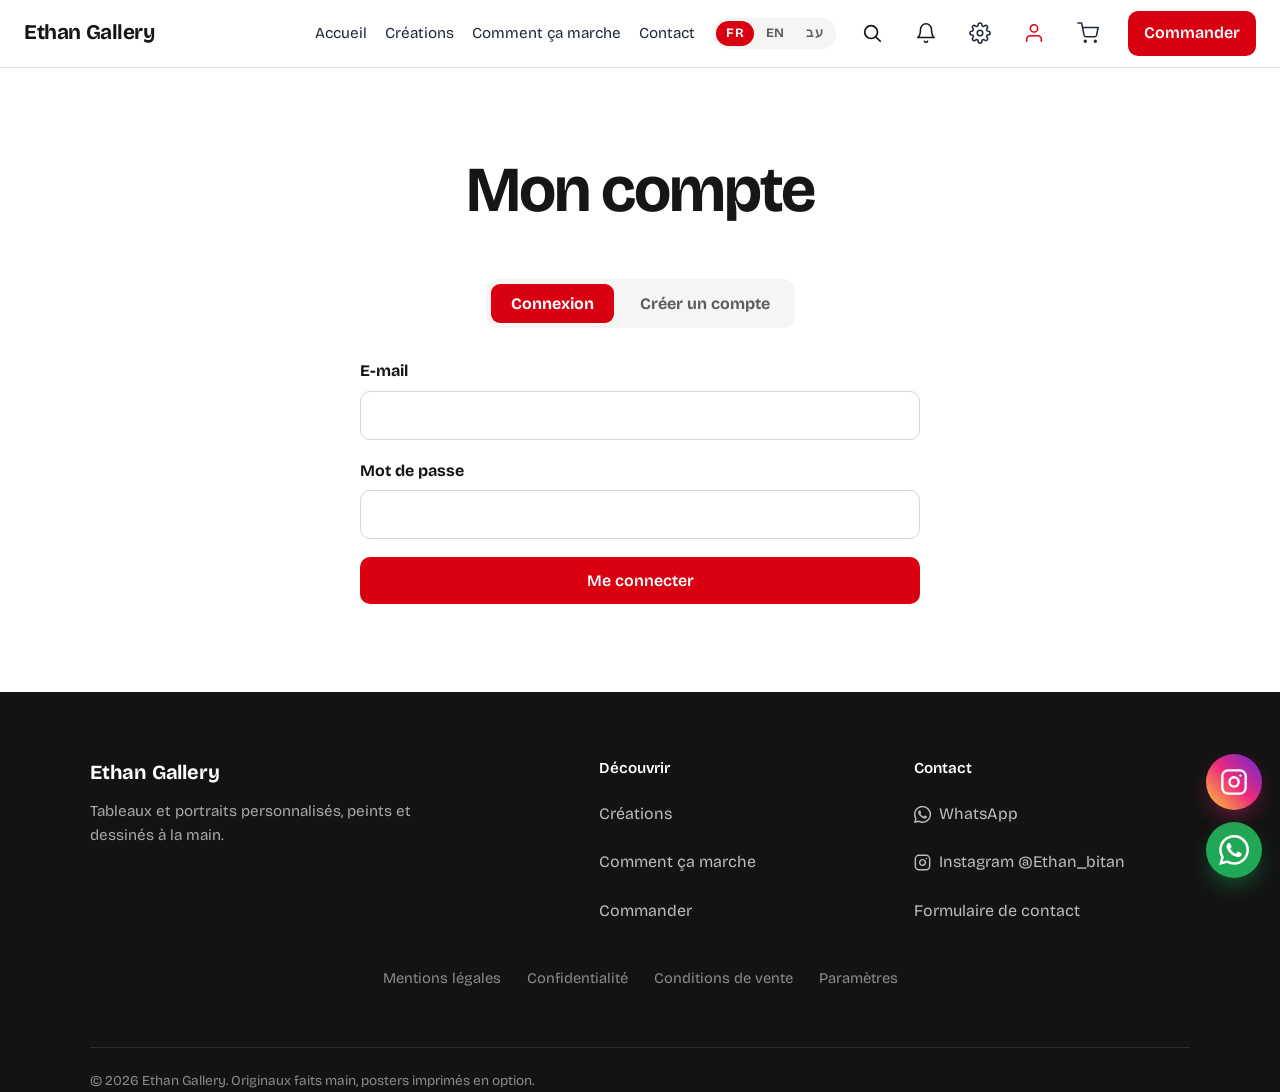
<file: compte.html>
<!DOCTYPE html>
<html lang="fr">
<head>
    <meta charset="UTF-8">
    <meta name="viewport" content="width=device-width, initial-scale=1.0, viewport-fit=cover">
    <title>Mon compte - Ethan Gallery</title>
    <meta name="description" content="Connectez-vous, gérez vos paramètres et retrouvez vos commandes.">
    <meta name="robots" content="noindex">
    <meta name="theme-color" content="#e00000">
    <meta property="og:type" content="website">
    <meta property="og:title" content="Mon compte - Ethan Gallery">
    <meta property="og:description" content="Connectez-vous, gérez vos paramètres et retrouvez vos commandes.">
    <meta property="og:image" content="dark-angel.jpeg">
    <meta property="og:site_name" content="Ethan Gallery">
    <meta property="og:locale" content="fr_FR">
    <meta name="twitter:card" content="summary_large_image">
    <link rel="icon" href="favicon.svg" type="image/svg+xml">
    <link rel="apple-touch-icon" href="apple-touch-icon.png">
    <link rel="manifest" href="manifest.webmanifest">
    <link rel="preconnect" href="https://fonts.googleapis.com">
    <link rel="preconnect" href="https://fonts.gstatic.com" crossorigin>
    <link rel="stylesheet" href="https://fonts.googleapis.com/css2?family=Bricolage+Grotesque:wght@400;600;700;800&display=swap">
    <script>try{var p=JSON.parse(localStorage.getItem("eg_prefs")||"{}");if(p.transitions===false||p.anim===false)document.documentElement.classList.add("sans-transition");if(p.theme==="sombre"||(p.theme==="auto"&&matchMedia("(prefers-color-scheme: dark)").matches))document.documentElement.classList.add("sombre");if(p.texte==="grand")document.documentElement.classList.add("grand");var l=localStorage.getItem("eg_lang");if(l==="en"||l==="he"){document.documentElement.lang=l;document.documentElement.dir=l==="he"?"rtl":"ltr"}}catch(e){}</script>
    <script>try{if(innerWidth<=800)document.documentElement.classList.add("menu-burger")}catch(e){}try{var q=JSON.parse(localStorage.getItem("eg_prefs")||"{}"),c=document.documentElement.classList;if(q.contraste)c.add("contraste");if(q.police==="lisible")c.add("police-lisible");if(q.liens)c.add("liens-soulignes");if(q.flottants===false)c.add("sans-flottants");if(q.texte==="tres-grand")c.add("tres-grand")}catch(e){}</script>
    <link rel="stylesheet" href="style.css?v=72">
</head>
<body>
<a href="#contenu" class="lien-evitement">Aller au contenu</a>
<nav>
    <a href="index.html" class="logo">Ethan Gallery</a>
    <button class="menu-mobile" id="menu-mobile" aria-label="Ouvrir le menu" aria-expanded="false" type="button">☰</button>
    <div class="liens">
        <a href="index.html">Accueil</a><a href="creations.html">Créations</a><a href="fonctionnement.html">Comment ça marche</a><a href="contact.html">Contact</a>
        <a href="commande.html" class="bouton-nav-commander">Commander</a>
    </div>
</nav>
<main id="contenu">
<section class="section">
    <h1>Mon compte</h1>
    <div id="zone-compte"></div>
</section>
</main>
<footer>
    <div class="pied">
        <div class="pied-marque"><strong>Ethan Gallery</strong><p>Tableaux et portraits personnalisés, peints et dessinés à la main.</p></div>
        <div class="pied-col"><span class="pied-titre">Découvrir</span><a href="creations.html">Créations</a><a href="fonctionnement.html">Comment ça marche</a><a href="commande.html">Commander</a></div>
        <div class="pied-col"><span class="pied-titre">Contact</span><a href="https://wa.me/972559955591" target="_blank" rel="noopener">WhatsApp</a><a href="https://instagram.com/Ethan_bitan" target="_blank" rel="noopener">Instagram @Ethan_bitan</a><a href="contact.html">Formulaire de contact</a></div>
    </div>
    <p class="pied-liens"><a href="legal.html#mentions">Mentions légales</a><a href="legal.html#confidentialite">Confidentialité</a><a href="legal.html#conditions">Conditions de vente</a><a href="parametres.html">Paramètres</a></p>
    <p class="pied-bas">© 2026 Ethan Gallery. Originaux faits main, posters imprimés en option.</p>
</footer>
<script src="script.js?v=72"></script>
<script src="extras.js?v=72"></script>
<script src="langues.js?v=72"></script>
</body>
</html>
</file>
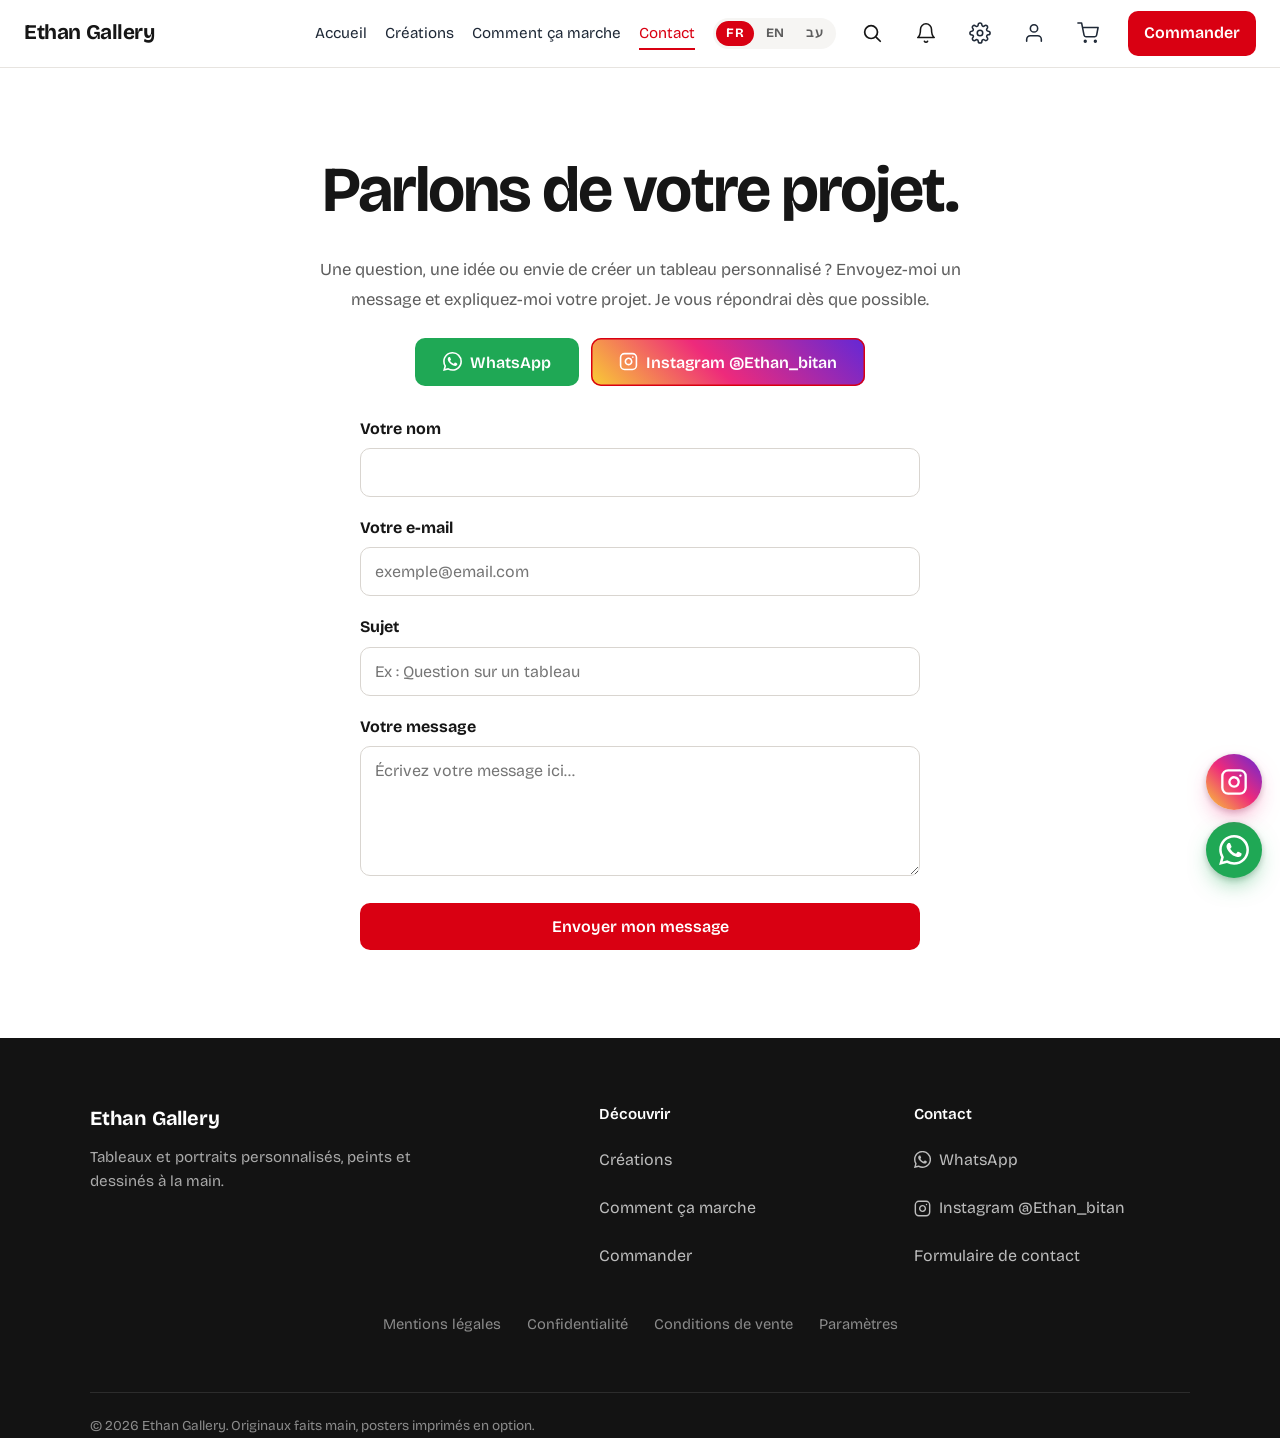
<file: contact.html>
<!DOCTYPE html>
<html lang="fr">
<head>
    <meta charset="UTF-8">
    <meta name="viewport" content="width=device-width, initial-scale=1.0, viewport-fit=cover">
    <title>Contact - Ethan Gallery</title>
    <meta name="description" content="Une question ou un projet de tableau personnalisé ? Contactez Ethan Gallery, réponse dès que possible.">
    <meta name="theme-color" content="#e00000">
    <meta property="og:type" content="website">
    <meta property="og:title" content="Contact - Ethan Gallery">
    <meta property="og:description" content="Une question ou un projet de tableau personnalisé ? Contactez Ethan Gallery, réponse dès que possible.">
    <meta property="og:image" content="dark-angel.jpeg">
    <meta property="og:site_name" content="Ethan Gallery">
    <meta property="og:locale" content="fr_FR">
    <meta name="twitter:card" content="summary_large_image">
    <link rel="icon" href="favicon.svg" type="image/svg+xml">
    <link rel="apple-touch-icon" href="apple-touch-icon.png">
    <link rel="manifest" href="manifest.webmanifest">
    <link rel="preconnect" href="https://fonts.googleapis.com">
    <link rel="preconnect" href="https://fonts.gstatic.com" crossorigin>
    <link rel="stylesheet" href="https://fonts.googleapis.com/css2?family=Bricolage+Grotesque:wght@400;600;700;800&display=swap">
    <script>try{var p=JSON.parse(localStorage.getItem("eg_prefs")||"{}");if(p.transitions===false||p.anim===false)document.documentElement.classList.add("sans-transition");if(p.theme==="sombre"||(p.theme==="auto"&&matchMedia("(prefers-color-scheme: dark)").matches))document.documentElement.classList.add("sombre");if(p.texte==="grand")document.documentElement.classList.add("grand");var l=localStorage.getItem("eg_lang");if(l==="en"||l==="he"){document.documentElement.lang=l;document.documentElement.dir=l==="he"?"rtl":"ltr"}}catch(e){}</script>
    <script>try{if(innerWidth<=800)document.documentElement.classList.add("menu-burger")}catch(e){}try{var q=JSON.parse(localStorage.getItem("eg_prefs")||"{}"),c=document.documentElement.classList;if(q.contraste)c.add("contraste");if(q.police==="lisible")c.add("police-lisible");if(q.liens)c.add("liens-soulignes");if(q.flottants===false)c.add("sans-flottants");if(q.texte==="tres-grand")c.add("tres-grand")}catch(e){}</script>
    <link rel="stylesheet" href="style.css?v=72">
</head>
<body>
<a href="#contenu" class="lien-evitement">Aller au contenu</a>
<nav>
    <a href="index.html" class="logo">Ethan Gallery</a>
    <button class="menu-mobile" id="menu-mobile" aria-label="Ouvrir le menu" aria-expanded="false" type="button">☰</button>
    <div class="liens">
        <a href="index.html">Accueil</a><a href="creations.html">Créations</a><a href="fonctionnement.html">Comment ça marche</a><a href="contact.html" aria-current="page">Contact</a>
        <a href="commande.html" class="bouton-nav-commander">Commander</a>
    </div>
</nav>
<main id="contenu">
<section class="section">
    <h1>Parlons de votre projet.</h1>
    <p>Une question, une idée ou envie de créer un tableau personnalisé ? Envoyez-moi un message et expliquez-moi votre projet. Je vous répondrai dès que possible.</p>
    <div class="reseaux">
        <a class="bouton whatsapp" href="https://wa.me/972559955591" target="_blank" rel="noopener">WhatsApp</a>
        <a class="bouton contour" href="https://instagram.com/Ethan_bitan" target="_blank" rel="noopener">Instagram @Ethan_bitan</a>
    </div>
    <form id="formulaire" class="formulaire" action="https://formspree.io/f/xeaeoegv" method="POST">
        <p id="confirmation" class="message-etat" role="status"></p>
        <div class="champ"><label for="nom">Votre nom</label><input id="nom" name="nom" type="text" autocomplete="name" required></div>
        <div class="champ"><label for="email">Votre e-mail</label><input id="email" name="email" type="email" autocomplete="email" placeholder="exemple@email.com" required></div>
        <div class="champ"><label for="sujet">Sujet</label><input id="sujet" name="sujet" type="text" placeholder="Ex : Question sur un tableau"></div>
        <div class="champ"><label for="message">Votre message</label><textarea id="message" name="message" placeholder="Écrivez votre message ici..." required></textarea></div>
        <input type="text" name="_gotcha" class="cache" tabindex="-1" autocomplete="off" aria-hidden="true">
        <button type="submit" class="bouton">Envoyer mon message</button>
    </form>
</section>
</main>
<footer>
    <div class="pied">
        <div class="pied-marque"><strong>Ethan Gallery</strong><p>Tableaux et portraits personnalisés, peints et dessinés à la main.</p></div>
        <div class="pied-col"><span class="pied-titre">Découvrir</span><a href="creations.html">Créations</a><a href="fonctionnement.html">Comment ça marche</a><a href="commande.html">Commander</a></div>
        <div class="pied-col"><span class="pied-titre">Contact</span><a href="https://wa.me/972559955591" target="_blank" rel="noopener">WhatsApp</a><a href="https://instagram.com/Ethan_bitan" target="_blank" rel="noopener">Instagram @Ethan_bitan</a><a href="contact.html">Formulaire de contact</a></div>
    </div>
    <p class="pied-liens"><a href="legal.html#mentions">Mentions légales</a><a href="legal.html#confidentialite">Confidentialité</a><a href="legal.html#conditions">Conditions de vente</a><a href="parametres.html">Paramètres</a></p>
    <p class="pied-bas">© 2026 Ethan Gallery. Originaux faits main, posters imprimés en option.</p>
</footer>
<script src="script.js?v=72"></script>
<script src="extras.js?v=72"></script>
<script src="langues.js?v=72"></script>
</body>
</html>
</file>
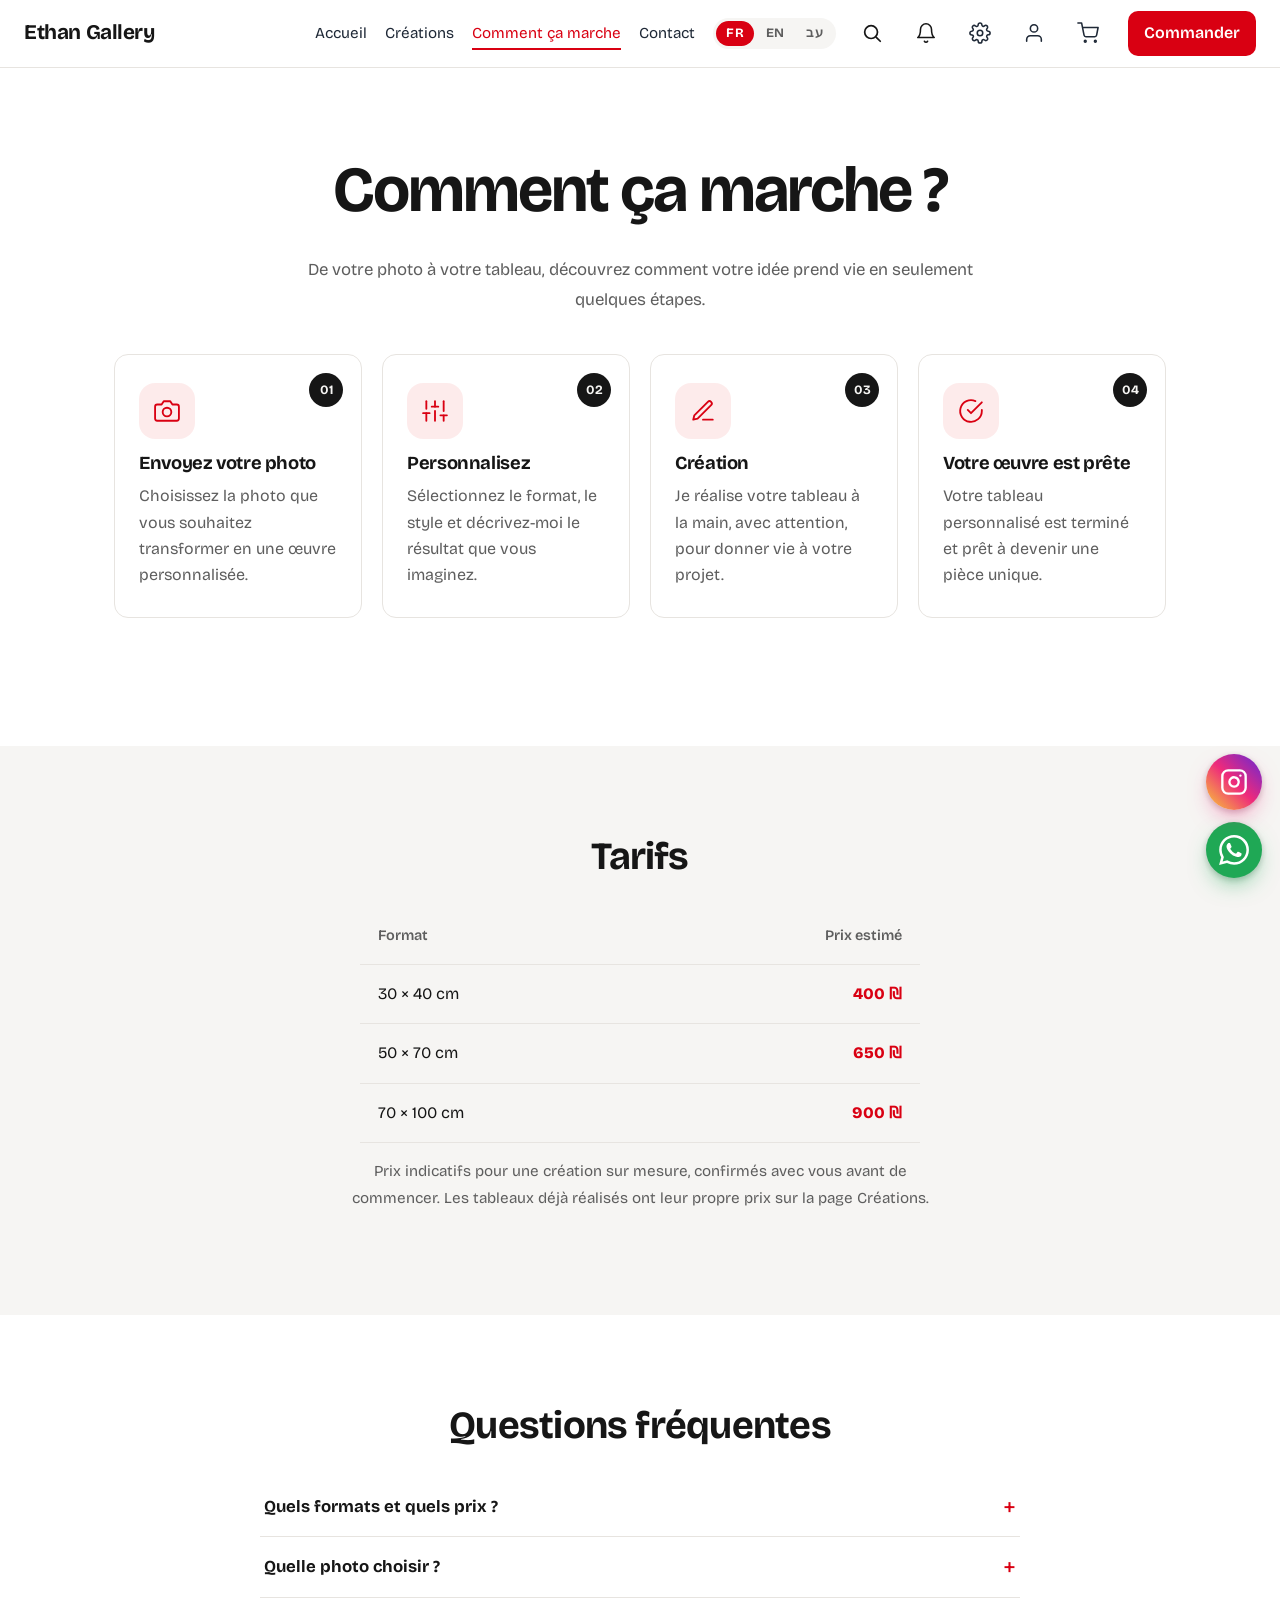
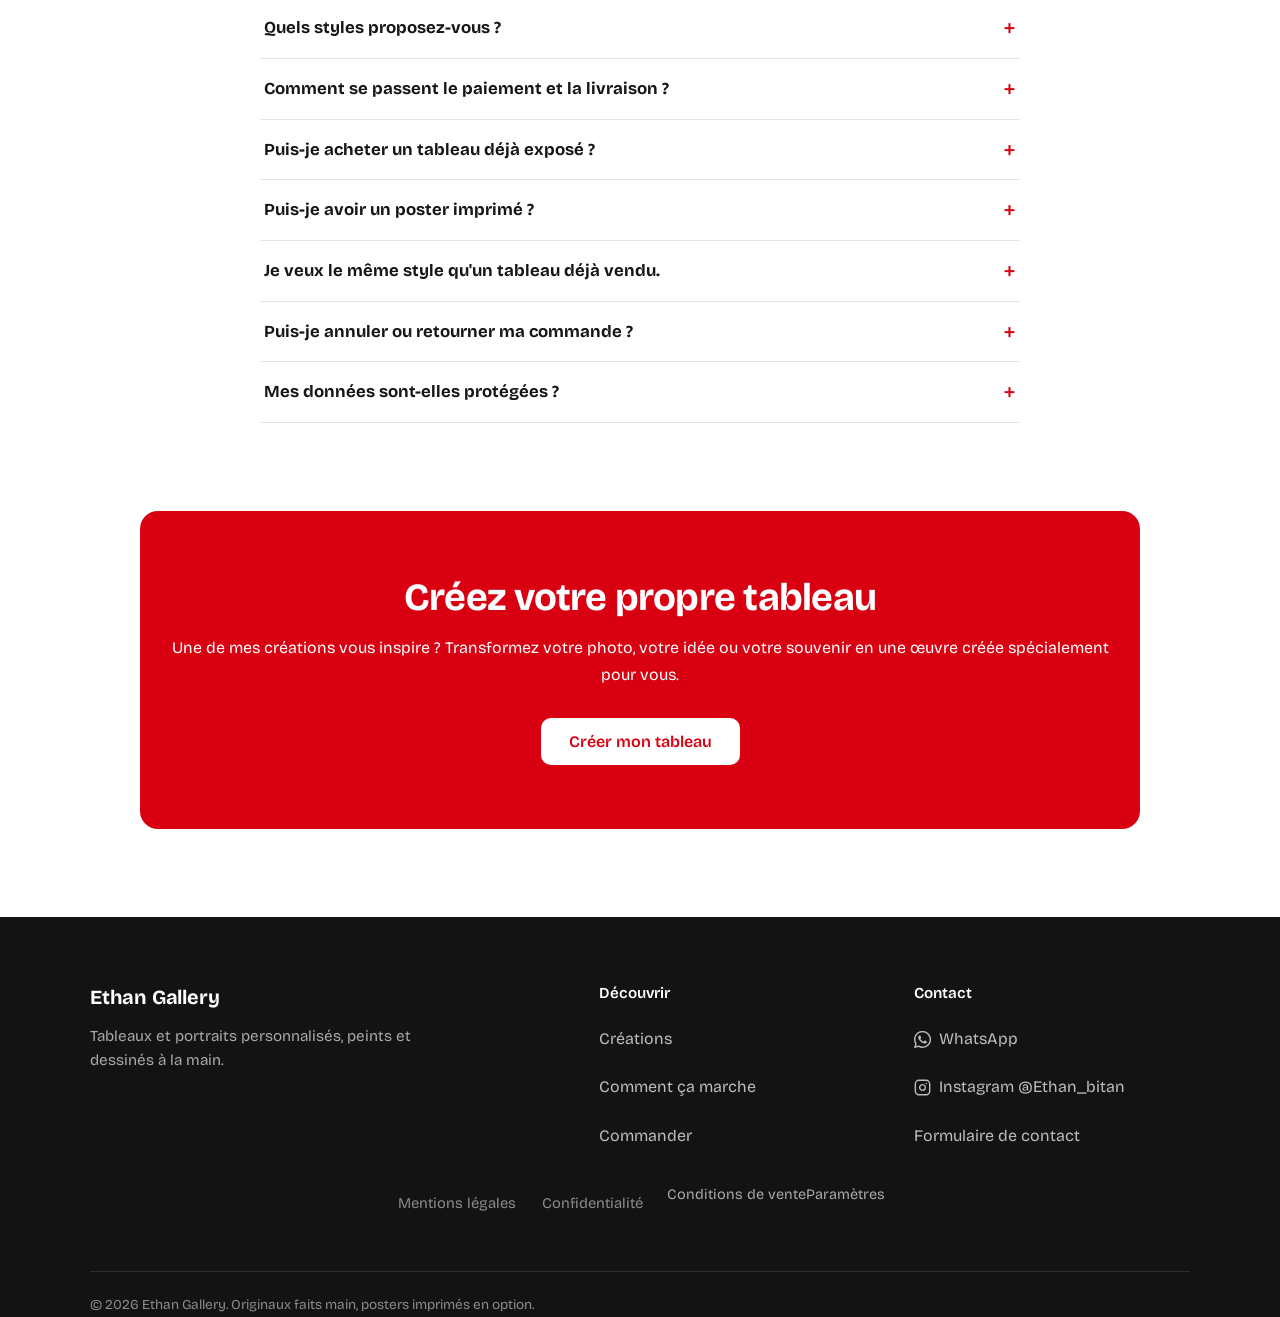
<file: fonctionnement.html>
<!DOCTYPE html>
<html lang="fr">
<head>
    <meta charset="UTF-8">
    <meta name="viewport" content="width=device-width, initial-scale=1.0, viewport-fit=cover">
    <title>Comment ça marche - Ethan Gallery</title>
    <meta name="description" content="De votre photo à votre tableau en 4 étapes, avec les tarifs par format et les réponses aux questions fréquentes.">
    <meta name="theme-color" content="#e00000">
    <meta property="og:type" content="website">
    <meta property="og:title" content="Comment ça marche - Ethan Gallery">
    <meta property="og:description" content="De votre photo à votre tableau en 4 étapes, avec les tarifs par format et les réponses aux questions fréquentes.">
    <meta property="og:image" content="dark-angel.jpeg">
    <meta property="og:site_name" content="Ethan Gallery">
    <meta property="og:locale" content="fr_FR">
    <meta name="twitter:card" content="summary_large_image">
    <link rel="icon" href="favicon.svg" type="image/svg+xml">
    <link rel="apple-touch-icon" href="apple-touch-icon.png">
    <link rel="manifest" href="manifest.webmanifest">
    <link rel="preconnect" href="https://fonts.googleapis.com">
    <link rel="preconnect" href="https://fonts.gstatic.com" crossorigin>
    <link rel="stylesheet" href="https://fonts.googleapis.com/css2?family=Bricolage+Grotesque:wght@400;600;700;800&display=swap">
    <script>try{var p=JSON.parse(localStorage.getItem("eg_prefs")||"{}");if(p.transitions===false||p.anim===false)document.documentElement.classList.add("sans-transition");if(p.theme==="sombre"||(p.theme==="auto"&&matchMedia("(prefers-color-scheme: dark)").matches))document.documentElement.classList.add("sombre");if(p.texte==="grand")document.documentElement.classList.add("grand");var l=localStorage.getItem("eg_lang");if(l==="en"||l==="he"){document.documentElement.lang=l;document.documentElement.dir=l==="he"?"rtl":"ltr"}}catch(e){}</script>
    <script>try{if(innerWidth<=800)document.documentElement.classList.add("menu-burger")}catch(e){}try{var q=JSON.parse(localStorage.getItem("eg_prefs")||"{}"),c=document.documentElement.classList;if(q.contraste)c.add("contraste");if(q.police==="lisible")c.add("police-lisible");if(q.liens)c.add("liens-soulignes");if(q.flottants===false)c.add("sans-flottants");if(q.texte==="tres-grand")c.add("tres-grand")}catch(e){}</script>
    <link rel="stylesheet" href="style.css?v=72">
</head>
<body>
<a href="#contenu" class="lien-evitement">Aller au contenu</a>
<nav>
    <a href="index.html" class="logo">Ethan Gallery</a>
    <button class="menu-mobile" id="menu-mobile" aria-label="Ouvrir le menu" aria-expanded="false" type="button">☰</button>
    <div class="liens">
        <a href="index.html">Accueil</a><a href="creations.html">Créations</a><a href="fonctionnement.html" aria-current="page">Comment ça marche</a><a href="contact.html">Contact</a>
        <a href="commande.html" class="bouton-nav-commander">Commander</a>
    </div>
</nav>
<main id="contenu">
<section class="section" id="comment-ca-marche">
    <h1>Comment ça marche ?</h1>
    <p>De votre photo à votre tableau, découvrez comment votre idée prend vie en seulement quelques étapes.</p>
    <div class="etapes"><div class="etape"><span class="etape-ico" aria-hidden="true"><svg width="26" height="26" viewBox="0 0 24 24" fill="none" stroke="currentColor" stroke-width="1.7" stroke-linecap="round" stroke-linejoin="round"><path d="M23 19a2 2 0 0 1-2 2H3a2 2 0 0 1-2-2V8a2 2 0 0 1 2-2h4l2-3h6l2 3h4a2 2 0 0 1 2 2z"/><circle cx="12" cy="13" r="4"/></svg></span><span class="num">01</span><h3>Envoyez votre photo</h3><p>Choisissez la photo que vous souhaitez transformer en une œuvre personnalisée.</p></div><div class="etape"><span class="etape-ico" aria-hidden="true"><svg width="26" height="26" viewBox="0 0 24 24" fill="none" stroke="currentColor" stroke-width="1.7" stroke-linecap="round" stroke-linejoin="round"><line x1="4" y1="21" x2="4" y2="14"/><line x1="4" y1="10" x2="4" y2="3"/><line x1="12" y1="21" x2="12" y2="12"/><line x1="12" y1="8" x2="12" y2="3"/><line x1="20" y1="21" x2="20" y2="16"/><line x1="20" y1="12" x2="20" y2="3"/><line x1="1" y1="14" x2="7" y2="14"/><line x1="9" y1="8" x2="15" y2="8"/><line x1="17" y1="16" x2="23" y2="16"/></svg></span><span class="num">02</span><h3>Personnalisez</h3><p>Sélectionnez le format, le style et décrivez-moi le résultat que vous imaginez.</p></div><div class="etape"><span class="etape-ico" aria-hidden="true"><svg width="26" height="26" viewBox="0 0 24 24" fill="none" stroke="currentColor" stroke-width="1.7" stroke-linecap="round" stroke-linejoin="round"><path d="M12 20h9"/><path d="M16.5 3.5a2.12 2.12 0 0 1 3 3L7 19l-4 1 1-4L16.5 3.5z"/></svg></span><span class="num">03</span><h3>Création</h3><p>Je réalise votre tableau à la main, avec attention, pour donner vie à votre projet.</p></div><div class="etape"><span class="etape-ico" aria-hidden="true"><svg width="26" height="26" viewBox="0 0 24 24" fill="none" stroke="currentColor" stroke-width="1.7" stroke-linecap="round" stroke-linejoin="round"><path d="M22 11.08V12a10 10 0 1 1-5.93-9.14"/><polyline points="22 4 12 14.01 9 11.01"/></svg></span><span class="num">04</span><h3>Votre œuvre est prête</h3><p>Votre tableau personnalisé est terminé et prêt à devenir une pièce unique.</p></div></div>
</section>
<section class="section fond-doux" id="tarifs">
    <h2>Tarifs</h2>
    <table class="tarifs">
        <caption class="cache">Prix estimés selon le format</caption>
        <thead><tr><th scope="col">Format</th><th scope="col">Prix estimé</th></tr></thead>
        <tbody>
            <tr><td>30 × 40 cm</td><td data-prix="30x40"></td></tr>
            <tr><td>50 × 70 cm</td><td data-prix="50x70"></td></tr>
            <tr><td>70 × 100 cm</td><td data-prix="70x100"></td></tr>
        </tbody>
    </table>
    <p class="note">Prix indicatifs pour une création sur mesure, confirmés avec vous avant de commencer. Les tableaux déjà réalisés ont leur propre prix sur la page Créations.</p>
</section>
<section class="section" id="faq">
    <h2>Questions fréquentes</h2>
    <div class="faq"><details><summary>Quels formats et quels prix ?</summary><p>Trois formats : 30 × 40 cm, 50 × 70 cm et 70 × 100 cm. Le prix est estimé à l'avance selon la taille, puis confirmé ensemble sur WhatsApp avant de commencer.</p></details><details><summary>Quelle photo choisir ?</summary><p>Une photo nette, bien éclairée et pas trop recadrée donne le meilleur résultat. Envoyez-la telle quelle depuis votre téléphone, sans la compresser.</p></details><details><summary>Quels styles proposez-vous ?</summary><p>Portrait, Pop Art, ou « laissez l'artiste choisir » si vous préférez me faire confiance. Vous pouvez aussi préciser couleurs et ambiance dans votre message.</p></details><details><summary>Comment se passent le paiement et la livraison ?</summary><p>Tout se règle directement avec moi sur WhatsApp : on convient ensemble du paiement et de la remise ou de l'envoi de votre tableau.</p></details><details><summary>Puis-je acheter un tableau déjà exposé ?</summary><p>Oui, ceux marqués disponibles sur la page Créations. Chaque tableau est une pièce unique : une fois vendu, il devient indisponible.</p></details><details><summary>Puis-je avoir un poster imprimé ?</summary><p>Oui, chaque création de la page Créations existe en poster imprimé, avec ou sans cadre, de 150 à 200 ₪ selon le tableau, plus 70 ₪ avec cadre. Même quand l'original est vendu, le poster reste disponible. Le format est confirmé avec vous sur WhatsApp.</p></details><details><summary>Je veux le même style qu'un tableau déjà vendu.</summary><p>Pas de souci : commandez une création sur mesure et indiquez-moi dans votre message quel tableau vous a inspiré.</p></details><details><summary>Puis-je annuler ou retourner ma commande ?</summary><p>Un tableau sur commande est réalisé sur mesure : une fois commencé, il ne peut en principe ni être annulé ni échangé. En cas de souci avec une commande, écrivez-moi vite et nous trouverons une solution. Tous les détails sont dans les conditions de vente.</p></details><details><summary>Mes données sont-elles protégées ?</summary><p>Oui. Le site n'utilise ni publicité ni cookies de suivi. Votre panier, vos favoris et vos réglages restent sur votre appareil, et vous pouvez tout télécharger ou effacer dans les Paramètres.</p></details></div>
</section>
<section class="creation-commande">
    <h2>Créez votre propre tableau</h2>
    <p>Une de mes créations vous inspire ? Transformez votre photo, votre idée ou votre souvenir en une œuvre créée spécialement pour vous.</p>
    <a href="commande.html" class="bouton">Créer mon tableau</a>
</section>
</main>
<footer>
    <div class="pied">
        <div class="pied-marque"><strong>Ethan Gallery</strong><p>Tableaux et portraits personnalisés, peints et dessinés à la main.</p></div>
        <div class="pied-col"><span class="pied-titre">Découvrir</span><a href="creations.html">Créations</a><a href="fonctionnement.html">Comment ça marche</a><a href="commande.html">Commander</a></div>
        <div class="pied-col"><span class="pied-titre">Contact</span><a href="https://wa.me/972559955591" target="_blank" rel="noopener">WhatsApp</a><a href="https://instagram.com/Ethan_bitan" target="_blank" rel="noopener">Instagram @Ethan_bitan</a><a href="contact.html">Formulaire de contact</a></div>
    </div>
    <p class="pied-liens"><a href="legal.html#mentions">Mentions légales</a><a href="legal.html#confidentialite">Confidentialité</a>Conditions de venteParamètres</p>
    <p class="pied-bas">© 2026 Ethan Gallery. Originaux faits main, posters imprimés en option.</p>
</footer>
<script src="script.js?v=72"></script>
<script src="extras.js?v=72"></script>
<script src="langues.js?v=72"></script>
</body>
</html>
</file>
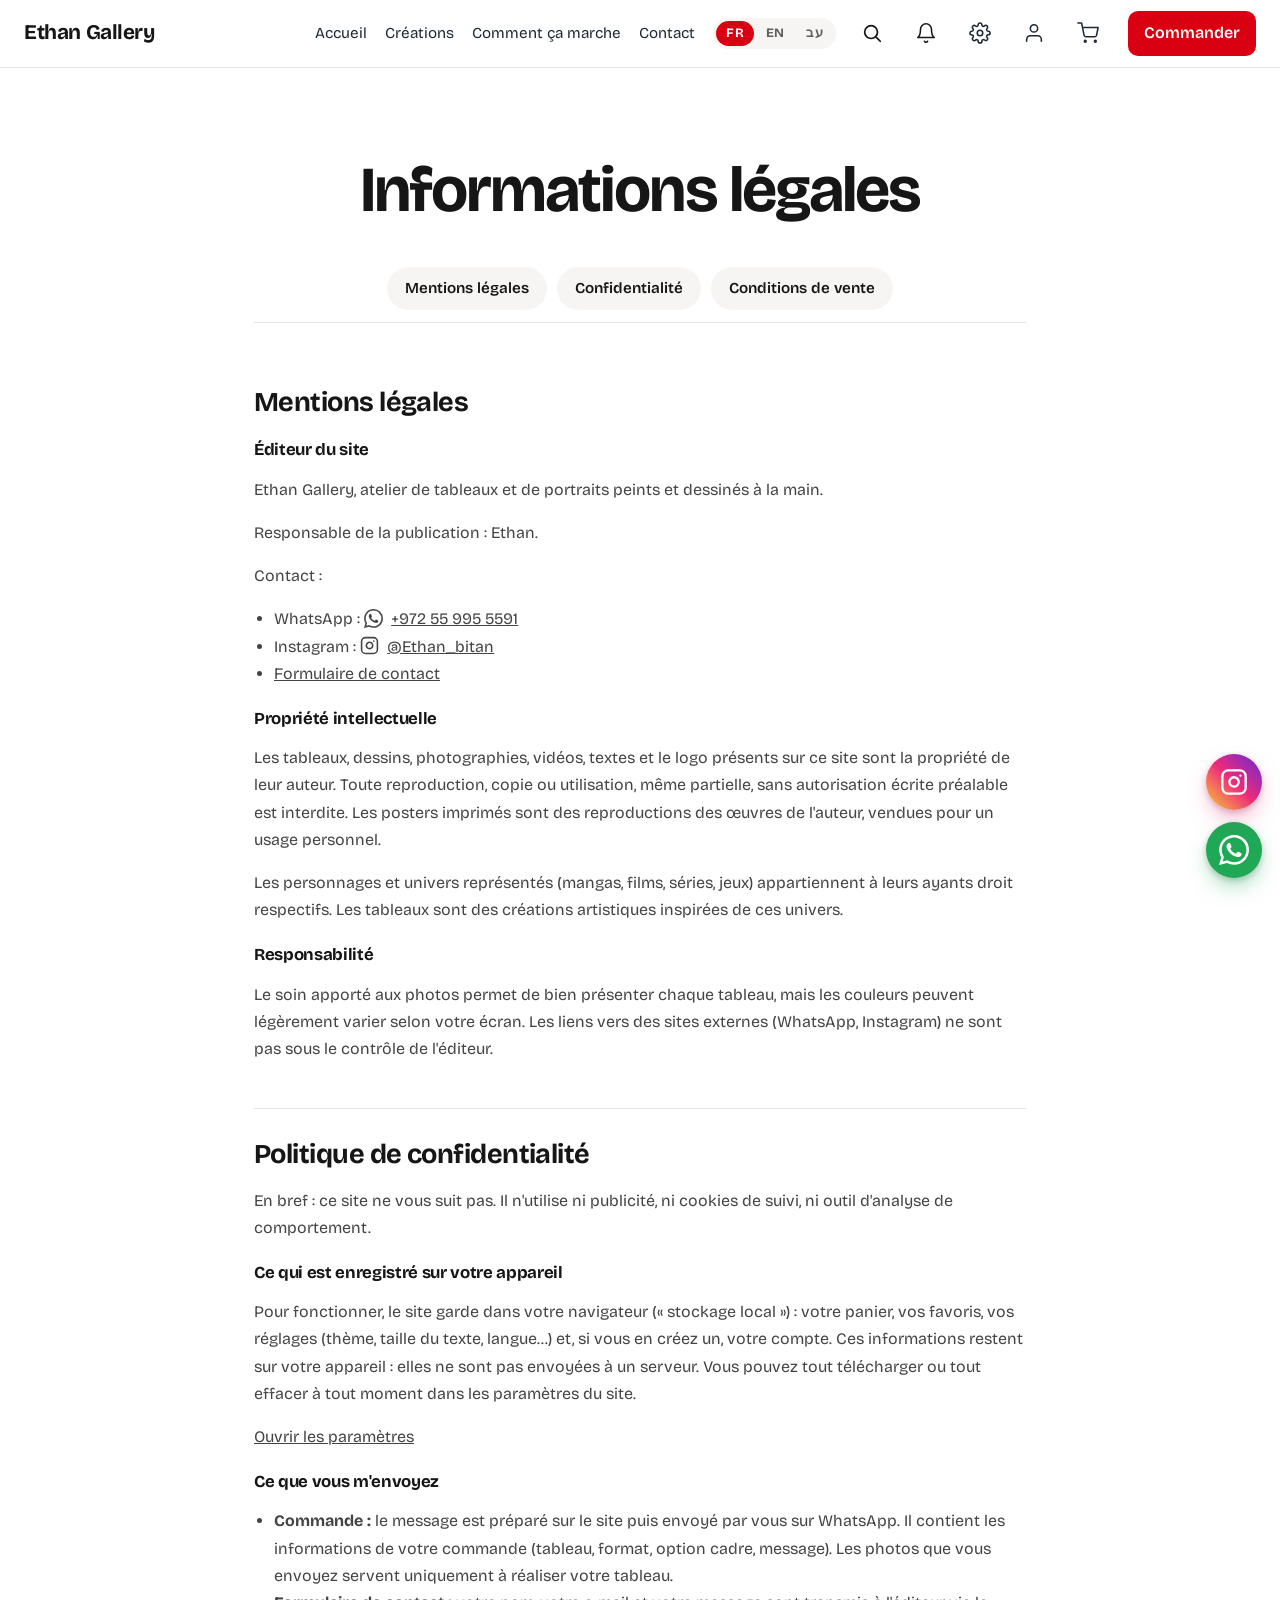
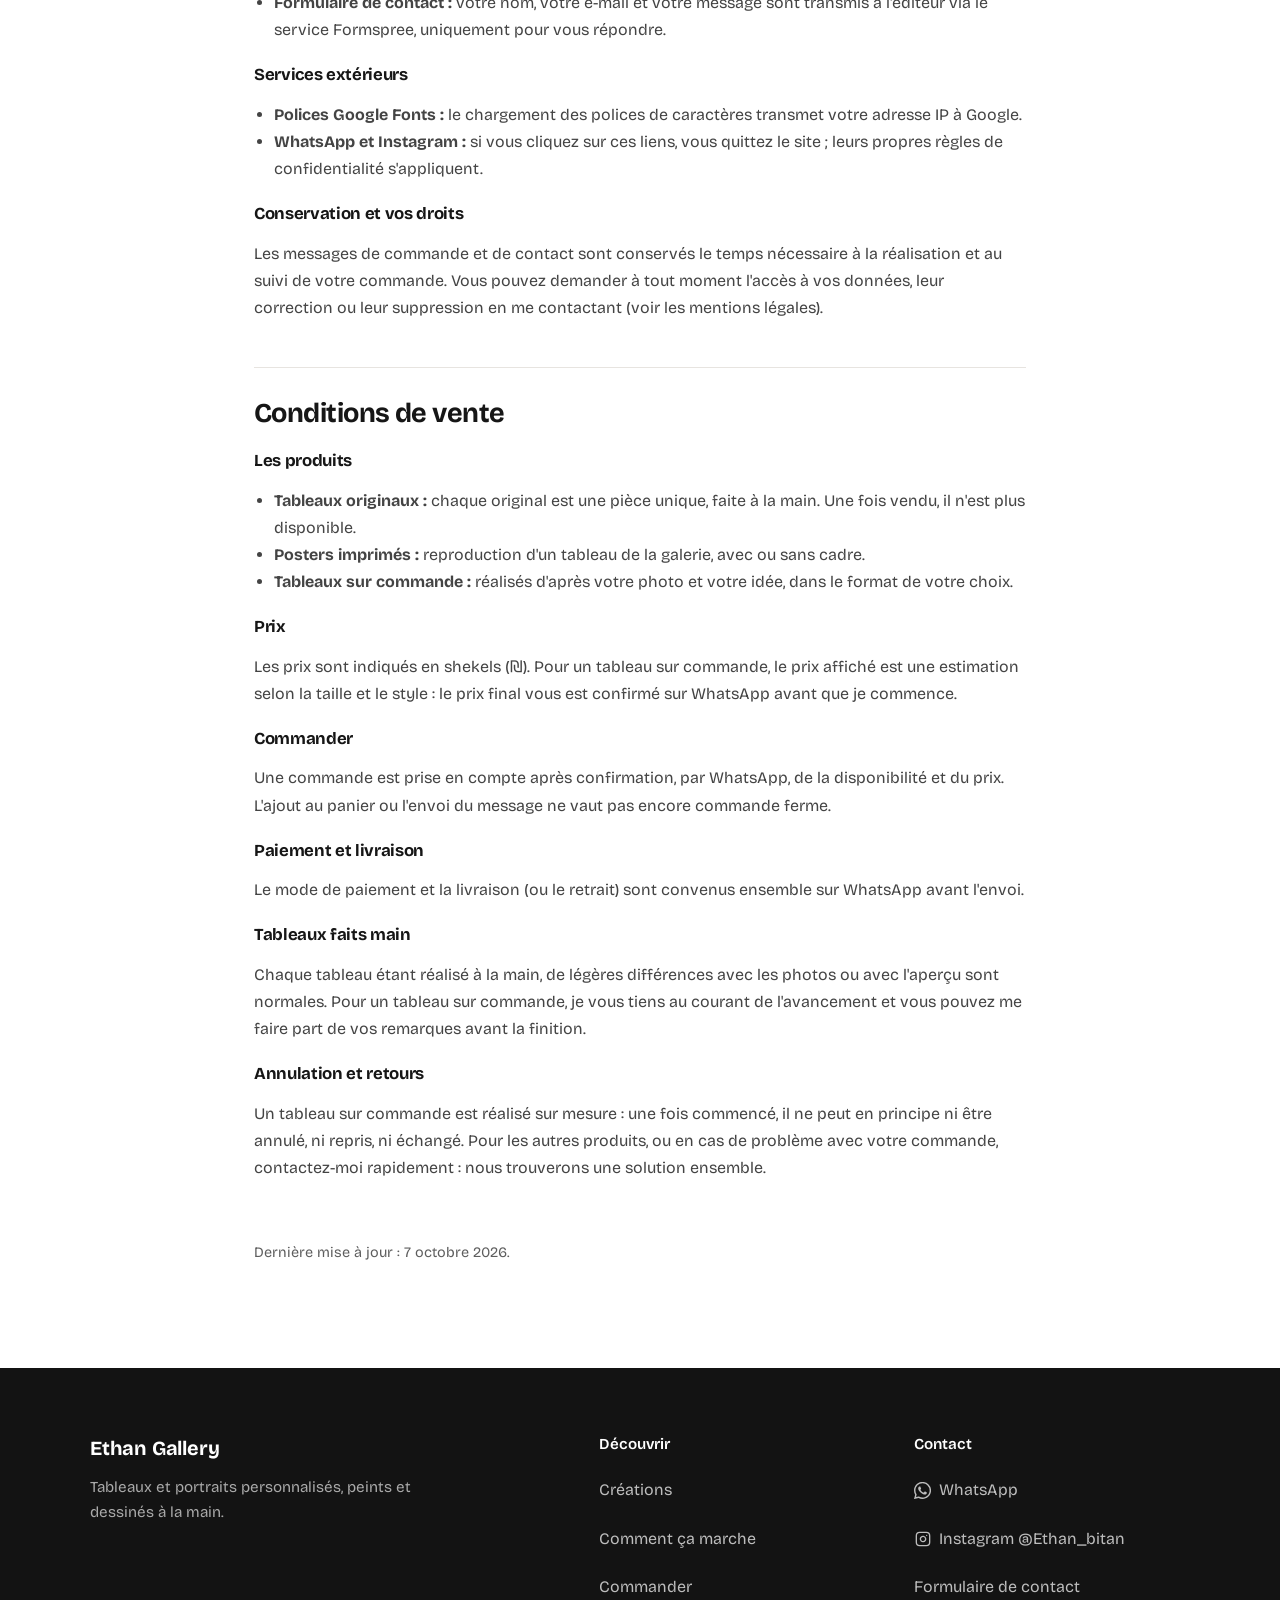
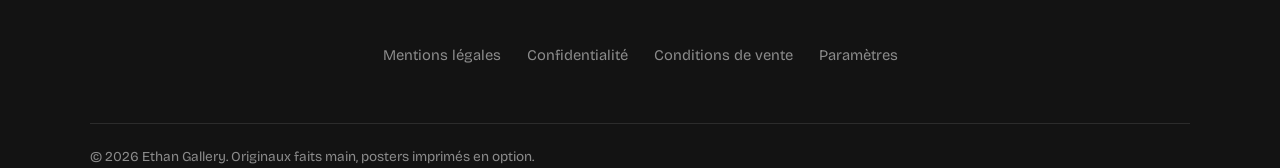
<file: legal.html>
<!DOCTYPE html>
<html lang="fr">
<head>
    <meta charset="UTF-8">
    <meta name="viewport" content="width=device-width, initial-scale=1.0, viewport-fit=cover">
    <title>Informations légales - Ethan Gallery</title>
    <meta name="description" content="Mentions légales, politique de confidentialité et conditions de vente de Ethan Gallery.">
    
    <meta name="theme-color" content="#e00000">
    <meta property="og:type" content="website">
    <meta property="og:title" content="Informations légales - Ethan Gallery">
    <meta property="og:description" content="Mentions légales, politique de confidentialité et conditions de vente de Ethan Gallery.">
    <meta property="og:image" content="dark-angel.jpeg">
    <meta property="og:site_name" content="Ethan Gallery">
    <meta property="og:locale" content="fr_FR">
    <meta name="twitter:card" content="summary_large_image">
    <link rel="icon" href="favicon.svg" type="image/svg+xml">
    <link rel="apple-touch-icon" href="apple-touch-icon.png">
    <link rel="manifest" href="manifest.webmanifest">
    <link rel="preconnect" href="https://fonts.googleapis.com">
    <link rel="preconnect" href="https://fonts.gstatic.com" crossorigin>
    <link rel="stylesheet" href="https://fonts.googleapis.com/css2?family=Bricolage+Grotesque:wght@400;600;700;800&display=swap">
    <script>try{var p=JSON.parse(localStorage.getItem("eg_prefs")||"{}");if(p.transitions===false||p.anim===false)document.documentElement.classList.add("sans-transition");if(p.theme==="sombre"||(p.theme==="auto"&&matchMedia("(prefers-color-scheme: dark)").matches))document.documentElement.classList.add("sombre");if(p.texte==="grand")document.documentElement.classList.add("grand");var l=localStorage.getItem("eg_lang");if(l==="en"||l==="he"){document.documentElement.lang=l;document.documentElement.dir=l==="he"?"rtl":"ltr"}}catch(e){}</script>
    <script>try{if(innerWidth<=800)document.documentElement.classList.add("menu-burger")}catch(e){}try{var q=JSON.parse(localStorage.getItem("eg_prefs")||"{}"),c=document.documentElement.classList;if(q.contraste)c.add("contraste");if(q.police==="lisible")c.add("police-lisible");if(q.liens)c.add("liens-soulignes");if(q.flottants===false)c.add("sans-flottants");if(q.texte==="tres-grand")c.add("tres-grand")}catch(e){}</script>
    <link rel="stylesheet" href="style.css?v=72">
</head>
<body>
<a href="#contenu" class="lien-evitement">Aller au contenu</a>
<nav>
    <a href="index.html" class="logo">Ethan Gallery</a>
    <button class="menu-mobile" id="menu-mobile" aria-label="Ouvrir le menu" aria-expanded="false" type="button">☰</button>
    <div class="liens">
        <a href="index.html">Accueil</a><a href="creations.html">Créations</a><a href="fonctionnement.html">Comment ça marche</a><a href="contact.html">Contact</a>
        <a href="commande.html" class="bouton-nav-commander">Commander</a>
    </div>
</nav>
<main id="contenu">
<section class="section legal">
    <h1>Informations légales</h1>
    <nav class="legal-onglets" aria-label="Sections"><a href="#mentions">Mentions légales</a><a href="#confidentialite">Confidentialité</a><a href="#conditions">Conditions de vente</a></nav>
    <div class="legal-corps">
        <article id="mentions">
            <h2>Mentions légales</h2>
            <h3>Éditeur du site</h3>
            <p id="l-nom">Ethan Gallery, atelier de tableaux et de portraits peints et dessinés à la main.</p>
            <p id="l-resp">Responsable de la publication : Ethan.</p>
            <p id="l-adresse" hidden></p>
            <p>Contact :</p>
            <ul>
                <li>WhatsApp : <a href="https://wa.me/972559955591" target="_blank" rel="noopener">+972 55 995 5591</a></li>
                <li>Instagram : <a href="https://instagram.com/Ethan_bitan" target="_blank" rel="noopener">@Ethan_bitan</a></li>
                <li><a href="contact.html">Formulaire de contact</a></li>
            </ul>
            <p id="l-heberg" hidden></p>
            <h3>Propriété intellectuelle</h3>
            <p>Les tableaux, dessins, photographies, vidéos, textes et le logo présents sur ce site sont la propriété de leur auteur. Toute reproduction, copie ou utilisation, même partielle, sans autorisation écrite préalable est interdite. Les posters imprimés sont des reproductions des œuvres de l'auteur, vendues pour un usage personnel.</p>
            <p>Les personnages et univers représentés (mangas, films, séries, jeux) appartiennent à leurs ayants droit respectifs. Les tableaux sont des créations artistiques inspirées de ces univers.</p>
            <h3>Responsabilité</h3>
            <p>Le soin apporté aux photos permet de bien présenter chaque tableau, mais les couleurs peuvent légèrement varier selon votre écran. Les liens vers des sites externes (WhatsApp, Instagram) ne sont pas sous le contrôle de l'éditeur.</p>
        </article>
        <article id="confidentialite">
            <h2>Politique de confidentialité</h2>
            <p>En bref : ce site ne vous suit pas. Il n'utilise ni publicité, ni cookies de suivi, ni outil d'analyse de comportement.</p>
            <h3>Ce qui est enregistré sur votre appareil</h3>
            <p>Pour fonctionner, le site garde dans votre navigateur (« stockage local ») : votre panier, vos favoris, vos réglages (thème, taille du texte, langue…) et, si vous en créez un, votre compte. Ces informations restent sur votre appareil : elles ne sont pas envoyées à un serveur. Vous pouvez tout télécharger ou tout effacer à tout moment dans les paramètres du site.</p>
            <p><a href="parametres.html">Ouvrir les paramètres</a></p>
            <h3>Ce que vous m'envoyez</h3>
            <ul>
                <li><strong>Commande :</strong> le message est préparé sur le site puis envoyé par vous sur WhatsApp. Il contient les informations de votre commande (tableau, format, option cadre, message). Les photos que vous envoyez servent uniquement à réaliser votre tableau.</li>
                <li><strong>Formulaire de contact :</strong> votre nom, votre e-mail et votre message sont transmis à l'éditeur via le service Formspree, uniquement pour vous répondre.</li>
            </ul>
            <h3>Services extérieurs</h3>
            <ul>
                <li><strong>Polices Google Fonts :</strong> le chargement des polices de caractères transmet votre adresse IP à Google.</li>
                <li><strong>WhatsApp et Instagram :</strong> si vous cliquez sur ces liens, vous quittez le site ; leurs propres règles de confidentialité s'appliquent.</li>
                <li id="l-stats" hidden><strong>Statistiques de visite :</strong> le site mesure le nombre de visites avec un outil respectueux de la vie privée, sans cookie et sans profil individuel.</li>
            </ul>
            <h3>Conservation et vos droits</h3>
            <p>Les messages de commande et de contact sont conservés le temps nécessaire à la réalisation et au suivi de votre commande. Vous pouvez demander à tout moment l'accès à vos données, leur correction ou leur suppression en me contactant (voir les mentions légales).</p>
        </article>
        <article id="conditions">
            <h2>Conditions de vente</h2>
            <h3>Les produits</h3>
            <ul>
                <li><strong>Tableaux originaux :</strong> chaque original est une pièce unique, faite à la main. Une fois vendu, il n'est plus disponible.</li>
                <li><strong>Posters imprimés :</strong> reproduction d'un tableau de la galerie, avec ou sans cadre.</li>
                <li><strong>Tableaux sur commande :</strong> réalisés d'après votre photo et votre idée, dans le format de votre choix.</li>
            </ul>
            <h3>Prix</h3>
            <p>Les prix sont indiqués en shekels (₪). Pour un tableau sur commande, le prix affiché est une estimation selon la taille et le style : le prix final vous est confirmé sur WhatsApp avant que je commence.</p>
            <h3>Commander</h3>
            <p>Une commande est prise en compte après confirmation, par WhatsApp, de la disponibilité et du prix. L'ajout au panier ou l'envoi du message ne vaut pas encore commande ferme.</p>
            <h3>Paiement et livraison</h3>
            <p>Le mode de paiement et la livraison (ou le retrait) sont convenus ensemble sur WhatsApp avant l'envoi.</p>
            <h3>Tableaux faits main</h3>
            <p>Chaque tableau étant réalisé à la main, de légères différences avec les photos ou avec l'aperçu sont normales. Pour un tableau sur commande, je vous tiens au courant de l'avancement et vous pouvez me faire part de vos remarques avant la finition.</p>
            <h3>Annulation et retours</h3>
            <p>Un tableau sur commande est réalisé sur mesure : une fois commencé, il ne peut en principe ni être annulé, ni repris, ni échangé. Pour les autres produits, ou en cas de problème avec votre commande, contactez-moi rapidement : nous trouverons une solution ensemble.</p>
        </article>
        <p class="maj">Dernière mise à jour : 7 octobre 2026.</p>
    </div>
</section>
</main>
<footer>
    <div class="pied">
        <div class="pied-marque"><strong>Ethan Gallery</strong><p>Tableaux et portraits personnalisés, peints et dessinés à la main.</p></div>
        <div class="pied-col"><span class="pied-titre">Découvrir</span><a href="creations.html">Créations</a><a href="fonctionnement.html">Comment ça marche</a><a href="commande.html">Commander</a></div>
        <div class="pied-col"><span class="pied-titre">Contact</span><a href="https://wa.me/972559955591" target="_blank" rel="noopener">WhatsApp</a><a href="https://instagram.com/Ethan_bitan" target="_blank" rel="noopener">Instagram @Ethan_bitan</a><a href="contact.html">Formulaire de contact</a></div>
    </div>
    <p class="pied-liens"><a href="legal.html#mentions">Mentions légales</a><a href="legal.html#confidentialite">Confidentialité</a><a href="legal.html#conditions">Conditions de vente</a><a href="parametres.html">Paramètres</a></p>
    <p class="pied-bas">© 2026 Ethan Gallery. Originaux faits main, posters imprimés en option.</p>
</footer>
<script src="script.js?v=72"></script>
<script src="extras.js?v=72"></script>
<script src="langues.js?v=72"></script>
</body>
</html>
</file>
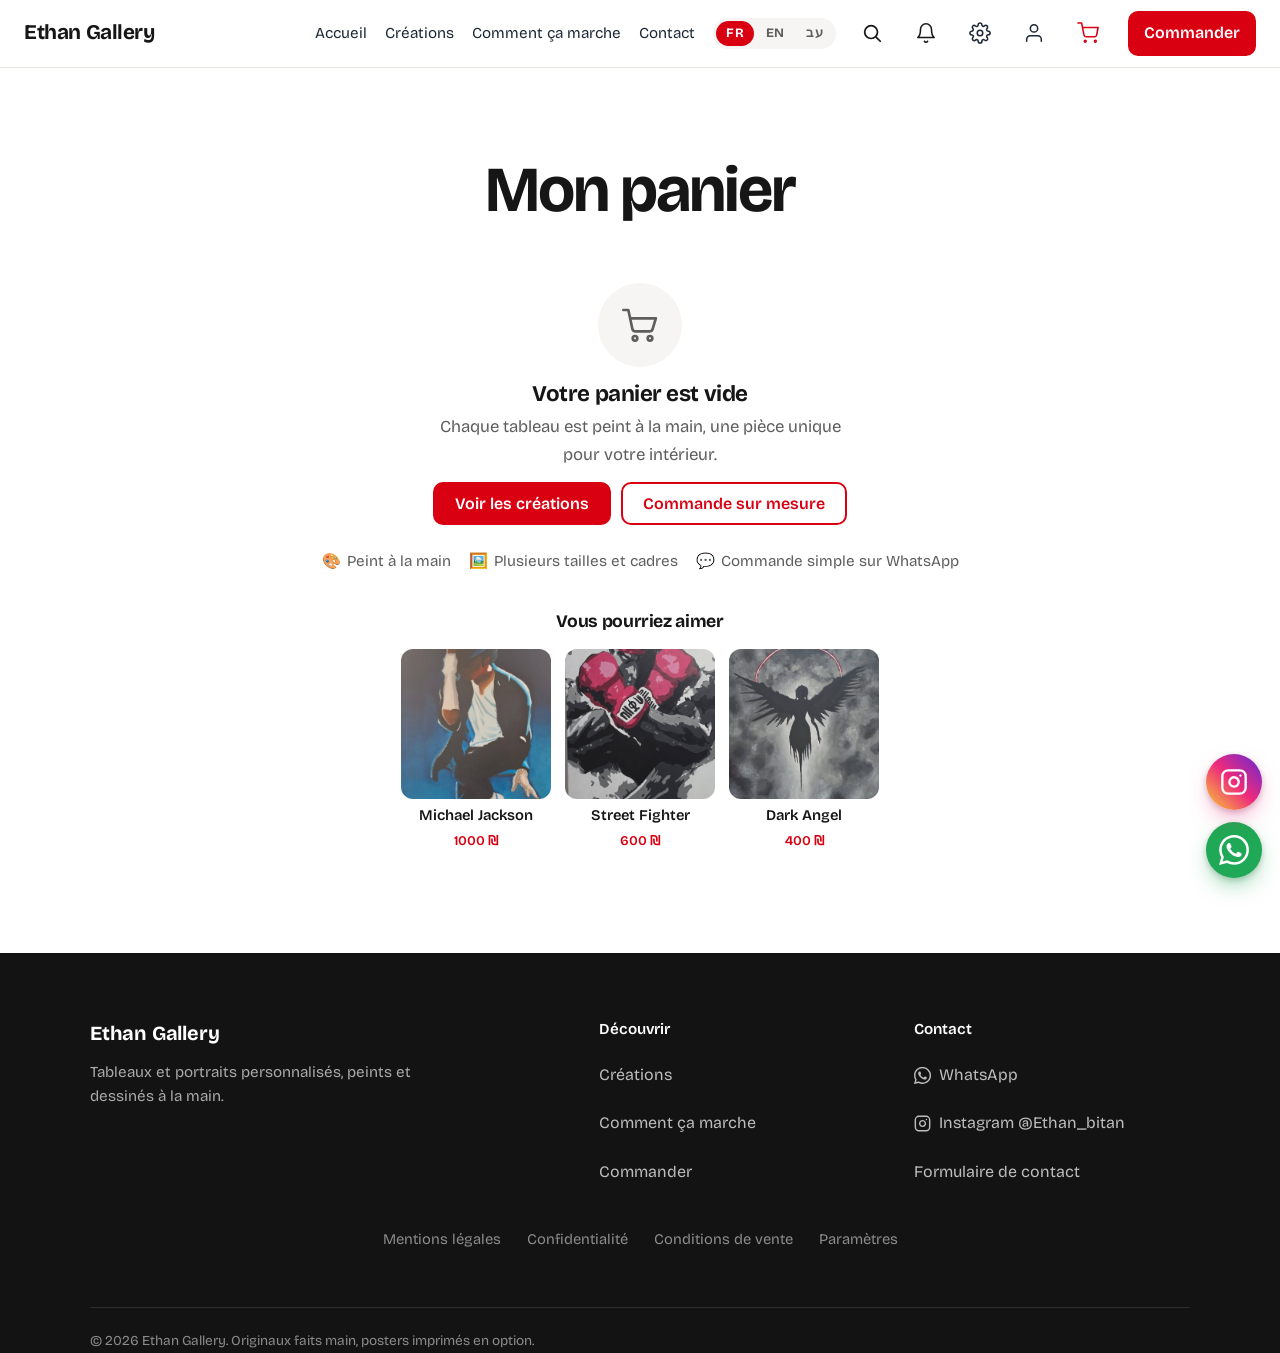
<file: panier.html>
<!DOCTYPE html>
<html lang="fr">
<head>
    <meta charset="UTF-8">
    <meta name="viewport" content="width=device-width, initial-scale=1.0, viewport-fit=cover">
    <title>Mon panier - Ethan Gallery</title>
    <meta name="description" content="Vérifiez votre panier et envoyez votre commande sur WhatsApp.">
    <meta name="robots" content="noindex">
    <meta name="theme-color" content="#e00000">
    <meta property="og:type" content="website">
    <meta property="og:title" content="Mon panier - Ethan Gallery">
    <meta property="og:description" content="Vérifiez votre panier et envoyez votre commande sur WhatsApp.">
    <meta property="og:image" content="dark-angel.jpeg">
    <meta property="og:site_name" content="Ethan Gallery">
    <meta property="og:locale" content="fr_FR">
    <meta name="twitter:card" content="summary_large_image">
    <link rel="icon" href="favicon.svg" type="image/svg+xml">
    <link rel="apple-touch-icon" href="apple-touch-icon.png">
    <link rel="manifest" href="manifest.webmanifest">
    <link rel="preconnect" href="https://fonts.googleapis.com">
    <link rel="preconnect" href="https://fonts.gstatic.com" crossorigin>
    <link rel="stylesheet" href="https://fonts.googleapis.com/css2?family=Bricolage+Grotesque:wght@400;600;700;800&display=swap">
    <script>try{var p=JSON.parse(localStorage.getItem("eg_prefs")||"{}");if(p.transitions===false||p.anim===false)document.documentElement.classList.add("sans-transition");if(p.theme==="sombre"||(p.theme==="auto"&&matchMedia("(prefers-color-scheme: dark)").matches))document.documentElement.classList.add("sombre");if(p.texte==="grand")document.documentElement.classList.add("grand");var l=localStorage.getItem("eg_lang");if(l==="en"||l==="he"){document.documentElement.lang=l;document.documentElement.dir=l==="he"?"rtl":"ltr"}}catch(e){}</script>
    <script>try{if(innerWidth<=800)document.documentElement.classList.add("menu-burger")}catch(e){}try{var q=JSON.parse(localStorage.getItem("eg_prefs")||"{}"),c=document.documentElement.classList;if(q.contraste)c.add("contraste");if(q.police==="lisible")c.add("police-lisible");if(q.liens)c.add("liens-soulignes");if(q.flottants===false)c.add("sans-flottants");if(q.texte==="tres-grand")c.add("tres-grand")}catch(e){}</script>
    <link rel="stylesheet" href="style.css?v=72">
</head>
<body>
<a href="#contenu" class="lien-evitement">Aller au contenu</a>
<nav>
    <a href="index.html" class="logo">Ethan Gallery</a>
    <button class="menu-mobile" id="menu-mobile" aria-label="Ouvrir le menu" aria-expanded="false" type="button">☰</button>
    <div class="liens">
        <a href="index.html">Accueil</a><a href="creations.html">Créations</a><a href="fonctionnement.html">Comment ça marche</a><a href="contact.html">Contact</a>
        <a href="commande.html" class="bouton-nav-commander">Commander</a>
    </div>
</nav>
<main id="contenu">
<section class="section">
    <h1>Mon panier</h1>
    <div id="contenu-panier"></div>
</section>
</main>
<footer>
    <div class="pied">
        <div class="pied-marque"><strong>Ethan Gallery</strong><p>Tableaux et portraits personnalisés, peints et dessinés à la main.</p></div>
        <div class="pied-col"><span class="pied-titre">Découvrir</span><a href="creations.html">Créations</a><a href="fonctionnement.html">Comment ça marche</a><a href="commande.html">Commander</a></div>
        <div class="pied-col"><span class="pied-titre">Contact</span><a href="https://wa.me/972559955591" target="_blank" rel="noopener">WhatsApp</a><a href="https://instagram.com/Ethan_bitan" target="_blank" rel="noopener">Instagram @Ethan_bitan</a><a href="contact.html">Formulaire de contact</a></div>
    </div>
    <p class="pied-liens"><a href="legal.html#mentions">Mentions légales</a><a href="legal.html#confidentialite">Confidentialité</a><a href="legal.html#conditions">Conditions de vente</a><a href="parametres.html">Paramètres</a></p>
    <p class="pied-bas">© 2026 Ethan Gallery. Originaux faits main, posters imprimés en option.</p>
</footer>
<script src="script.js?v=72"></script>
<script src="extras.js?v=72"></script>
<script src="langues.js?v=72"></script>
</body>
</html>
</file>
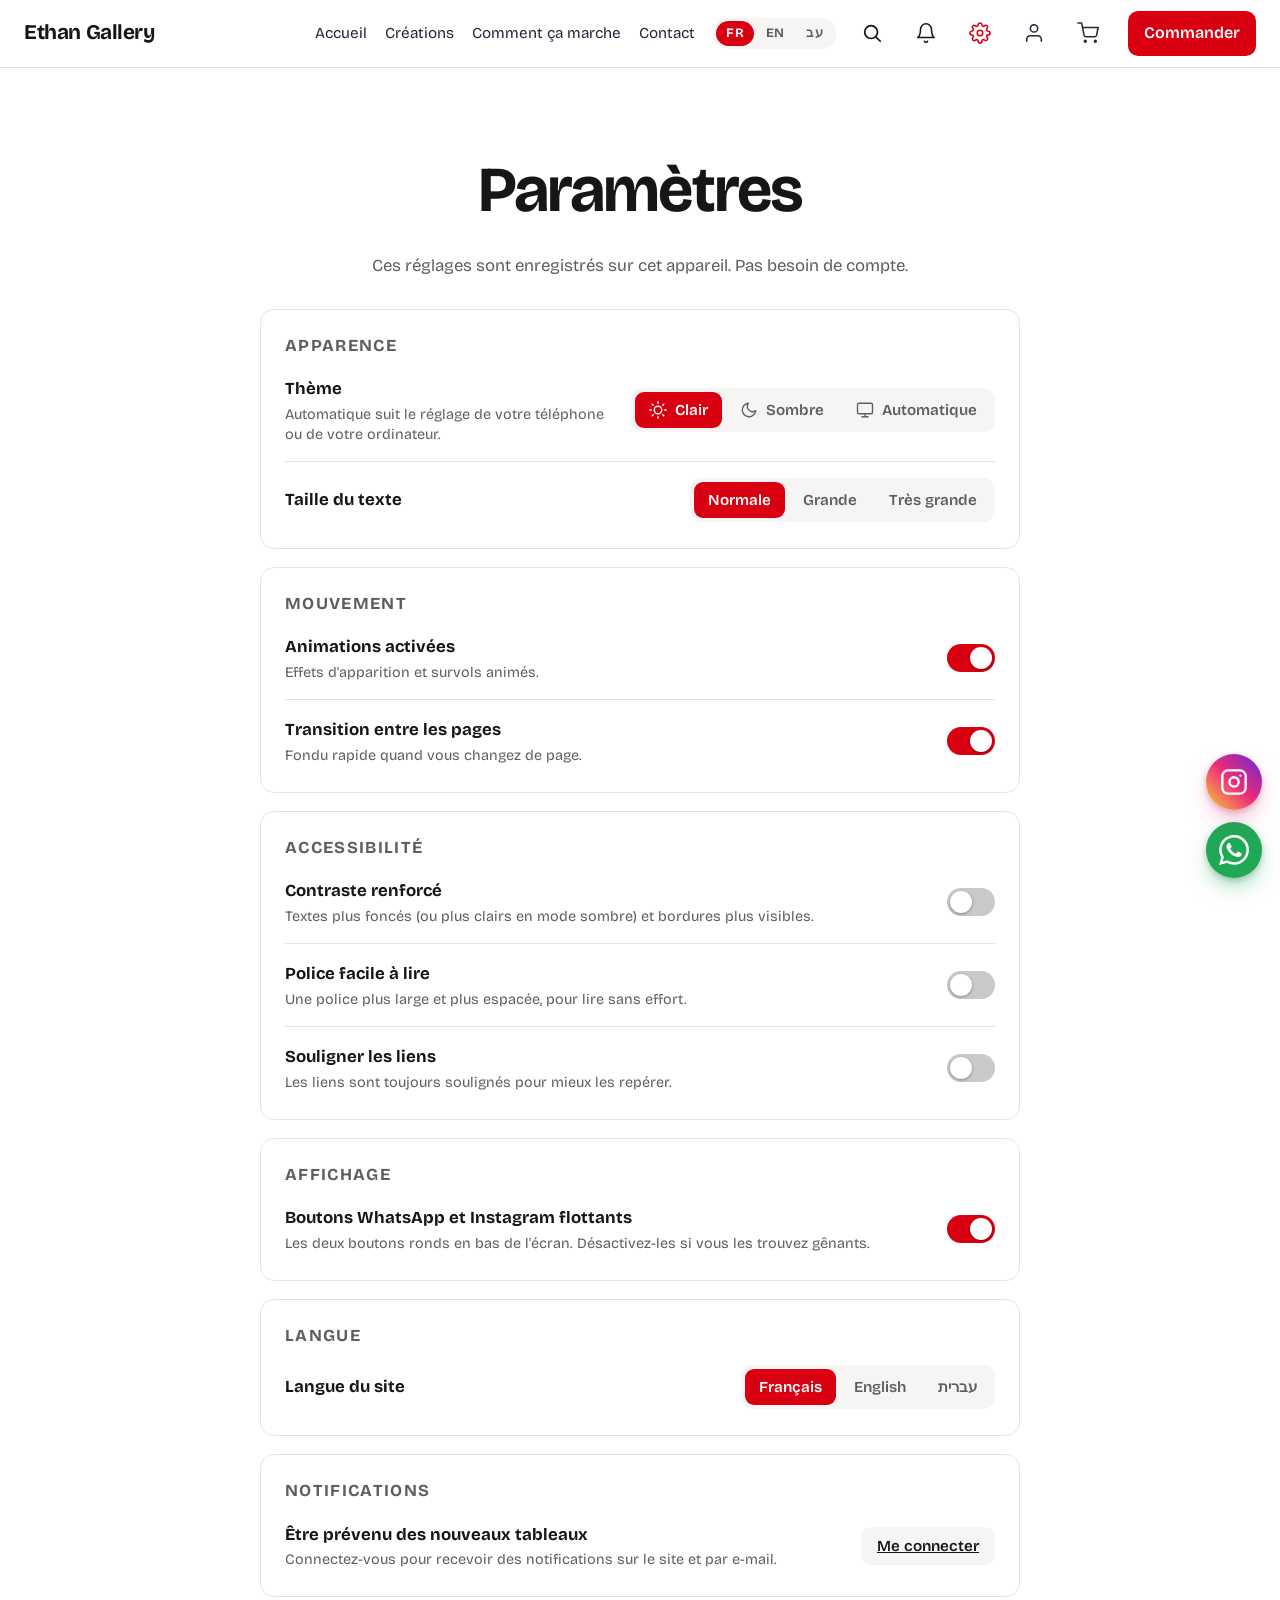
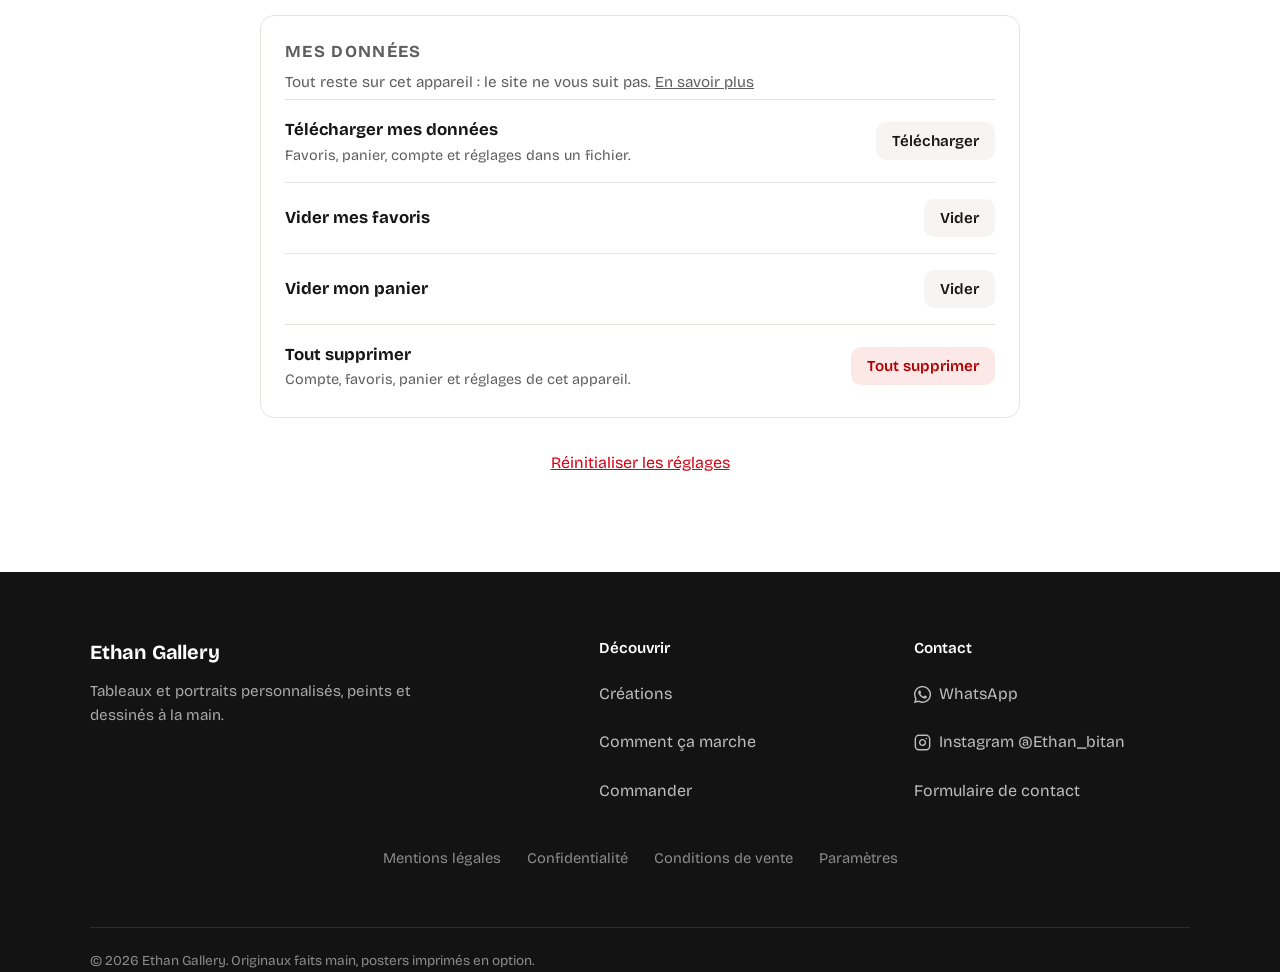
<file: parametres.html>
<!DOCTYPE html>
<html lang="fr">
<head>
    <meta charset="UTF-8">
    <meta name="viewport" content="width=device-width, initial-scale=1.0, viewport-fit=cover">
    <title>Paramètres - Ethan Gallery</title>
    <meta name="description" content="Thème clair ou sombre, taille du texte, animations et langue : réglez le site à votre goût, sans compte.">
    <meta name="robots" content="noindex">
    <meta name="theme-color" content="#e00000">
    <meta property="og:type" content="website">
    <meta property="og:title" content="Paramètres - Ethan Gallery">
    <meta property="og:description" content="Thème clair ou sombre, taille du texte, animations et langue : réglez le site à votre goût, sans compte.">
    <meta property="og:image" content="dark-angel.jpeg">
    <meta property="og:site_name" content="Ethan Gallery">
    <meta property="og:locale" content="fr_FR">
    <meta name="twitter:card" content="summary_large_image">
    <link rel="icon" href="favicon.svg" type="image/svg+xml">
    <link rel="apple-touch-icon" href="apple-touch-icon.png">
    <link rel="manifest" href="manifest.webmanifest">
    <link rel="preconnect" href="https://fonts.googleapis.com">
    <link rel="preconnect" href="https://fonts.gstatic.com" crossorigin>
    <link rel="stylesheet" href="https://fonts.googleapis.com/css2?family=Bricolage+Grotesque:wght@400;600;700;800&display=swap">
    <script>try{var p=JSON.parse(localStorage.getItem("eg_prefs")||"{}");if(p.transitions===false||p.anim===false)document.documentElement.classList.add("sans-transition");if(p.theme==="sombre"||(p.theme==="auto"&&matchMedia("(prefers-color-scheme: dark)").matches))document.documentElement.classList.add("sombre");if(p.texte==="grand")document.documentElement.classList.add("grand");var l=localStorage.getItem("eg_lang");if(l==="en"||l==="he"){document.documentElement.lang=l;document.documentElement.dir=l==="he"?"rtl":"ltr"}}catch(e){}</script>
    <script>try{if(innerWidth<=800)document.documentElement.classList.add("menu-burger")}catch(e){}try{var q=JSON.parse(localStorage.getItem("eg_prefs")||"{}"),c=document.documentElement.classList;if(q.contraste)c.add("contraste");if(q.police==="lisible")c.add("police-lisible");if(q.liens)c.add("liens-soulignes");if(q.flottants===false)c.add("sans-flottants");if(q.texte==="tres-grand")c.add("tres-grand")}catch(e){}</script>
    <link rel="stylesheet" href="style.css?v=72">
</head>
<body>
<a href="#contenu" class="lien-evitement">Aller au contenu</a>
<nav>
    <a href="index.html" class="logo">Ethan Gallery</a>
    <button class="menu-mobile" id="menu-mobile" aria-label="Ouvrir le menu" aria-expanded="false" type="button">☰</button>
    <div class="liens">
        <a href="index.html">Accueil</a><a href="creations.html">Créations</a><a href="fonctionnement.html">Comment ça marche</a><a href="contact.html">Contact</a>
        <a href="commande.html" class="bouton-nav-commander">Commander</a>
    </div>
</nav>
<main id="contenu">
<section class="section">
    <h1>Paramètres</h1>
    <p class="intro-reglages">Ces réglages sont enregistrés sur cet appareil. Pas besoin de compte.</p>
    <div id="zone-parametres"></div>
</section>
</main>
<footer>
    <div class="pied">
        <div class="pied-marque"><strong>Ethan Gallery</strong><p>Tableaux et portraits personnalisés, peints et dessinés à la main.</p></div>
        <div class="pied-col"><span class="pied-titre">Découvrir</span><a href="creations.html">Créations</a><a href="fonctionnement.html">Comment ça marche</a><a href="commande.html">Commander</a></div>
        <div class="pied-col"><span class="pied-titre">Contact</span><a href="https://wa.me/972559955591" target="_blank" rel="noopener">WhatsApp</a><a href="https://instagram.com/Ethan_bitan" target="_blank" rel="noopener">Instagram @Ethan_bitan</a><a href="contact.html">Formulaire de contact</a></div>
    </div>
    <p class="pied-liens"><a href="legal.html#mentions">Mentions légales</a><a href="legal.html#confidentialite">Confidentialité</a><a href="legal.html#conditions">Conditions de vente</a><a href="parametres.html">Paramètres</a></p>
    <p class="pied-bas">© 2026 Ethan Gallery. Originaux faits main, posters imprimés en option.</p>
</footer>
<script src="script.js?v=72"></script>
<script src="extras.js?v=72"></script>
<script src="langues.js?v=72"></script>
</body>
</html>
</file>
<file: style.css>
/* Ethan Gallery - identité conservée : blanc + rouge, navigation centrée, cartes rouges */
:root {
    --rouge: #e00000;
    --rouge-fonce: #b80000;
    --carte: #c91010;
    --encre: #1a1a1a;
    --gris: #5c5c5c;
    --fond-doux: #f7f4f4;
    --whatsapp: #1fa855;
    --rayon: 18px;
    --police: "Bricolage Grotesque", "Segoe UI", Arial, sans-serif;
}

*, *::before, *::after { box-sizing: border-box; }
html { scroll-behavior: smooth; scroll-padding-top: 90px; }
body { margin: 0; padding-top: 72px; font-family: var(--police); color: var(--encre); background: #fff; line-height: 1.6; }
img { max-width: 100%; display: block; }
h1, h2, h3 { line-height: 1.15; margin: 0 0 .5em; }
h1 { font-size: clamp(2.3rem, 6vw, 4rem); letter-spacing: -.02em; }
h2 { font-size: clamp(1.7rem, 4vw, 2.5rem); }
a { color: inherit; }
:focus-visible { outline: 3px solid var(--rouge); outline-offset: 3px; }

.section { max-width: 1100px; margin: 0 auto; padding: 70px 20px; text-align: center; }
.section > p { max-width: 70ch; margin-inline: auto; color: var(--gris); font-size: 1.1rem; }
.petit-titre { font-weight: 700; letter-spacing: .08em; color: var(--rouge); margin: 0 0 .6em; }
.fond-doux { background: var(--fond-doux); max-width: none; }
.fond-doux > * { max-width: 1100px; margin-inline: auto; }

/* ----- Navigation ----- */
nav { position: fixed; inset: 0 0 auto 0; z-index: 1000; display: flex; align-items: center; min-height: 72px; padding: 0 28px; background: #fff; border-bottom: 3px solid var(--rouge); box-shadow: 0 2px 15px rgba(0,0,0,.12); }
.logo { font-size: 1.5rem; font-weight: 800; text-decoration: none; }
.liens { display: flex; align-items: center; gap: 32px; margin: 0 auto; }
.liens a { position: relative; text-decoration: none; font-size: 1.05rem; color: #1f2937; }
.liens a:not(.bouton-nav-commander)::after { content: ""; position: absolute; left: 0; bottom: -4px; width: 0; height: 2px; background: var(--rouge); transition: width .25s; }
.liens a:hover::after, .liens a[aria-current="page"]::after { width: 100%; }
.liens a[aria-current="page"] { color: var(--rouge); }
.bouton-nav-commander { background: var(--rouge); color: #fff !important; padding: 9px 20px; border-radius: 10px; font-weight: 700; }
.bouton-nav-commander:hover { background: var(--rouge-fonce); }
.menu-mobile { display: none; margin-left: auto; font-size: 1.7rem; background: none; border: 0; cursor: pointer; padding: 6px 10px; }

/* ----- Boutons ----- */
.bouton, .bouton-galerie { display: inline-block; border: 0; cursor: pointer; background: var(--rouge); color: #fff; font: 700 1.1rem var(--police); text-decoration: none; padding: 15px 32px; border-radius: 12px; transition: background .2s, transform .2s; }
.bouton:hover, .bouton-galerie:hover { background: var(--rouge-fonce); transform: translateY(-2px); }
.bouton.whatsapp { background: var(--whatsapp); }
.bouton[disabled] { background: #999; cursor: not-allowed; transform: none; }
.bouton.contour { background: #fff; color: var(--rouge); box-shadow: inset 0 0 0 2px var(--rouge); }

/* ----- Accueil ----- */
.accueil { max-width: 1100px; margin: 0 auto; padding: 60px 20px 40px; display: flex; align-items: center; justify-content: space-between; gap: 60px; }
.texte { text-align: left; max-width: 520px; }
.description { font-size: 1.25rem; color: var(--gris); margin: 0 0 28px; }
.photo { width: min(400px, 100%); aspect-ratio: 1; object-fit: cover; border-radius: 28px; box-shadow: 16px 16px 0 var(--rouge); }
.accueil .texte { animation: apparition .8s ease both; }
.accueil .photo { animation: apparition .8s ease .2s both; }
@keyframes apparition { from { opacity: 0; transform: translateY(24px); } to { opacity: 1; transform: none; } }

.actions { display: flex; flex-wrap: wrap; gap: 14px; }
/* ----- Carrousel d'accueil (même taille et même place que l'ancienne photo) ----- */
.carrousel { position: relative; width: min(400px, 100%); aspect-ratio: 1; flex-shrink: 0; border-radius: 28px; box-shadow: 16px 16px 0 var(--rouge); animation: apparition .8s ease .2s both; }
.carrousel-piste { position: absolute; inset: 0; overflow: hidden; border-radius: 28px; background: #111; }
.diapo { position: absolute; inset: 0; width: 100%; height: 100%; object-fit: cover; opacity: 0; transform: scale(1.04); transition: opacity .9s ease, transform 5s ease; }
.diapo.actif { opacity: 1; transform: scale(1); }
.carrousel-fleche { position: absolute; top: 50%; transform: translateY(-50%); width: 42px; height: 42px; border: 0; border-radius: 50%; background: rgba(255,255,255,.85); color: var(--encre); font-size: 1.6rem; line-height: 1; cursor: pointer; display: grid; place-items: center; padding: 0 0 4px; transition: background .2s; }
.carrousel-fleche:hover { background: #fff; color: var(--rouge); }
.precedent { left: 10px; }
.suivant { right: 10px; }
.carrousel-points { position: absolute; left: 0; right: 0; bottom: 12px; display: flex; justify-content: center; gap: 8px; }
.carrousel-points button { width: 10px; height: 10px; padding: 0; border: 0; border-radius: 50%; background: rgba(255,255,255,.6); cursor: pointer; transition: width .3s, background .3s; }
.carrousel-points button[aria-current="true"] { width: 26px; border-radius: 99px; background: #fff; }

.garanties { display: grid; grid-template-columns: repeat(3, 1fr); gap: 20px; margin-top: 36px; }
.garanties div { background: #fff; border-radius: var(--rayon); padding: 22px; box-shadow: 0 4px 18px rgba(0,0,0,.07); }
.garanties strong { display: block; font-size: 1.15rem; color: var(--rouge); }

.grille-dessins { display: grid; grid-template-columns: repeat(auto-fill, minmax(190px, 1fr)); gap: 14px; margin: 30px 0; }
.grille-dessins button { padding: 0; border: 0; background: none; cursor: pointer; border-radius: 14px; overflow: hidden; }
.grille-dessins img { width: 100%; aspect-ratio: 4/5; object-fit: cover; transition: transform .3s; }
.grille-dessins button:hover img { transform: scale(1.05); }

#apropos p, #contact p { margin-inline: auto; }
.reseaux { display: flex; flex-wrap: wrap; justify-content: center; gap: 14px; margin-top: 24px; }

/* ----- Créations ----- */
.filtre { display: inline-flex; align-items: center; gap: 10px; margin: 20px 0 10px; cursor: pointer; font-weight: 600; }
.filtre input { width: 20px; height: 20px; accent-color: var(--rouge); }
.cartes-projets { display: grid; grid-template-columns: repeat(auto-fill, minmax(230px, 1fr)); gap: 24px; margin-top: 24px; }
.projet { position: relative; padding: 12px 12px 16px; background: var(--carte); color: #fff; border: 0; border-radius: var(--rayon); font: inherit; text-align: center; cursor: pointer; transition: transform .25s, box-shadow .25s; }
.projet:hover { transform: translateY(-6px); box-shadow: 0 14px 30px rgba(0,0,0,.3); }
.projet img { width: 100%; aspect-ratio: 4/5; object-fit: cover; border-radius: 12px; }
.projet h3 { margin: 12px 0 2px; font-size: 1.15rem; }
.projet .prix { font-weight: 700; }
.projet.rupture img { filter: grayscale(.8) brightness(.8); }
.badge-rupture { position: absolute; top: 22px; left: 22px; background: #fff; color: var(--rouge); font-weight: 700; font-size: .85rem; padding: 4px 12px; border-radius: 99px; }
.creation-commande { margin: 0 auto 70px; max-width: 900px; padding: 50px 24px; background: var(--rouge); color: #fff; border-radius: 28px; text-align: center; }
.creation-commande .petit-titre, .creation-commande p { color: #fff; }
.creation-commande .bouton { background: #fff; color: var(--rouge); margin-top: 14px; }

/* ----- Fenêtre produit ----- */
dialog { padding: 0; border: 0; border-radius: 24px; width: 900px; max-width: 94vw; max-height: 88vh; overflow: hidden; }
dialog::backdrop { background: rgba(0,0,0,.75); }
dialog[open] { display: flex; }
dialog img { width: 50%; object-fit: cover; }
.produit-infos { width: 50%; padding: 44px 36px; overflow-y: auto; display: flex; flex-direction: column; justify-content: center; align-items: flex-start; text-align: left; }
.produit-stock { font-weight: 700; margin: 0 0 12px; }
.produit-stock.ok { color: var(--whatsapp); }
.produit-stock.rupture { color: var(--rouge); }
.produit-infos p { color: var(--gris); }
#produit-prix { font-size: 1.6rem; font-weight: 800; color: var(--encre); margin: 8px 0 20px; }
.popup-fermer { position: absolute; top: 12px; right: 12px; width: 44px; height: 44px; border: 0; border-radius: 50%; background: var(--rouge); color: #fff; font-size: 1.7rem; cursor: pointer; }

/* ----- Comment ça marche ----- */
.etapes { display: grid; grid-template-columns: repeat(4, 1fr); gap: 20px; margin: 40px 0; text-align: left; }
.etape { background: #fff; border-radius: var(--rayon); padding: 26px 22px; box-shadow: 0 4px 18px rgba(0,0,0,.08); border-top: 5px solid var(--rouge); }
.etape .num { font-size: 2.2rem; font-weight: 800; color: var(--rouge); }
.etape h3 { font-size: 1.2rem; }
.etape p { margin: 0; color: var(--gris); }
table.tarifs { margin: 30px auto 10px; border-collapse: collapse; width: min(560px, 100%); }
.tarifs th, .tarifs td { padding: 14px 18px; border-bottom: 1px solid #ddd; text-align: left; }
.tarifs td:last-child { text-align: right; font-weight: 800; color: var(--rouge); }
.note { font-size: .95rem !important; }
.faq { max-width: 760px; margin: 30px auto 0; text-align: left; }
.faq details { border-bottom: 1px solid #ddd; padding: 16px 4px; }
.faq summary { cursor: pointer; font-weight: 700; font-size: 1.1rem; }
.faq p { margin: 10px 0 0; color: var(--gris); }

/* ----- Formulaires ----- */
.formulaire { max-width: 560px; margin: 30px auto 0; text-align: left; display: flex; flex-direction: column; gap: 18px; }
.champ label, .etape-commande h3 { display: block; font-weight: 700; margin-bottom: 6px; }
input[type="text"], input[type="email"], select, textarea { width: 100%; padding: 14px; font: 1rem var(--police); border: 2px solid #ddd; border-radius: 10px; background: #fff; }
input:focus, select:focus, textarea:focus { border-color: var(--rouge); outline: none; }
textarea { min-height: 130px; resize: vertical; }
.etape-commande { display: flex; gap: 16px; background: var(--fond-doux); padding: 20px; border-radius: var(--rayon); }
.etape-commande > span { font-size: 1.8rem; font-weight: 800; color: var(--rouge); }
.etape-commande > div { flex: 1; min-width: 0; }
.etape-commande p { margin: 0 0 10px; color: var(--gris); }
#apercu-photo { display: none; max-width: 220px; margin-top: 12px; border-radius: 14px; }
#prix-estime { margin-top: 10px; font-weight: 800; color: var(--black); }
.message-etat { display: none; padding: 14px 18px; border-radius: 10px; font-weight: 600; }
.message-etat.visible { display: block; }
.message-etat.erreur { background: #fde8e8; color: #9b0000; }
.message-etat.ok { background: #e6f6ec; color: #136c33; }
.info-whatsapp { border-left: 4px solid var(--whatsapp); background: var(--fond-doux); }
.cache { position: absolute; left: -9999px; }

/* ----- Pied de page ----- */
footer { background: #1a1a1a; color: #ddd; padding: 36px 20px; text-align: center; border-top: 4px solid var(--rouge); }
footer a { margin: 0 12px; }
footer p { margin: 8px 0 0; font-size: .9rem; color: #aaa; }

/* ----- Téléphone ----- */
@media (max-width: 800px) {
    nav { padding: 0 16px; }
    .accueil { flex-direction: column-reverse; gap: 40px; padding-top: 36px; text-align: center; }
    .texte { text-align: center; }
    .actions { justify-content: center; }
    .actions .bouton { width: 100%; max-width: 320px; text-align: center; }
    .photo, .carrousel { box-shadow: 10px 10px 0 var(--rouge); width: 82%; }
    .carrousel-fleche { width: 36px; height: 36px; font-size: 1.4rem; }
    .garanties, .etapes { grid-template-columns: 1fr; }
    .cartes-projets { grid-template-columns: repeat(2, 1fr); gap: 12px; }
    .projet h3 { font-size: 1rem; }
    .section { padding: 50px 16px; }
    dialog[open] { flex-direction: column; overflow-y: auto; }
    dialog img, .produit-infos { width: 100%; }
    dialog img { height: 320px; object-fit: contain; background: #111; flex-shrink: 0; }
    .produit-infos { padding: 24px 20px 28px; overflow: visible; }
    .produit-infos .bouton { width: 100%; text-align: center; }
    .etape-commande { flex-direction: column; gap: 4px; }
}
@media (prefers-reduced-motion: reduce) { * { animation: none !important; transition: none !important; scroll-behavior: auto !important; } }

/* ----- Boutique : panier, compte, paramètres ----- */
.icone-nav { font-size: 1.35rem !important; }
.badge-panier { position: absolute; top: -9px; right: -13px; min-width: 20px; height: 20px; padding: 0 5px; border-radius: 99px; background: var(--rouge); color: #fff; font: 700 .75rem/20px var(--police); text-align: center; }
.badge-panier[hidden] { display: none; }
input[type="tel"], input[type="password"], input[type="number"] { width: 100%; padding: 14px; font: 1rem var(--police); border: 2px solid #ddd; border-radius: 10px; background: #fff; }
input[type="tel"]:focus, input[type="password"]:focus { border-color: var(--rouge); outline: none; }
#toast { position: fixed; left: 50%; bottom: 24px; transform: translate(-50%, 30px); z-index: 2000; background: var(--encre); color: #fff; padding: 12px 22px; border-radius: 99px; font-weight: 600; opacity: 0; pointer-events: none; transition: opacity .25s, transform .25s; }
#toast.visible { opacity: 1; transform: translate(-50%, 0); }
.lignes-panier { list-style: none; margin: 30px auto 0; padding: 0; max-width: 760px; text-align: left; }
.lignes-panier li { display: flex; align-items: center; gap: 14px; padding: 14px 0; border-bottom: 1px solid #ddd; }
.lignes-panier img, .pastille { width: 72px; height: 90px; flex-shrink: 0; object-fit: cover; border-radius: 10px; background: var(--fond-doux); display: grid; place-items: center; font-size: 1.6rem; }
.lignes-panier div { flex: 1; min-width: 0; }
.lignes-panier small { display: block; color: var(--gris); overflow-wrap: anywhere; }
.ligne-prix { font-weight: 800; color: var(--rouge); white-space: nowrap; }
.retirer { border: 0; background: none; font-size: 1.3rem; cursor: pointer; padding: 8px; }
.total-panier { font-size: 1.4rem; max-width: 760px; margin: 18px auto 0 !important; text-align: right; color: var(--encre) !important; }
.onglets { display: inline-flex; gap: 6px; margin-top: 24px; padding: 5px; background: var(--fond-doux); border-radius: 12px; }
.onglets button { border: 0; background: none; padding: 10px 20px; font: 700 1rem var(--police); border-radius: 9px; cursor: pointer; color: var(--gris); }
.onglets button.actif { background: var(--rouge); color: #fff; }
.bonjour { font-size: 1.3rem; font-weight: 700; color: var(--encre) !important; }
.bonjour small { font-weight: 400; color: var(--gris); }
.formulaire h2 { margin: 10px 0 0; }
.titre-historique { margin-top: 50px; }
.lien-danger { border: 0; background: none; color: var(--rouge); text-decoration: underline; cursor: pointer; font: inherit; }
.formulaire .bouton.contour { text-align: center; }

/* ----- Mode sombre (réglage du compte) ----- */
.sombre { --encre: #f2f2f2; --gris: #b8b8b8; --fond-doux: #1e1e1e; background: #121212; }
.sombre nav, .sombre .liens { background: #161616; }
.sombre .liens a { color: #eee; }
.sombre .bouton-nav-commander { color: #fff; }
.sombre .garanties div, .sombre .etape, .sombre dialog { background: #1e1e1e; color: var(--encre); }
.sombre input, .sombre select, .sombre textarea { background: #222; color: #eee; border-color: #444; }
.sombre .bouton.contour { background: transparent; }
.sombre .lignes-panier li, .sombre .tarifs th, .sombre .tarifs td, .sombre .faq details { border-color: #333; }
.sombre #toast { background: #fff; color: #111; }
.sombre .message-etat.ok { background: #12351f; color: #8fe0ae; }
.sombre .message-etat.erreur { background: #3a1414; color: #ff9d9d; }
.sombre #produit-prix, .sombre #prix-estime { color: var(--encre); }

/* ===== Espacement des boutons ===== */
.produit-infos { gap: 10px; }
.produit-infos .bouton, .bouton-favori { width: 100%; text-align: center; margin: 0; }
.produit-infos #produit-commander { margin-top: 6px; }
.formulaire .bouton { width: 100%; text-align: center; }
.bouton-favori { border: 2px solid #ddd; background: transparent; color: var(--gris); font: 700 1rem var(--police); padding: 12px 20px; border-radius: 12px; cursor: pointer; transition: color .2s, border-color .2s; }
.bouton-favori:hover, .bouton-favori[aria-pressed="true"] { color: var(--rouge); border-color: var(--rouge); }
.bouton[disabled] { box-shadow: none; }

/* ===== Compte : sections ===== */
.profil-tete { display: flex; align-items: center; gap: 16px; max-width: 1000px; margin: 30px auto 24px; text-align: left; }
.profil-tete div { flex: 1; } .profil-tete strong { display: block; font-size: 1.3rem; } .profil-tete small { color: var(--gris); }
.avatar { width: 58px; height: 58px; border-radius: 50%; background: var(--rouge); color: #fff; display: grid; place-items: center; font-size: 1.7rem; font-weight: 800; flex-shrink: 0; }
.grille-compte { display: grid; grid-template-columns: repeat(2, 1fr); gap: 22px; max-width: 1000px; margin: 0 auto; text-align: left; align-items: start; }
.carte-compte { background: #fff; border-radius: var(--rayon); padding: 26px 24px; box-shadow: 0 4px 18px rgba(0,0,0,.08); border-top: 5px solid var(--rouge); }
.carte-compte h2 { font-size: 1.3rem; }
.carte-compte .champ { margin-bottom: 14px; }
.carte-compte .bouton { margin-top: 6px; width: 100%; text-align: center; }
.carte-compte .lien-danger { display: block; margin-top: 14px; }
.carte-compte .message-etat { margin: 6px 0 10px; }
.lignes-panier.compact { margin: 0; }
.lignes-panier.compact img { width: 52px; height: 64px; }
.mini { border: 0; background: var(--fond-doux); border-radius: 10px; padding: 8px 10px; cursor: pointer; font-size: 1.1rem; }
.sombre .carte-compte { background: #1e1e1e; }

/* ===== Esthétique ===== */
::selection { background: var(--rouge); color: #fff; }
html { scrollbar-color: var(--rouge) transparent; }
body { overflow-x: clip; }
nav { background: rgba(255,255,255,.88); backdrop-filter: blur(10px); }
.sombre nav { background: rgba(22,22,22,.88); }
.accueil { position: relative; }
.accueil::before { content: ""; position: absolute; inset: -30px -8%; z-index: -1; pointer-events: none; background: radial-gradient(circle at 12% 25%, rgba(224,0,0,.10), transparent 42%), radial-gradient(circle at 90% 85%, rgba(224,0,0,.09), transparent 40%); }
.section > h2::after { content: ""; display: block; width: 56px; height: 4px; margin: 12px auto 0; border-radius: 4px; background: var(--rouge); }
.bouton, .bouton-galerie { box-shadow: 0 8px 18px rgba(224,0,0,.25); }
.bouton.whatsapp { box-shadow: 0 8px 18px rgba(31,168,85,.3); }
.bouton.contour { box-shadow: inset 0 0 0 2px var(--rouge); }
.bouton:active, .bouton-galerie:active { transform: scale(.98); }
.projet .prix { display: inline-block; background: rgba(255,255,255,.18); padding: 2px 14px; border-radius: 99px; }
.projet:hover { box-shadow: 0 16px 34px rgba(201,16,16,.4); }
.grille-dessins button { transition: transform .3s, box-shadow .3s; }
.grille-dessins button:hover { transform: translateY(-5px); box-shadow: 0 12px 24px rgba(0,0,0,.22); }
.garanties div { border-left: 4px solid var(--rouge); text-align: left; }
dialog[open] { animation: ouvrir .3s ease; }
@keyframes ouvrir { from { opacity: 0; transform: translateY(18px) scale(.97); } }
.badge-panier.pop { animation: pop .4s ease; }
@keyframes pop { 40% { transform: scale(1.5); } }
#haut { position: fixed; right: 18px; bottom: 22px; z-index: 900; width: 46px; height: 46px; border: 0; border-radius: 50%; background: var(--rouge); color: #fff; font-size: 1.4rem; cursor: pointer; box-shadow: 0 6px 16px rgba(0,0,0,.3); opacity: 0; transform: translateY(20px); pointer-events: none; transition: opacity .25s, transform .25s; }
#haut.visible { opacity: 1; transform: none; pointer-events: auto; }
footer a { color: #fff; text-decoration: none; border-bottom: 2px solid var(--rouge); padding-bottom: 2px; }
footer a:hover { background: var(--rouge); }
html.grand { font-size: 122%; }
body.sans-anim *, body.sans-anim *::before, body.sans-anim *::after { animation: none !important; transition: none !important; }
@media (max-width: 800px) { .grille-compte { grid-template-columns: 1fr; } .profil-tete { flex-wrap: wrap; } }

/* ===== v9 : boutique (Créations) et commande ===== */
input[type="search"] { width: 100%; padding: 12px 14px; font: 1rem var(--police); border: 2px solid #ddd; border-radius: 10px; background: #fff; }
input[type="search"]:focus { border-color: var(--rouge); outline: none; }
.boutique { max-width: 1240px; text-align: left; }
.boutique > p { margin-inline: 0; max-width: none; font-size: 1rem; }
.boutique > .fil { font-size: .9rem; margin: 0 0 6px; }
.fil a { color: var(--rouge); text-decoration: none; }
.boutique h1 { font-size: clamp(2rem, 4.5vw, 3rem); }
.reassurance { list-style: none; display: flex; flex-wrap: wrap; gap: 8px 22px; margin: 18px 0 0; padding: 14px 18px; background: var(--fond-doux); border-radius: 12px; font-weight: 600; font-size: .95rem; }
.boutique-corps { display: grid; grid-template-columns: 250px minmax(0, 1fr); gap: 32px; margin-top: 28px; align-items: start; }
.filtres { position: sticky; top: 92px; display: flex; flex-direction: column; gap: 20px; padding: 20px; border: 1px solid #e5e5e5; border-radius: var(--rayon); background: #fff; }
.filtre-bloc label, .filtre-bloc h2 { display: block; font-size: 1rem; font-weight: 700; margin: 0 0 8px; }
.filtres .filtre { margin: 0; }
.facette { display: flex; flex-direction: column; align-items: flex-start; gap: 2px; }
.facette button { border: 0; background: none; padding: 4px 0; font: inherit; color: var(--gris); cursor: pointer; text-align: left; }
.facette button:hover { color: var(--rouge); }
.facette button[aria-pressed="true"] { color: var(--rouge); font-weight: 700; }
.barre-tri { display: flex; justify-content: space-between; align-items: center; gap: 12px; flex-wrap: wrap; padding-bottom: 14px; border-bottom: 1px solid #e5e5e5; }
.barre-tri p { margin: 0; font-weight: 700; }
.barre-tri select { width: auto; padding: 8px 12px; }
.cartes-projets { grid-template-columns: repeat(auto-fill, minmax(210px, 1fr)); }
.projet { padding: 0; display: flex; flex-direction: column; overflow: hidden; background: #fff; color: var(--encre); text-align: left; border: 1px solid #e5e5e5; box-shadow: 0 2px 8px rgba(0,0,0,.05); }
.projet:hover { box-shadow: 0 12px 28px rgba(0,0,0,.14); }
.projet-visuel { position: relative; padding: 0; border: 0; background: #f3f0f0; cursor: pointer; display: block; }
.projet-visuel img { border-radius: 0; }
.projet .badge-rupture { top: 10px; left: 10px; }
.coeur { position: absolute; top: 10px; right: 10px; width: 38px; height: 38px; border: 0; border-radius: 50%; background: #fff; color: var(--rouge); font-size: 1.25rem; cursor: pointer; box-shadow: 0 2px 8px rgba(0,0,0,.2); }
.projet-corps { display: flex; flex-direction: column; gap: 4px; padding: 14px; flex: 1; }
.projet-corps small { color: var(--gris); }
.projet h3 { margin: 0; font-size: 1.1rem; cursor: pointer; }
.projet .prix { background: none; padding: 0; font-size: 1.3rem; font-weight: 800; color: var(--encre); margin: 2px 0; }
.stock { margin: 0; font-size: .9rem; font-weight: 700; }
.stock.ok { color: var(--whatsapp); }
.stock.non { color: var(--rouge); }
.projet .ajout { margin-top: auto; padding: 11px 14px; font-size: 1rem; box-shadow: none; width: 100%; }
.vide { grid-column: 1 / -1; text-align: center; padding: 40px 0; }

.commande-grille { display: grid; grid-template-columns: minmax(0, 1fr) 340px; gap: 28px; margin-top: 30px; text-align: left; align-items: start; }
.commande-grille .formulaire { max-width: none; margin: 0; }
.etape-commande { border: 1px solid #e5e5e5; background: #fff; box-shadow: 0 2px 8px rgba(0,0,0,.04); }
.tuiles { display: grid; grid-template-columns: repeat(auto-fit, minmax(150px, 1fr)); gap: 12px; margin-top: 10px; }
.tuile { display: flex; flex-direction: column; align-items: flex-start; gap: 4px; padding: 14px; border: 2px solid #ddd; border-radius: 14px; background: #fff; color: var(--encre); font: inherit; text-align: left; cursor: pointer; transition: border-color .2s, box-shadow .2s; }
.tuile:hover { border-color: var(--rouge); }
.tuile[aria-checked="true"] { border-color: var(--rouge); box-shadow: 0 0 0 3px rgba(224,0,0,.15); background: #fff6f6; }
.tuile small { color: var(--gris); }
.tuile .tp { font-weight: 800; color: var(--rouge); }
.cadre { display: block; width: calc(var(--w) * .8px); height: calc(var(--h) * .8px); border: 3px solid var(--encre); background: var(--fond-doux); margin-bottom: 6px; }
.recap { position: sticky; top: 92px; padding: 24px; border: 1px solid #e5e5e5; border-top: 5px solid var(--rouge); border-radius: var(--rayon); background: #fff; box-shadow: 0 8px 24px rgba(0,0,0,.08); }
.recap h2 { font-size: 1.3rem; }
.recap-liste, .recap-garanties { list-style: none; margin: 0; padding: 0; }
.recap-liste li { display: flex; justify-content: space-between; gap: 12px; padding: 9px 0; border-bottom: 1px solid #eee; color: var(--gris); }
.recap-liste li strong { color: var(--encre); text-align: right; overflow-wrap: anywhere; }
.recap-liste li.ok strong::before { content: "✓ "; color: var(--whatsapp); }
.recap-prix { display: flex; justify-content: space-between; align-items: baseline; font-size: 1.1rem; margin: 16px 0; }
.recap-prix strong { font-size: 1.8rem; color: var(--rouge); }
.recap-actions { display: flex; flex-direction: column; gap: 10px; }
.recap-actions .bouton { width: 100%; text-align: center; }
.recap-garanties { margin-top: 18px; font-size: .92rem; color: var(--gris); display: grid; gap: 6px; }
@media (max-width: 900px) { .boutique-corps, .commande-grille { grid-template-columns: 1fr; } .filtres, .recap { position: static; } }
.sombre .projet, .sombre .filtres, .sombre .recap, .sombre .etape-commande, .sombre .tuile { background: #1e1e1e; border-color: #333; color: var(--encre); }
.sombre .tuile[aria-checked="true"] { background: #2a1515; }
.sombre input[type="search"] { background: #222; color: #eee; border-color: #444; }
.sombre .projet-visuel { background: #111; }
/* ===== BOUTON AJOUTER UNE PHOTO ===== */

input[type="file"] {
    font-size: 0;
}

input[type="file"]::file-selector-button {
    font-size: 16px;
    font-weight: 600;
    font-family: inherit;

    background: #fa0000;
    color: rgb(252, 251, 251);

    border: none;
    border-radius: 10px;

    padding: 12px 20px;
    margin-right: 12px;

    cursor: pointer;
    transition: transform 0.2s ease, box-shadow 0.2s ease;
}

input[type="file"]::file-selector-button:hover {
    transform: translateY(-2px);
    box-shadow: 0 6px 15px rgba(0, 0, 0, 0.15);
}

/* ===== Filtres qui suivent le défilement (page Créations) ===== */
@media (min-width: 901px) {
    .filtres { position: sticky; top: 92px; align-self: start; max-height: calc(100vh - 110px); overflow-y: auto; overscroll-behavior: contain; scrollbar-width: thin; }
}

/* ===== Choix original fait main / poster imprimé ===== */
.bloc-version { width: 100%; display: flex; flex-direction: column; gap: 10px; margin: 6px 0 4px; }
.bloc-version[hidden], #v-cadre[hidden] { display: none; }
.bloc-version .option-titre { margin: 0; font-weight: 700; color: var(--encre); }
.bloc-version small { color: var(--gris); }
.choix-version { display: grid; grid-template-columns: 1fr 1fr; gap: 10px; }
.choix-version label { display: flex; align-items: flex-start; gap: 8px; padding: 10px 12px; border: 2px solid #ddd; border-radius: 12px; cursor: pointer; }
.choix-version label:has(input:checked) { border-color: var(--rouge); background: #fff6f6; }
.choix-version label:has(input:disabled) { opacity: .5; cursor: not-allowed; }
.choix-version input { margin-top: 4px; width: 18px; height: 18px; accent-color: var(--rouge); flex: none; }
.choix-version span { display: flex; flex-direction: column; font-size: .95rem; }
.choix-version small { font-weight: 700; }
.choix-cadre { display: flex; flex-wrap: wrap; gap: 10px; }
.choix-cadre label { display: inline-flex; align-items: center; gap: 8px; padding: 8px 14px; border: 2px solid #ddd; border-radius: 10px; font-weight: 600; cursor: pointer; }
.choix-cadre label:has(input:checked) { border-color: var(--rouge); background: #fff6f6; }
.choix-cadre input { width: 18px; height: 18px; accent-color: var(--rouge); }
.projet .version, .projet .cadre-poster { width: 100%; margin-top: 4px; padding: 9px 10px; font: .95rem var(--police); border: 2px solid #ddd; border-radius: 10px; background: #fff; color: var(--encre); }
.projet .cadre-poster[hidden] { display: none; }
.sombre .choix-version label, .sombre .choix-cadre label { border-color: #444; }
.sombre .choix-version label:has(input:checked), .sombre .choix-cadre label:has(input:checked) { background: #2a1515; }
.sombre .projet .version, .sombre .projet .cadre-poster { background: #222; color: #eee; border-color: #444; }

/* =====================================================================
   v12 : finition « pro » (couche finale, remplace les anciens effets)
   ===================================================================== */
:root { --rouge: #d90012; --rouge-fonce: #b0000e; --encre: #161616; --gris: #5e5e5e; --fond-doux: #f6f5f3; --ligne: #e7e4e0; --rayon: 14px; }
.sombre { --ligne: #2f2f2f; }
body { padding-top: 68px; line-height: 1.65; -webkit-font-smoothing: antialiased; }
h1, h2, h3 { letter-spacing: -.02em; }
h1 { font-weight: 700; line-height: 1.05; letter-spacing: -.03em; }
h2 { font-size: clamp(1.8rem, 3.4vw, 2.4rem); font-weight: 700; }

/* ----- Transition entre les pages : fondu natif, très court, le menu reste fixe ----- */
@view-transition { navigation: auto; }
nav { view-transition-name: menu-site; }
::view-transition-old(root), ::view-transition-new(root) { animation-duration: .14s; animation-timing-function: ease-out; }
html.sans-transition::view-transition-group(*), html.sans-transition::view-transition-old(*), html.sans-transition::view-transition-new(*) { animation-duration: 0s !important; animation-delay: 0s !important; }
@media (prefers-reduced-motion: reduce) { ::view-transition-group(*), ::view-transition-old(*), ::view-transition-new(*) { animation: none !important; } }

/* ----- Navigation ----- */
nav { min-height: 68px; background: rgba(255,255,255,.92); backdrop-filter: saturate(1.4) blur(12px); border-bottom: 1px solid var(--ligne); box-shadow: none; }
.logo { font-size: 1.3rem; font-weight: 700; letter-spacing: -.02em; }
.liens { gap: 28px; }
.liens a { font-size: 1rem; }
.liens .icone-nav { display: grid; place-items: center; width: 40px; height: 40px; border-radius: 50%; transition: background .15s; }
.liens .icone-nav:hover { background: var(--fond-doux); }
.liens .icone-nav svg { display: block; }
.liens .icone-nav::after { display: none; }
.liens .icone-nav[aria-current="page"] { color: var(--rouge); }
.badge-panier { top: 0; right: -2px; min-width: 18px; height: 18px; font: 700 .7rem/18px var(--police); }
.bouton-nav-commander { padding: 10px 20px; border-radius: 10px; font-weight: 600; font-size: .95rem; }

/* ----- Boutons : à plat, sans halo coloré ----- */
.bouton, .bouton-galerie { font-size: 1rem; font-weight: 600; padding: 14px 28px; border-radius: 10px; box-shadow: none; transition: background .15s, color .15s, box-shadow .15s; }
.bouton:hover, .bouton-galerie:hover { transform: none; }
.bouton.whatsapp { box-shadow: none; }
.bouton.whatsapp:hover { background: #178a43; }
.bouton.contour { background: transparent; color: var(--rouge); box-shadow: inset 0 0 0 1.5px var(--rouge); }
.bouton.contour:hover { background: var(--rouge); color: #fff; }
.bouton[disabled], .bouton[disabled]:hover { background: #bdbab6; color: #fff; box-shadow: none; }
.bouton.contour[disabled], .bouton.contour[disabled]:hover { background: transparent; color: #a09c97; box-shadow: inset 0 0 0 1.5px #cfcbc6; }
.bouton-favori { border: 1.5px solid var(--ligne); border-radius: 10px; font-weight: 600; }

/* ----- Accueil ----- */
.accueil { max-width: 1180px; padding: 72px 24px 72px; gap: 72px; }
.accueil::before { display: none; }
.accueil .texte, .accueil .photo, .carrousel { animation: none; }
.accueil h1 { font-size: clamp(2.6rem, 5.2vw, 4.2rem); margin-bottom: 20px; }
.description { font-size: 1.2rem; line-height: 1.6; max-width: 44ch; margin-bottom: 32px; }
.carrousel { width: min(440px, 100%); aspect-ratio: 4 / 5; border-radius: 18px; box-shadow: 0 32px 60px -30px rgba(0,0,0,.5), 0 0 0 1px rgba(0,0,0,.06); }
.carrousel-piste { border-radius: 18px; }
.carrousel-fleche { width: 38px; height: 38px; background: rgba(255,255,255,.92); box-shadow: 0 2px 8px rgba(0,0,0,.2); }
.carrousel-points { display: none; }
.carrousel-compteur { position: absolute; right: 14px; bottom: 14px; padding: 4px 11px; border-radius: 99px; background: rgba(15,15,15,.6); color: #fff; font: 600 .8rem var(--police); backdrop-filter: blur(6px); }

/* ----- Sections ----- */
.section { padding: 88px 24px; }
.section > h2::after { display: none; }
.section > p { font-size: 1.05rem; line-height: 1.75; max-width: 62ch; }
.fond-doux { background: var(--fond-doux); }
.garanties { gap: 0; margin-top: 52px; border-top: 1px solid var(--ligne); }
.garanties div, .sombre .garanties div { background: transparent; box-shadow: none; border: 0; border-radius: 0; padding: 30px 28px 4px; text-align: left; color: var(--gris); }
.garanties div + div { border-left: 1px solid var(--ligne); }
.garanties .ico { display: grid; place-items: center; width: 46px; height: 46px; margin-bottom: 16px; border-radius: 50%; background: rgba(217,0,18,.08); color: var(--rouge); }
.garanties strong { margin-bottom: 4px; font-size: 1.1rem; color: var(--encre); }
.grille-dessins { grid-template-columns: repeat(5, 1fr); gap: 16px; margin: 40px 0; }
.grille-dessins button { border-radius: 10px; }
.grille-dessins button:hover { transform: none; box-shadow: none; }
.grille-dessins button:hover img { transform: scale(1.04); }
.bouton-galerie { background: transparent; color: var(--encre); box-shadow: inset 0 0 0 1.5px var(--encre); }
.bouton-galerie:hover { background: var(--encre); color: var(--fond-doux); }
.reseaux { gap: 12px; }

/* ----- Créations ----- */
.reassurance { gap: 8px 28px; padding: 14px 20px; border-radius: 12px; font-weight: 500; }
.reassurance li::before { content: "✓"; margin-right: 8px; color: var(--rouge); font-weight: 700; }
.filtres { border-color: var(--ligne); border-radius: var(--rayon); }
.projet { border: 1px solid var(--ligne); border-radius: var(--rayon); box-shadow: none; transition: transform .2s, box-shadow .2s; }
.projet:hover { transform: translateY(-3px); box-shadow: 0 18px 32px -20px rgba(0,0,0,.35); }
.projet .badge-rupture { background: rgba(15,15,15,.85); color: #fff; font-weight: 600; }
.projet .prix { font-size: 1.15rem; }
.creation-commande { max-width: 1000px; margin: 0 auto 88px; padding: 64px 28px; border-radius: 18px; }
.creation-commande h2 { margin-bottom: 12px; }

/* ----- Fenêtre d'un tableau ----- */
dialog { border-radius: 16px; }
dialog[open] { animation: ouvrir .18s ease; }
.popup-fermer { background: #fff; color: var(--encre); font-size: 1.5rem; box-shadow: 0 2px 10px rgba(0,0,0,.25); }
.popup-fermer:hover { background: var(--rouge); color: #fff; }
#produit-prix { font-weight: 700; }

/* ----- Commande ----- */
.etape-commande { padding: 24px; background: #fff; border: 1px solid var(--ligne); border-radius: var(--rayon); box-shadow: none; }
.etape-commande > span, .etape .num { display: grid; place-items: center; flex: none; width: 34px; height: 34px; border-radius: 50%; background: var(--encre); color: var(--fond-doux); font-size: .8rem; font-weight: 700; }
.etape-commande > div { position: relative; }
.recap { border: 1px solid var(--ligne); border-top: 1px solid var(--ligne); border-radius: var(--rayon); box-shadow: 0 24px 40px -30px rgba(0,0,0,.35); }
.tuile { border: 1.5px solid var(--ligne); border-radius: 12px; }
.tuile[aria-checked="true"] { border-color: var(--rouge); background: #fff7f7; box-shadow: 0 0 0 1px var(--rouge); }
.entree-fichier { position: absolute; width: 1px; height: 1px; opacity: 0; overflow: hidden; pointer-events: none; }
.depot { display: flex; flex-direction: column; align-items: center; gap: 4px; padding: 28px 18px; border: 2px dashed #cfcac4; border-radius: 12px; background: var(--fond-doux); text-align: center; cursor: pointer; transition: border-color .15s, background .15s; }
.depot:hover, .entree-fichier:focus-visible + .depot { border-color: var(--rouge); background: #fff; }
.depot svg { color: var(--rouge); margin-bottom: 4px; }
.depot span { font-weight: 700; overflow-wrap: anywhere; }
.depot small { color: var(--gris); }
input[type="text"], input[type="email"], input[type="tel"], input[type="password"], input[type="search"], select, textarea { border: 1.5px solid #d9d5d0; border-radius: 10px; }
input:focus, select:focus, textarea:focus { border-color: var(--rouge); box-shadow: 0 0 0 3px rgba(217,0,18,.12); }

/* ----- Comment ça marche ----- */
.etape { padding: 28px 24px; border: 1px solid var(--ligne); border-top: 1px solid var(--ligne); border-radius: var(--rayon); box-shadow: none; }
.etape .num { margin-bottom: 18px; }
.etape h3 { font-size: 1.15rem; }
.tarifs th, .tarifs td { padding: 16px 18px; border-color: var(--ligne); }
.tarifs th { font-size: .9rem; font-weight: 600; color: var(--gris); }
.tarifs th:last-child { text-align: right; }
.faq details { border-color: var(--ligne); }
.faq summary { display: flex; align-items: center; justify-content: space-between; gap: 16px; list-style: none; font-size: 1.05rem; }
.faq summary::-webkit-details-marker { display: none; }
.faq summary::after { content: "+"; font-size: 1.6rem; font-weight: 400; line-height: 1; color: var(--rouge); }
.faq details[open] summary::after { content: "–"; }

/* ----- Compte et panier ----- */
.carte-compte { border: 1px solid var(--ligne); border-top: 1px solid var(--ligne); box-shadow: none; }
.lignes-panier li { border-color: var(--ligne); }
.pastille svg { width: 28px; height: 28px; color: var(--gris); }
.retirer { color: var(--gris); font-size: 1.1rem; }
.retirer:hover { color: var(--rouge); }

/* ----- Pied de page ----- */
footer { padding: 64px 24px 28px; text-align: left; background: #131313; border-top: 0; }
.pied { max-width: 1100px; margin: 0 auto; display: grid; grid-template-columns: 1.7fr 1fr 1fr; gap: 40px; }
.pied-marque strong { display: block; margin-bottom: 10px; font-size: 1.25rem; color: #fff; letter-spacing: -.01em; }
.pied-marque p { max-width: 34ch; margin: 0; font-size: .95rem; line-height: 1.6; color: #a9a9a9; }
.pied-col { display: flex; flex-direction: column; align-items: flex-start; gap: 10px; }
.pied-titre { margin-bottom: 4px; font-weight: 600; font-size: .95rem; color: #fff; }
footer a { margin: 0; padding: 0; border: 0; color: #bdbdbd; text-decoration: none; }
footer a:hover { background: none; color: #fff; text-decoration: underline; text-underline-offset: 4px; }
.pied-bas { max-width: 1100px; margin: 48px auto 0 !important; padding-top: 22px; border-top: 1px solid #2c2c2c; font-size: .85rem !important; color: #8b8b8b !important; }

/* ----- Mode sombre : ajustements de la couche v12 ----- */
.sombre nav { background: rgba(22,22,22,.92); }
.sombre .etape-commande, .sombre .recap, .sombre .tuile, .sombre .etape { background: #1c1c1c; border-color: var(--ligne); color: var(--encre); }
.sombre .tuile[aria-checked="true"] { background: #2a1515; }
.sombre .depot { background: #1c1c1c; border-color: #444; }
.sombre .depot:hover { background: #242424; }
.sombre .popup-fermer { background: #2a2a2a; color: #fff; }
.sombre .liens .icone-nav:hover { background: #262626; }
.sombre .bouton-galerie { color: var(--encre); box-shadow: inset 0 0 0 1.5px var(--encre); }

/* ----- Téléphone ----- */
@media (max-width: 800px) {
    body { padding-top: 64px; }
    nav { min-height: 64px; }
    .liens { border-bottom: 1px solid var(--ligne); }
    .accueil { padding: 36px 20px 48px; gap: 36px; }
    .carrousel { width: 100%; max-width: 360px; box-shadow: 0 24px 44px -26px rgba(0,0,0,.5), 0 0 0 1px rgba(0,0,0,.06); }
    .section { padding: 60px 20px; }
    .garanties { border-top: 0; }
    .garanties div { padding: 22px 4px; border-top: 1px solid var(--ligne); }
    .garanties div + div { border-left: 0; }
    .grille-dessins { grid-template-columns: repeat(2, 1fr); gap: 10px; }
    .pied { grid-template-columns: 1fr; gap: 28px; }
    footer { padding: 48px 20px 24px; }
    .creation-commande { margin: 0 16px 60px; padding: 44px 20px; }
}

/* ----- Correctifs v12 : fenêtre d'un tableau et carrousel en mode sombre ----- */
.carrousel-fleche, .sombre .carrousel-fleche { color: #161616; }
.produit-infos { justify-content: flex-start; gap: 8px; padding: 36px 32px; }
.produit-infos > :first-child { margin-top: auto; }
.produit-infos > :last-child { margin-bottom: auto; }
.choix-cadre { display: grid; grid-template-columns: 1fr 1fr; gap: 8px; }
.choix-cadre label { padding: 8px 12px; font-size: .95rem; }
@media (max-width: 800px) { .produit-infos { padding: 24px 20px 28px; } }
input[type="radio"]:focus, input[type="checkbox"]:focus { box-shadow: none; }
.choix-cadre label { white-space: nowrap; font-size: .9rem; padding: 8px 10px; gap: 6px; }
@media (max-width: 800px) { .choix-cadre label { white-space: normal; } }

/* ===== Accueil v13 ===== */
.heros { background: #0f0f10; color: #fff; overflow: hidden; position: relative; }
.heros::before { content: ""; position: absolute; inset: 0; background: radial-gradient(60% 70% at 85% 30%, rgba(224,0,0,.28), transparent 70%); pointer-events: none; }
.heros-in { position: relative; max-width: 1200px; margin: 0 auto; padding: 72px 28px 80px; display: grid; grid-template-columns: 1.05fr 1fr; gap: 56px; align-items: center; }
.heros h1 { font-size: clamp(2.6rem, 5.6vw, 4.6rem); font-weight: 800; letter-spacing: -.03em; margin-bottom: .35em; }
.heros .lead { font-size: 1.15rem; color: #d6d6d6; max-width: 34em; margin: 0 0 28px; }
.actions { display: flex; flex-wrap: wrap; gap: 12px; }
.heros .bouton, .appel .bouton { border-radius: 10px; padding: 15px 28px; font-size: 1.02rem; }
.bouton.contour-clair { background: transparent; color: #fff; box-shadow: inset 0 0 0 1.5px rgba(255,255,255,.55); }
.bouton.contour-clair:hover { background: #fff; color: #111; }
.heros-points { list-style: none; display: flex; flex-wrap: wrap; gap: 8px 22px; padding: 0; margin: 28px 0 0; color: #bdbdbd; font-size: .95rem; }
.heros-points li::before { content: ""; display: inline-block; width: 7px; height: 7px; margin-right: 9px; border-radius: 50%; background: var(--rouge); vertical-align: middle; }
.mosaique { display: grid; grid-template-columns: repeat(3, 1fr); gap: 12px; max-height: 560px; }
.mosaique .col { display: grid; gap: 12px; align-content: start; }
.mosaique .col:nth-child(2) { margin-top: 36px; }
.mosaique .col:nth-child(3) { margin-top: 12px; }
.oeuvre { padding: 0; border: 0; background: #222; border-radius: 14px; overflow: hidden; cursor: pointer; box-shadow: 0 18px 40px -18px rgba(0,0,0,.8); }
.oeuvre img { width: 100%; aspect-ratio: 3/4; object-fit: cover; transition: transform .35s ease; }
.oeuvre:hover img { transform: scale(1.06); }

.zone { padding: 84px 28px; }
.zone-douce { background: var(--fond-doux); }
.bloc { max-width: 1120px; margin: 0 auto; }
.bloc > h2 { text-align: center; }
.intro-bloc { text-align: center; color: var(--gris); max-width: 36em; margin: 0 auto 38px; }
.lien-fleche { font-weight: 700; color: var(--rouge); text-decoration: none; white-space: nowrap; }
.lien-fleche::after { content: " →"; transition: margin .2s; }
.lien-fleche:hover::after { margin-left: 4px; }
.lien-bas { text-align: center; margin: 36px 0 0; }

.vitrine-tete { display: flex; justify-content: space-between; align-items: baseline; gap: 16px; flex-wrap: wrap; }
.vitrine-tete h2 { margin: 0; }
.vitrine .grille-dessins { grid-template-columns: repeat(4, 1fr); gap: 22px 18px; margin: 32px 0 0; }
.vitrine .grille-dessins button { display: block; text-align: left; border-radius: 0; overflow: visible; font: inherit; color: inherit; }
.vignette { display: block; border-radius: 14px; overflow: hidden; background: #eee; box-shadow: 0 10px 26px -16px rgba(0,0,0,.45); }
.vitrine .grille-dessins img { aspect-ratio: 4/5; }
.legende { display: flex; justify-content: space-between; gap: 8px; margin-top: 10px; align-items: baseline; }
.legende strong { font-size: 1rem; }
.legende span { color: var(--rouge); font-weight: 700; white-space: nowrap; }

.parcours { list-style: none; padding: 0; margin: 44px 0 0; display: grid; grid-template-columns: repeat(3, 1fr); gap: 32px; position: relative; counter-reset: p; }
.parcours::before { content: ""; position: absolute; top: 32px; left: 16%; right: 16%; height: 2px; background: repeating-linear-gradient(90deg, #cfc6c6 0 8px, transparent 8px 16px); }
.parcours li { position: relative; text-align: center; }
.parcours-ico { position: relative; display: grid; place-items: center; width: 66px; height: 66px; margin: 0 auto 18px; border-radius: 50%; background: #fff; color: var(--rouge); box-shadow: 0 0 0 6px var(--fond-doux), 0 8px 20px -10px rgba(0,0,0,.4); }
.parcours h3 { font-size: 1.15rem; }
.parcours p { color: var(--gris); max-width: 22em; margin: 0 auto; }

.formats { display: grid; grid-template-columns: repeat(3, 1fr); gap: 20px; }
.format { text-align: center; padding: 28px 20px 26px; border: 1px solid #e6e1e1; border-radius: 18px; background: #fff; transition: transform .25s, box-shadow .25s; }
.format:hover { transform: translateY(-4px); box-shadow: 0 16px 34px -22px rgba(0,0,0,.45); }
.format-visuel { height: 150px; display: flex; align-items: flex-end; justify-content: center; margin-bottom: 18px; }
.format-cadre { display: block; height: calc(var(--h) * 1.4px); aspect-ratio: var(--w) / var(--h); background: linear-gradient(135deg, #e00000, #7a0010); border: 4px solid #fff; border-radius: 2px; box-shadow: 0 0 0 1px #d8d0d0, 0 10px 18px -8px rgba(0,0,0,.5); }
.format h3 { margin-bottom: 2px; }
.format p { margin: 0; color: var(--gris); font-size: .95rem; }
.format .format-prix { margin-top: 10px; color: var(--encre); }
.format-prix strong { color: var(--rouge); font-size: 1.35rem; }
.note-poster { max-width: 44em; margin: 34px auto 0; padding: 16px 20px; text-align: center; background: var(--fond-doux); border-radius: 14px; color: var(--gris); }
.note-poster strong { color: var(--encre); }

.apropos { display: grid; grid-template-columns: 1.1fr .9fr; gap: 56px; align-items: center; }
.apropos-texte h2 { text-align: left; }
.apropos-texte p { color: #444; }
.apropos-img { margin: 0; }
.apropos-img img { width: 100%; aspect-ratio: 4/5; object-fit: cover; border-radius: 18px; box-shadow: 0 24px 50px -26px rgba(0,0,0,.55); }

.appel { background: #0f0f10; color: #fff; text-align: center; padding: 88px 24px; background-image: radial-gradient(50% 120% at 50% 120%, rgba(224,0,0,.35), transparent 70%); }
.appel-in { max-width: 720px; margin: 0 auto; }
.appel h2 { font-size: clamp(1.9rem, 4.6vw, 3rem); font-weight: 800; letter-spacing: -.02em; }
.appel p { color: #cfcfcf; }
.appel .actions { justify-content: center; margin-top: 26px; }
.appel .appel-contact { margin-top: 26px; font-size: .95rem; color: #9a9a9a; }

.sombre .zone-douce { background: #161617; }
.sombre .format, .sombre .parcours-ico { background: #1d1d1f; border-color: #2c2c2e; }
.sombre .parcours-ico { box-shadow: 0 0 0 6px #161617; }
.sombre .format .format-prix, .sombre .apropos-texte p { color: #ddd; }
.sombre .note-poster { background: #1d1d1f; }
.sombre .note-poster strong { color: #fff; }
.sombre .parcours::before { background: repeating-linear-gradient(90deg, #444 0 8px, transparent 8px 16px); }

@media (max-width: 900px) {
    .heros-in { grid-template-columns: 1fr; padding: 44px 20px 52px; gap: 36px; }
    .mosaique { max-height: 380px; }
    .zone { padding: 56px 20px; }
    .vitrine .grille-dessins { grid-template-columns: repeat(2, 1fr); gap: 18px 12px; }
    .parcours, .formats { grid-template-columns: 1fr; gap: 28px; }
    .parcours::before { display: none; }
    .formats { gap: 14px; }
    .format-visuel { height: 120px; }
    .format-cadre { height: calc(var(--h) * 1.1px); }
    .apropos { grid-template-columns: 1fr; gap: 28px; }
    .apropos-img { order: -1; max-width: 340px; }
    .appel { padding: 60px 20px; }
}
.apropos > *, .heros-in > * { min-width: 0; }
.apropos-texte .lien-fleche { white-space: normal; }

/* ===== Choix de la langue (v14) ===== */
.langue { display: inline-flex; align-items: center; gap: 2px; padding: 3px; border-radius: 99px; background: var(--fond-doux); }
.langue button { border: 0; background: none; cursor: pointer; font: 700 .8rem var(--police); letter-spacing: .02em; color: var(--gris); padding: 6px 10px; border-radius: 99px; line-height: 1; transition: background .15s, color .15s; }
.langue button:hover { color: var(--encre); }
.langue button[aria-pressed="true"] { background: var(--rouge); color: #fff; }
.sombre .langue { background: #232325; }
.sombre .langue button { color: #b5b5b5; }
.sombre .langue button[aria-pressed="true"] { color: #fff; }
@media (max-width: 800px) { .langue { align-self: flex-start; margin: 0 20px; } }

/* ===== Hébreu : lecture de droite à gauche ===== */
html[lang="he"] { --police: "Heebo", "Segoe UI", Arial, sans-serif; }
html[lang="he"] h1, html[lang="he"] h2, html[lang="he"] h3, html[lang="he"] .logo { letter-spacing: 0; }
html[dir="rtl"] .logo { direction: ltr; }
html[dir="rtl"] .lien-fleche::after { content: " ←"; }
html[dir="rtl"] .lien-fleche:hover::after { margin-left: 0; margin-right: 4px; }
html[dir="rtl"] .liens a:not(.bouton-nav-commander)::after { left: auto; right: 0; }
html[dir="rtl"] .menu-mobile { margin-left: 0; margin-right: auto; }
html[dir="rtl"] .heros-points li::before { margin-right: 0; margin-left: 9px; }
html[dir="rtl"] .reassurance li::before { margin-right: 0; margin-left: 8px; }
html[dir="rtl"] .garanties div + div { border-left: 0; border-right: 1px solid var(--ligne); }
html[dir="rtl"] .badge-rupture, html[dir="rtl"] .projet .badge-rupture { left: auto; right: 10px; }
html[dir="rtl"] .coeur { right: auto; left: 10px; }
html[dir="rtl"] .popup-fermer { right: auto; left: 12px; }
html[dir="rtl"] #haut { right: auto; left: 18px; }
html[dir="rtl"] .badge-panier { right: auto; left: -2px; }
html[dir="rtl"] .carrousel-compteur { right: auto; left: 14px; }
html[dir="rtl"] .info-whatsapp { border-left: 0; border-right: 4px solid var(--whatsapp); }
html[dir="rtl"] .apropos-texte h2 { text-align: right; }
html[dir="rtl"] .tarifs td:last-child { text-align: left; }
html[dir="rtl"] .recap-prix, html[dir="rtl"] .format-prix, html[dir="rtl"] .prix, html[dir="rtl"] .ligne-prix { unicode-bidi: plaintext; }
html[dir="rtl"] input[type="email"], html[dir="rtl"] input[type="tel"], html[dir="rtl"] input[type="password"] { direction: ltr; text-align: right; }
@media (max-width: 800px) { html[dir="rtl"] .langue { align-self: flex-end; } }
.langue { direction: ltr; }
@media (max-width: 800px) { .langue, html[dir="rtl"] .langue { align-self: center; margin: 0; } }

/* ===== v15 : logos WhatsApp / Instagram ===== */
.bouton.whatsapp::before, a[href*="wa.me"]::before, a[href*="instagram.com"]::before { content: ""; display: inline-block; flex: none; width: 1.2em; height: 1.2em; margin-inline-end: .5em; vertical-align: -.22em; background: currentColor; -webkit-mask: var(--logo) center / contain no-repeat; mask: var(--logo) center / contain no-repeat; }
.bouton.whatsapp, a[href*="wa.me"] { --logo: url("data:image/svg+xml,%3Csvg xmlns='http://www.w3.org/2000/svg' viewBox='0 0 24 24'%3E%3Cpath d='M17.472 14.382c-.297-.149-1.758-.867-2.03-.967-.273-.099-.471-.148-.67.15-.197.297-.767.966-.94 1.164-.173.199-.347.223-.644.075-.297-.15-1.255-.463-2.39-1.475-.883-.788-1.48-1.761-1.653-2.059-.173-.297-.018-.458.13-.606.134-.133.298-.347.446-.52.149-.174.198-.298.298-.497.099-.198.05-.371-.025-.52-.075-.149-.669-1.612-.916-2.207-.242-.579-.487-.5-.669-.51-.173-.008-.371-.01-.57-.01-.198 0-.52.074-.792.372-.272.297-1.04 1.016-1.04 2.479 0 1.462 1.065 2.875 1.213 3.074.149.198 2.096 3.2 5.077 4.487.709.306 1.262.489 1.694.625.712.227 1.36.195 1.871.118.571-.085 1.758-.719 2.006-1.413.248-.694.248-1.289.173-1.413-.074-.124-.272-.198-.57-.347m-5.421 7.403h-.004a9.87 9.87 0 01-5.031-1.378l-.361-.214-3.741.982.998-3.648-.235-.374a9.86 9.86 0 01-1.51-5.26c.001-5.45 4.436-9.884 9.888-9.884 2.64 0 5.122 1.03 6.988 2.898a9.825 9.825 0 012.893 6.994c-.003 5.45-4.437 9.884-9.885 9.884m8.413-18.297A11.815 11.815 0 0012.05 0C5.495 0 .16 5.335.157 11.892c0 2.096.547 4.142 1.588 5.945L.057 24l6.305-1.654a11.882 11.882 0 005.683 1.448h.005c6.554 0 11.89-5.335 11.893-11.893a11.821 11.821 0 00-3.48-8.413Z'/%3E%3C/svg%3E"); }
a[href*="instagram.com"] { --logo: url("data:image/svg+xml,%3Csvg xmlns='http://www.w3.org/2000/svg' viewBox='0 0 24 24' fill='none' stroke='black' stroke-width='2' stroke-linecap='round' stroke-linejoin='round'%3E%3Crect x='2' y='2' width='20' height='20' rx='5' ry='5'/%3E%3Cpath d='M16 11.37A4 4 0 1 1 12.63 8 4 4 0 0 1 16 11.37z'/%3E%3Cline x1='17.5' y1='6.5' x2='17.51' y2='6.5'/%3E%3C/svg%3E"); }
.appel-contact { display: flex; flex-wrap: wrap; justify-content: center; gap: 8px 26px; }
.appel-contact a { color: #cfcfcf; text-decoration: none; }
.appel-contact a:hover { color: #fff; }
.pied-col a[href*="wa.me"]::before, .pied-col a[href*="instagram.com"]::before { width: 1.05em; height: 1.05em; }

/* ===== v15 : Paramètres ===== */
.intro-reglages { color: var(--gris); margin: -4px 0 28px; }
#zone-parametres { max-width: 760px; margin: 0 auto; text-align: left; display: grid; gap: 18px; }
.carte-reglages { background: #fff; border: 1px solid var(--ligne); border-radius: var(--rayon); padding: 8px 24px 10px; }
.carte-reglages h2 { font-size: 1.05rem; text-transform: uppercase; letter-spacing: .08em; color: var(--gris); margin: 18px 0 4px; }
.reglage { display: flex; align-items: center; justify-content: space-between; gap: 18px; padding: 16px 0; border-top: 1px solid var(--ligne); cursor: default; }
.carte-reglages h2 + .reglage { border-top: 0; }
.reglage-txt { display: grid; gap: 2px; min-width: 0; }
.reglage-txt strong { font-size: 1.05rem; }
.reglage-txt small { color: var(--gris); font-size: .9rem; line-height: 1.4; }
.seg { display: inline-flex; flex: none; gap: 4px; padding: 4px; background: var(--fond-doux); border-radius: 12px; }
.seg button { display: inline-flex; align-items: center; gap: 8px; border: 0; background: none; cursor: pointer; font: 600 .95rem var(--police); color: var(--gris); padding: 9px 14px; border-radius: 9px; transition: background .15s, color .15s; }
.seg button:hover { color: var(--encre); }
.seg button[aria-pressed="true"] { background: var(--rouge); color: #fff; }
.interrupteur { appearance: none; -webkit-appearance: none; flex: none; position: relative; width: 48px; height: 28px; border-radius: 99px; background: #c9c9c9; cursor: pointer; transition: background .2s; margin: 0; }
.interrupteur::after { content: ""; position: absolute; top: 3px; left: 3px; width: 22px; height: 22px; border-radius: 50%; background: #fff; box-shadow: 0 1px 3px rgba(0,0,0,.35); transition: transform .2s; }
.interrupteur:checked { background: var(--rouge); }
.interrupteur:checked::after { transform: translateX(20px); }
.reglages-bas { text-align: center; margin: 6px 0 0; }
.sombre .carte-reglages { background: #1c1c1c; }
.sombre .interrupteur { background: #555; }
.sombre .interrupteur:checked { background: var(--rouge); }
html[dir="rtl"] .interrupteur::after { left: auto; right: 3px; }
html[dir="rtl"] .interrupteur:checked::after { transform: translateX(-20px); }
@media (max-width: 600px) { .reglage { flex-direction: column; align-items: flex-start; gap: 10px; } .seg { width: 100%; } .seg button { flex: 1; justify-content: center; padding: 10px 6px; } .carte-reglages { padding: 4px 18px 8px; } }

/* ===== v15 : étapes de la commande ===== */
.progres { position: sticky; top: 70px; z-index: 20; list-style: none; display: grid; grid-template-columns: repeat(4, 1fr); gap: 0; margin: 26px 0 0; padding: 12px 8px; background: rgba(255,255,255,.94); backdrop-filter: blur(10px); border-bottom: 1px solid var(--ligne); }
.progres li { position: relative; text-align: center; }
.progres li + li::before { content: ""; position: absolute; top: 15px; inset-inline-end: 50%; width: 100%; height: 2px; background: var(--ligne); z-index: 0; }
.progres li.fait + li::before, .progres li.fait::before { background: var(--whatsapp); }
.progres button { position: relative; z-index: 1; display: inline-grid; justify-items: center; gap: 4px; border: 0; background: none; cursor: pointer; font: 600 .85rem var(--police); color: var(--gris); padding: 0 6px; }
.progres b { display: grid; place-items: center; width: 32px; height: 32px; border-radius: 50%; background: #fff; border: 2px solid var(--ligne); color: var(--gris); font-size: .9rem; transition: background .25s, border-color .25s, color .25s, transform .25s; }
.progres li.actuelle b { border-color: var(--rouge); color: var(--rouge); box-shadow: 0 0 0 4px rgba(224,0,0,.12); }
.progres li.actuelle button { color: var(--encre); }
.progres li.fait b { background: var(--whatsapp); border-color: var(--whatsapp); color: #fff; }
.progres li.fait button { color: var(--encre); }
.sombre .progres { background: rgba(18,18,18,.94); }
.sombre .progres b { background: #1c1c1c; }
.sombre .progres li.fait b { background: var(--whatsapp); }
.etape-commande { scroll-margin-top: 150px; position: relative; transition: border-color .3s, box-shadow .3s, opacity .3s; }
.etape-commande:not(.fait):not(.actuelle) { opacity: .72; }
.etape-commande.actuelle { border-color: var(--rouge); box-shadow: 0 0 0 3px rgba(224,0,0,.1); }
.etape-commande.fait { border-color: var(--whatsapp); }
.etape-commande.fait > span { background: var(--whatsapp); font-size: 0; }
.etape-commande.fait > span::before { content: "✓"; font-size: 1rem; color: #fff; }
.etape-ok { display: none; position: absolute; top: 0; inset-inline-end: 0; padding: 3px 10px; border-radius: 99px; background: rgba(31,168,85,.12); color: #12803d; font-size: .8rem; font-weight: 700; }
.etape-commande.fait .etape-ok { display: inline-block; animation: apparition .3s ease both; }
.sombre .etape-ok { color: #5fd48c; background: rgba(31,168,85,.18); }
.etape-commande.manque { animation: secousse .45s ease; border-color: var(--rouge); }
@keyframes secousse { 20%, 60% { transform: translateX(-6px); } 40%, 80% { transform: translateX(6px); } }
.etape-suite { margin-top: 12px; }
.recap.pulse { animation: pulse-recap 1.1s ease; }
@keyframes pulse-recap { 0%, 100% { box-shadow: 0 24px 40px -30px rgba(0,0,0,.35); } 40% { box-shadow: 0 0 0 4px rgba(224,0,0,.25), 0 24px 40px -30px rgba(0,0,0,.35); } }
@media (max-width: 900px) { .progres { top: 64px; margin-top: 18px; } .progres button { font-size: .78rem; padding: 0 2px; } }
html.sans-transition .etape-commande, .sans-anim .etape-commande { animation: none; transition: none; }

/* ===== v15 : Comment ça marche, icônes ===== */
.etape { position: relative; }
.etape-ico { display: grid; place-items: center; width: 56px; height: 56px; margin-bottom: 14px; border-radius: 16px; background: rgba(224,0,0,.08); color: var(--rouge); }
.sombre .etape-ico { background: rgba(224,0,0,.16); }
.etape .num { position: absolute; top: 18px; inset-inline-end: 18px; }
.sombre .format-prix strong, .sombre .legende span, .sombre .lien-fleche { color: #ff6b6b; }

/* ===== v16 : bouton WhatsApp flottant ===== */
#wa-flottant { position: fixed; z-index: 950; right: 18px; bottom: 22px; display: grid; place-items: center; width: 56px; height: 56px; border-radius: 50%; background: var(--whatsapp); color: #fff; text-decoration: none; box-shadow: 0 10px 24px -8px rgba(31,168,85,.7), 0 2px 6px rgba(0,0,0,.2); transition: transform .2s, box-shadow .2s; }
#wa-flottant::before { margin: 0 !important; width: 30px !important; height: 30px !important; vertical-align: 0 !important; }
#wa-flottant:hover { transform: translateY(-2px) scale(1.04); }
.wa-label { position: absolute; inset-inline-end: 68px; top: 50%; transform: translateY(-50%) translateX(8px); white-space: nowrap; background: #111; color: #fff; font: 600 .9rem var(--police); padding: 8px 14px; border-radius: 99px; opacity: 0; pointer-events: none; transition: opacity .2s, transform .2s; }
#wa-flottant:hover .wa-label, #wa-flottant:focus-visible .wa-label { opacity: 1; transform: translateY(-50%); }
#haut { bottom: 90px !important; }
html[dir="rtl"] #wa-flottant { right: auto; left: 18px; }
@media (max-width: 800px) { #wa-flottant { width: 52px; height: 52px; right: 14px; bottom: 16px; } #haut { right: 18px; bottom: 80px !important; } .wa-label { display: none; } html[dir="rtl"] #wa-flottant { left: 14px; } html[dir="rtl"] #haut { left: 18px; } }

/* ===== v16 : aperçu dans une pièce ===== */
.piece-bloc { max-width: 720px; margin: 54px auto 0; text-align: center; }
.piece-bloc h3 { font-size: 1.5rem; margin-bottom: .3em; }
.piece-bloc .seg { margin: 6px 0 18px; }
.piece-scene { --w: 50; --h: 70; --mh: 35.4%; --gap: 8.4%; position: relative; overflow: hidden; aspect-ratio: 320 / 240; border-radius: 18px; box-shadow: 0 24px 50px -30px rgba(0,0,0,.5); text-align: start; background: #ebe5dd; }
.piece-mur { position: absolute; inset: 0 0 10% 0; background: linear-gradient(180deg, #f3eee7, #e6dfd5); }
.piece-sol { position: absolute; left: 0; right: 0; bottom: 0; height: 10%; background: linear-gradient(180deg, #b98d61, #9b7249); border-top: 3px solid #f6f2ec; }
.piece-canape { position: absolute; left: 50%; bottom: 8.5%; width: 62.5%; height: 35.4%; transform: translateX(-50%); }
.piece-canape i { position: absolute; display: block; }
.c-dos { left: 5%; right: 5%; top: 0; height: 62%; background: #5d6b75; border-radius: 14px 14px 4px 4px; }
.c-assise { left: 0; right: 0; bottom: 10%; height: 38%; background: #6f7f8a; border-radius: 10px; box-shadow: 0 8px 14px -8px rgba(0,0,0,.45); }
.c-bras { bottom: 10%; width: 9%; height: 62%; background: #546069; border-radius: 12px 12px 6px 6px; }
.c-bras.g { left: 0; } .c-bras.d { right: 0; }
.c-coussin { bottom: 40%; width: 13%; height: 30%; border-radius: 8px; background: #c8a99a; transform: rotate(-6deg); }
.c-coussin.g { left: 13%; } .c-coussin.d { right: 13%; background: #a9b8a8; transform: rotate(6deg); }
.piece-plante { position: absolute; right: 7%; bottom: 8.5%; width: 5%; height: 24%; background: #7a5a3b; border-radius: 3px 3px 8px 8px; }
.piece-plante::before { content: ""; position: absolute; left: 50%; bottom: 92%; width: 220%; height: 150%; transform: translateX(-50%); background: radial-gradient(60% 60% at 30% 70%, #4f8a55 98%, transparent 100%), radial-gradient(60% 60% at 70% 60%, #3f7a47 98%, transparent 100%), radial-gradient(50% 60% at 50% 30%, #5b9a62 98%, transparent 100%); }
.piece-tableau { position: absolute; margin: 0; left: 50%; bottom: calc(8.5% + var(--mh) + var(--gap)); width: calc(var(--w) / 320 * 100%); aspect-ratio: var(--w) / var(--h); transform: translateX(-50%); background: #fff; border: 3px solid #fff; box-shadow: 0 0 0 1px rgba(0,0,0,.1), 0 14px 18px -8px rgba(0,0,0,.45); transition: width .35s ease, aspect-ratio .35s ease; display: grid; place-items: center; overflow: hidden; background: linear-gradient(135deg, #e00000, #7a0010); }
.piece-tableau img { position: absolute; inset: 0; width: 100%; height: 100%; object-fit: cover; display: none; }
.piece-scene.avec-image .piece-tableau img { display: block; }
.piece-vide { color: rgba(255,255,255,.85); font: 600 .72rem var(--police); text-align: center; padding: 0 6px; }
.piece-scene.avec-image .piece-vide { display: none; }
.piece-cote { position: absolute; left: 50%; bottom: calc(8.5% + var(--mh) + var(--gap) + 2%); transform: translateX(-50%); background: rgba(17,17,17,.82); color: #fff; font: 700 .78rem var(--police); padding: 3px 11px; border-radius: 99px; white-space: nowrap; }
.piece-legende { margin: 14px 0 0; color: var(--gris); }
.piece-legende .piece-nom { font-weight: 700; color: var(--encre); margin-inline-end: 8px; }
.piece-autre { background: none; border: 0; cursor: pointer; font: 700 1rem var(--police); padding: 0; }
.piece-bloc-cmd { margin: 18px 0 0; max-width: none; text-align: start; }
.piece-bloc-cmd .piece-titre { display: block; margin-bottom: 8px; }
.piece-note { display: block; margin-top: 8px; color: var(--gris); }
.sombre .piece-scene { box-shadow: 0 24px 50px -30px rgba(0,0,0,.9); }
.sombre .piece-mur { background: linear-gradient(180deg, #2a2724, #1f1d1b); }
.sombre .piece-sol { background: linear-gradient(180deg, #5a4430, #46341f); border-top-color: #3a3631; }
@media (max-width: 600px) { .piece-cote { font-size: .68rem; padding: 2px 8px; } .piece-vide { font-size: .6rem; } .piece-bloc { margin-top: 38px; } }

/* ===== v16 : cadeau ===== */
.cadeau-carte { display: flex; align-items: center; gap: 22px; max-width: 900px; margin: 54px auto 0; padding: 26px 30px; border-radius: 20px; background: linear-gradient(120deg, #fff3f3, #fff9f6); border: 1px solid #f3d3d3; }
.cadeau-carte .cadeau-ico { display: grid; place-items: center; flex: none; width: 62px; height: 62px; border-radius: 18px; background: var(--rouge); color: #fff; }
.cadeau-texte { flex: 1; min-width: 0; }
.cadeau-texte h3 { margin: 0 0 4px; font-size: 1.3rem; }
.cadeau-texte p { margin: 0; color: var(--gris); }
.cadeau-carte .bouton { flex: none; }
.sombre .cadeau-carte { background: linear-gradient(120deg, #2a1818, #211a18); border-color: #43292a; }
@media (max-width: 800px) { .cadeau-carte { flex-direction: column; align-items: flex-start; padding: 22px 20px; gap: 14px; } .cadeau-carte .bouton { width: 100%; text-align: center; } }
.cadeau-option { margin-top: 18px; padding-top: 16px; border-top: 1px dashed var(--ligne); }
.cadeau-case { display: inline-flex; align-items: center; gap: 10px; cursor: pointer; font-weight: 700; margin: 0; }
.cadeau-case input { width: 20px; height: 20px; accent-color: var(--rouge); }
.cadeau-case .cadeau-ico { display: grid; place-items: center; color: var(--rouge); }
.cadeau-champs { margin-top: 14px; display: grid; gap: 12px; }
.cadeau-champs .champ { margin: 0; }
.note-cadeau { margin: 0; font-size: .9rem; color: var(--gris); }

/* ===== v16 : avis clients ===== */
.avis-grille { display: grid; grid-template-columns: repeat(auto-fit, minmax(260px, 1fr)); gap: 20px; margin-top: 36px; }
.avis { margin: 0; display: flex; flex-direction: column; gap: 12px; padding: 22px; background: #fff; border: 1px solid var(--ligne); border-radius: 18px; }
.sombre .avis { background: #1c1c1c; }
.avis-photo { width: 100%; aspect-ratio: 4 / 3; object-fit: cover; border-radius: 12px; }
.etoiles { display: inline-flex; gap: 2px; color: #f5a623; }
.etoiles .vides { display: inline-flex; gap: 2px; color: #d8d8d8; }
.avis blockquote { margin: 0; font-size: 1.02rem; line-height: 1.55; }
.avis figcaption { margin-top: auto; display: grid; }
.avis figcaption small { color: var(--gris); }

/* ===== v16 : avant / après ===== */
.ba-grille { display: grid; grid-template-columns: repeat(auto-fit, minmax(280px, 420px)); justify-content: center; gap: 28px; margin-top: 36px; }
.ba { margin: 0; }
.ba-img { --p: 50; position: relative; aspect-ratio: 4 / 5; overflow: hidden; border-radius: 18px; background: #111; user-select: none; box-shadow: 0 20px 40px -26px rgba(0,0,0,.55); }
.ba { --p: 50; }
.ba-img img { position: absolute; inset: 0; width: 100%; height: 100%; object-fit: cover; pointer-events: none; }
.ba-avant { clip-path: inset(0 calc((100 - var(--p)) * 1%) 0 0); }
.ba-ligne { position: absolute; top: 0; bottom: 0; left: calc(var(--p) * 1%); width: 3px; margin-left: -1.5px; background: #fff; box-shadow: 0 0 10px rgba(0,0,0,.45); pointer-events: none; }
.ba-poignee { position: absolute; top: 50%; left: calc(var(--p) * 1%); transform: translate(-50%, -50%); display: grid; place-items: center; width: 44px; height: 44px; border-radius: 50%; background: #fff; color: var(--rouge); box-shadow: 0 6px 16px rgba(0,0,0,.4); pointer-events: none; }
.ba-tag { position: absolute; top: 12px; padding: 4px 11px; border-radius: 99px; background: rgba(17,17,17,.7); color: #fff; font: 700 .78rem var(--police); pointer-events: none; }
.ba-tag-av { left: 12px; } .ba-tag-ap { right: 12px; }
.ba-img input[type="range"] { position: absolute; inset: 0; width: 100%; height: 100%; margin: 0; opacity: 0; cursor: ew-resize; -webkit-appearance: none; appearance: none; }
.ba-img input[type="range"]:focus-visible { opacity: 1; background: transparent; outline: 3px solid var(--rouge); outline-offset: -3px; }
.ba figcaption { text-align: center; margin-top: 12px; font-weight: 700; }

/* ===== v16 : partage + délais ===== */
.partage { margin-top: 14px; padding-top: 14px; border-top: 1px solid var(--ligne); }
.partage-titre { display: block; font-size: .85rem; font-weight: 700; color: var(--gris); text-transform: uppercase; letter-spacing: .06em; margin-bottom: 8px; }
.partage-btns { display: flex; flex-wrap: wrap; gap: 8px; }
.partage-btns > * { display: inline-flex; align-items: center; justify-content: center; padding: 9px 14px; border: 1px solid var(--ligne); border-radius: 10px; background: #fff; color: var(--encre); font: 600 .9rem var(--police); text-decoration: none; cursor: pointer; transition: border-color .15s, background .15s; }
.partage-btns > *:hover { border-color: var(--rouge); }
.partage-btns > [hidden] { display: none; }
.sombre .partage-btns > * { background: #1c1c1c; }
.zone:not(.zone-douce) + .zone:not(.zone-douce) { border-top: 1px solid var(--ligne); }
.piece-plante { width: 4%; height: 15%; }
.piece-plante::before { width: 280%; height: 160%; }
.cadeau-champs input, .cadeau-champs textarea { width: 100%; font: inherit; }
.cadeau-champs input[type="date"] { padding: 12px 14px; border: 2px solid #ddd; border-radius: 10px; background: #fff; color: var(--encre); min-height: 48px; }
.cadeau-champs textarea { min-height: 84px; }
.sombre .cadeau-champs input[type="date"] { background: #1c1c1c; border-color: #333; color-scheme: dark; }
.partage { align-self: stretch; } .produit-infos .partage { width: 100%; }
html[dir="rtl"] .formulaire, html[dir="rtl"] .commande-grille, html[dir="rtl"] .etapes, html[dir="rtl"] .recap, html[dir="rtl"] .grille-compte, html[dir="rtl"] #zone-parametres { text-align: right; }

.logo { white-space: nowrap; flex: none; }
.liens a { white-space: nowrap; }

/* ===== v19 : bouton Instagram flottant, favoris en mode sombre ===== */
#ig-flottant { position: fixed; z-index: 950; right: 18px; bottom: 90px; display: grid; place-items: center; width: 56px; height: 56px; border-radius: 50%; background: linear-gradient(45deg, #f9ce34 0%, #ee2a7b 50%, #6228d7 100%); color: #fff; text-decoration: none; box-shadow: 0 10px 24px -8px rgba(238,42,123,.6), 0 2px 6px rgba(0,0,0,.2); transition: transform .2s, box-shadow .2s; }
#ig-flottant::before { margin: 0 !important; width: 28px !important; height: 28px !important; vertical-align: 0 !important; }
#ig-flottant:hover { transform: translateY(-2px) scale(1.04); }
#ig-flottant:hover .wa-label, #ig-flottant:focus-visible .wa-label { opacity: 1; transform: translateY(-50%); }
#haut { bottom: 158px !important; }
html[dir="rtl"] #ig-flottant { right: auto; left: 18px; }
@media (max-width: 800px) { #ig-flottant { width: 52px; height: 52px; right: 14px; bottom: 80px; } #haut { right: 18px; bottom: 144px !important; } html[dir="rtl"] #ig-flottant { left: 14px; } html[dir="rtl"] #haut { left: 18px; } }
.coeur { transition: background .15s, color .15s, transform .15s; }
.coeur:hover { transform: scale(1.08); }
.sombre .coeur { background: #262626; color: #ff6b6b; box-shadow: 0 2px 10px rgba(0,0,0,.6), 0 0 0 1px #3a3a3a; }
.sombre .coeur[aria-pressed="true"] { background: #3a1a1e; color: #ff4d5e; }
.sombre .mini { background: #2a2a2a; color: #eee; }

/* ===== v20 : vidéos, zoom, nouveautés, atouts ===== */
.videos-grille { display: grid; grid-template-columns: repeat(auto-fit, minmax(200px, 250px)); justify-content: center; gap: 24px; margin-top: 32px; }
.video-carte { margin: 0; }
.video-carte video { display: block; width: 100%; aspect-ratio: 9 / 16; object-fit: cover; background: #111; border-radius: 18px; box-shadow: 0 20px 40px -24px rgba(0,0,0,.55); }
.video-carte figcaption { margin-top: 10px; text-align: center; font-weight: 600; }
#produit-image.zoomable { cursor: zoom-in; }
#zoom-image { border: 0; padding: 0; width: 100vw; height: 100vh; max-width: none; max-height: none; background: rgba(0,0,0,.92); color: #fff; }
#zoom-image::backdrop { background: rgba(0,0,0,.92); }
.zoom-scene { position: absolute; inset: 0; overflow: auto; display: grid; place-items: center; }
.zoom-scene img { max-width: 94vw; max-height: 90vh; width: auto; height: auto; cursor: zoom-in; border-radius: 6px; }
#zoom-image.zoome .zoom-scene { display: block; }
#zoom-image.zoome .zoom-scene img { max-width: none; max-height: none; width: max(200vw, 1600px); cursor: zoom-out; border-radius: 0; }
.zoom-fermer { position: fixed; top: 14px; right: 14px; z-index: 3; width: 44px; height: 44px; border: 0; border-radius: 50%; background: rgba(255,255,255,.18); color: #fff; font-size: 1.8rem; line-height: 1; cursor: pointer; }
.zoom-fermer:hover { background: rgba(255,255,255,.3); }
.zoom-aide { position: fixed; left: 0; right: 0; bottom: 18px; text-align: center; color: #ccc; font-size: .9rem; pointer-events: none; margin: 0; }
html[dir="rtl"] .zoom-fermer { right: auto; left: 14px; }
.nouveautes { text-align: center; }
.nouveautes .intro-bloc { max-width: 560px; margin-inline: auto; }
.nouveautes .actions { justify-content: center; display: flex; flex-wrap: wrap; gap: 14px; margin-top: 22px; }
.sombre .bouton.contour { background: transparent; color: #fff; box-shadow: inset 0 0 0 2px #fff; }
.atouts { list-style: none; padding: 0; margin: 18px 0; display: flex; flex-wrap: wrap; gap: 8px; }
.atouts li { padding: 7px 14px; border-radius: 99px; background: var(--fond-doux); font-weight: 600; font-size: .92rem; }
.sombre .atouts li { background: #262626; color: #eee; }
/* Vidéos en plein écran : image entière, sans recadrage ni déformation */
.video-carte video:fullscreen { object-fit: contain; width: 100%; height: 100%; aspect-ratio: auto; border-radius: 0; background: #000; box-shadow: none; }
.video-carte video:-webkit-full-screen { object-fit: contain; width: 100%; height: 100%; aspect-ratio: auto; border-radius: 0; background: #000; box-shadow: none; }

/* ===== v21 : pages légales, 404, accessibilité, réglages ===== */
.lien-evitement { position: fixed; top: 8px; left: 8px; z-index: 5000; padding: 12px 18px; background: #111; color: #fff; border-radius: 10px; font-weight: 700; text-decoration: none; transform: translateY(-160%); transition: transform .15s; }
.lien-evitement:focus { transform: none; outline: 3px solid var(--rouge); }
html[dir="rtl"] .lien-evitement { left: auto; right: 8px; }
:focus-visible { outline: 3px solid var(--rouge); outline-offset: 2px; }
.pied-liens { display: flex; flex-wrap: wrap; justify-content: center; gap: 6px 22px; margin: 0 0 10px; padding-top: 6px; }
.pied-liens a { color: inherit; opacity: .8; font-size: .92rem; }
.pied-liens a:hover { opacity: 1; text-decoration: underline; }
.legal { max-width: 820px; text-align: left; }
.legal h1 { text-align: center; }
.legal .intro-reglages { text-align: center; }
.legal-onglets { display: flex; flex-wrap: wrap; justify-content: center; gap: 10px; margin: 20px 0 34px; position: sticky; top: 76px; z-index: 5; padding: 8px 0; background: var(--fond, #fff); }
.legal-onglets a { padding: 9px 18px; border-radius: 99px; background: var(--fond-doux); color: inherit; text-decoration: none; font-weight: 600; font-size: .95rem; }
.legal-onglets a:hover { background: var(--rouge); color: #fff; }
.sombre .legal-onglets { background: #121212; }
.sombre .legal-onglets a { background: #262626; color: #eee; }
.legal-corps article { padding: 8px 0 30px; border-top: 1px solid var(--ligne); scroll-margin-top: 150px; }
.legal-corps h2 { font-size: 1.7rem; margin-top: 22px; }
.legal-corps h3 { font-size: 1.05rem; margin: 22px 0 6px; }
.legal-corps p, .legal-corps li { line-height: 1.7; color: #444; }
.sombre .legal-corps p, .sombre .legal-corps li { color: #ddd; }
.legal-corps ul { padding-inline-start: 20px; }
.legal-corps .maj { color: var(--gris); font-size: .9rem; }
.page-404 .gros-404 { font: 800 clamp(6rem, 22vw, 11rem)/1 var(--police); margin: 0; color: var(--rouge); letter-spacing: -.04em; }
.mini-bouton { border: 0; border-radius: 10px; padding: 10px 16px; background: var(--fond-doux); color: inherit; font: 600 .95rem var(--police); cursor: pointer; flex: none; transition: background .15s, color .15s; }
.mini-bouton:hover { background: #e4e4e4; }
.mini-bouton.danger { background: #fde8e8; color: #b00000; }
.sombre .mini-bouton { background: #2a2a2a; color: #eee; }
.sombre .mini-bouton.danger { background: #3a1a1e; color: #ff8a8a; }
.note-donnees { margin: 8px 0 4px; color: var(--gris); font-size: .95rem; }
html.tres-grand { font-size: 146%; }
html.contraste { --encre: #000; --gris: #222; --ligne: #6b6b6b; }
html.contraste.sombre { --encre: #fff; --gris: #eaeaea; --ligne: #aaa; }
html.contraste p, html.contraste small, html.contraste li, html.contraste .intro-bloc, html.contraste label { color: var(--encre) !important; }
html.contraste :focus-visible { outline: 4px solid #000; outline-offset: 3px; }
html.contraste.sombre :focus-visible { outline-color: #fff; }
html.contraste .projet, html.contraste .carte-reglages, html.contraste .tuile { border-color: var(--ligne) !important; }
html.police-lisible, html.police-lisible * { font-family: Verdana, Tahoma, "Trebuchet MS", sans-serif !important; letter-spacing: .015em !important; }
html.police-lisible p, html.police-lisible li { line-height: 1.8; }
html.liens-soulignes a:not(.bouton):not(.bouton-nav-commander):not(.logo):not(.projet-visuel) { text-decoration: underline !important; text-underline-offset: 3px; }
html.sans-flottants #wa-flottant, html.sans-flottants #ig-flottant { display: none !important; }
html.sans-flottants #haut { bottom: 22px !important; }
@media (max-width: 800px) { html.sans-flottants #haut { bottom: 16px !important; } }
@media print { nav, footer, #wa-flottant, #ig-flottant, #haut, .lien-evitement { display: none !important; } body { background: #fff !important; color: #000 !important; } }
.pied-liens { margin-top: 22px; }
.legal-corps article:first-child { border-top: 0; }

/* ===== v22 : recherche, notifications ===== */
.icone-btn { border: 0; background: none; color: inherit; cursor: pointer; padding: 0; position: relative; font: inherit; }
.liens .icone-btn:hover { background: var(--fond-doux); }
.badge-notif { position: absolute; top: 2px; right: 0; min-width: 17px; height: 17px; padding: 0 4px; border-radius: 99px; background: var(--rouge); color: #fff; font: 700 .68rem/17px var(--police); text-align: center; }
.badge-notif[hidden] { display: none; }
.sombre .sombre .recherche-haut { display: flex; align-items: center; gap: 12px; max-width: 760px; margin: 6px auto 26px; padding: 14px 20px; border: 2px solid var(--ligne); border-radius: 99px; background: #fff; transition: border-color .15s, box-shadow .15s; }
.recherche-haut:focus-within { border-color: var(--rouge); box-shadow: 0 0 0 4px rgba(224,0,0,.12); }
.recherche-haut input { flex: 1; border: 0; outline: 0; background: transparent; color: inherit; font: 500 1.1rem var(--police); min-width: 0; }
.sombre .recherche-haut { background: #1c1c1c; border-color: #333; }
#panneau-notif { position: fixed; top: 74px; right: 16px; z-index: 1200; width: min(380px, calc(100vw - 24px)); max-height: 70vh; overflow: auto; padding: 18px 20px; background: #fff; color: var(--encre); border: 1px solid var(--ligne); border-radius: 16px; box-shadow: 0 24px 60px -18px rgba(0,0,0,.45); text-align: start; }
#panneau-notif[hidden] { display: none; }
.sombre #panneau-notif { background: #1c1c1c; border-color: #333; color: #f2f2f2; }
html[dir="rtl"] #panneau-notif { right: auto; left: 16px; }
#panneau-notif h2 { font-size: 1.15rem; margin: 0 0 10px; }
.np-texte { margin: 0 0 14px; color: var(--gris); line-height: 1.5; }
.np-actions { display: flex; flex-wrap: wrap; gap: 10px; margin-top: 6px; }
.np-actions .bouton { padding: 10px 18px; font-size: 1rem; }
.np-liste { list-style: none; margin: 0 0 10px; padding: 0; display: grid; gap: 4px; }
.np-liste li { padding: 12px 12px; border-radius: 12px; display: grid; gap: 3px; }
.np-liste li.non-lue { background: rgba(224,0,0,.08); box-shadow: inset 3px 0 0 var(--rouge); }
html[dir="rtl"] .np-liste li.non-lue { box-shadow: inset -3px 0 0 var(--rouge); }
.np-liste small { color: var(--gris); }
.np-liste p { margin: 0; color: var(--gris); }
.np-liste a { color: var(--rouge); font-weight: 700; text-decoration: none; }
@media (max-width: 800px) { #panneau-notif { top: 70px; right: 12px; } .recherche-haut { margin-inline: 4px; } }

/* ===== v23 : adaptation à tous les écrans et navigateurs ===== */
html { -webkit-text-size-adjust: 100%; text-size-adjust: 100%; }
* { -webkit-tap-highlight-color: transparent; }
a, button, summary, label, select, input[type="checkbox"], input[type="range"] { touch-action: manipulation; }
img, video { max-width: 100%; }
nav { -webkit-backdrop-filter: saturate(1.4) blur(12px); }

/* Menu burger dès 1060 px : la barre contient désormais loupe, cloche, réglages, compte et panier */
@media all {
    html.menu-burger nav { padding-left: max(16px, env(safe-area-inset-left)); padding-right: max(16px, env(safe-area-inset-right)); }
    html.menu-burger .menu-mobile { display: block; }
    html.menu-burger .liens { display: none; position: absolute; top: 100%; left: 0; right: 0; flex-direction: column; align-items: stretch; gap: 6px; padding: 18px 20px 24px; background: #fff; border-bottom: 3px solid var(--rouge); margin: 0; max-height: calc(100vh - 70px); max-height: calc(100dvh - 70px); overflow-y: auto; }
    html.menu-burger .sombre .liens { background: #161616; }
    html.menu-burger .liens.ouvert { display: flex; }
    html.menu-burger .liens > a:not(.icone-nav):not(.bouton-nav-commander) { padding: 12px 6px; font-size: 1.1rem; }
    html.menu-burger .liens > .bouton-nav-commander { text-align: center; margin-top: 8px; padding: 14px 20px; }
    /* les icônes se rangent en une ligne */
    html.menu-burger .liens .icone-nav { display: inline-grid; width: 48px; height: 48px; }
}

/* Liens et petites commandes : zones tactiles confortables */
.lien-fleche, .lien-danger { display: inline-block; padding: 8px 0; white-space: normal; }
.fil a, .pied-col a { display: inline-block; padding: 6px 0; }
.pied-liens a { padding: 8px 2px; }
@media (max-width: 800px) {
    .pied-col a { padding: 9px 0; }
    input:not([type="checkbox"]):not([type="radio"]):not([type="range"]), select, textarea { font-size: 16px; }
    .bouton, button.bouton { min-height: 48px; }
    .reglage { flex-wrap: wrap; }
}
.seg { max-width: 100%; flex-wrap: wrap; }
.reglage-txt { min-width: 0; overflow-wrap: anywhere; }
h1, h2, h3, p, li, summary { overflow-wrap: break-word; }

/* Encoche, barre d'accueil des iPhone et fenêtres : zones sûres */
#wa-flottant { bottom: calc(22px + env(safe-area-inset-bottom)); right: calc(18px + env(safe-area-inset-right)); }
#ig-flottant { bottom: calc(90px + env(safe-area-inset-bottom)); right: calc(18px + env(safe-area-inset-right)); }
#haut { bottom: calc(158px + env(safe-area-inset-bottom)) !important; }
@media (max-width: 800px) {
    #wa-flottant { bottom: calc(16px + env(safe-area-inset-bottom)); right: calc(14px + env(safe-area-inset-right)); }
    #ig-flottant { bottom: calc(80px + env(safe-area-inset-bottom)); right: calc(14px + env(safe-area-inset-right)); }
    #haut { bottom: calc(144px + env(safe-area-inset-bottom)) !important; }
}
html.sans-flottants #haut { bottom: calc(22px + env(safe-area-inset-bottom)) !important; }
footer { padding-bottom: env(safe-area-inset-bottom); }
#fenetre-produit { max-height: 92vh; max-height: 92dvh; }
#zoom-image { height: 100vh; height: 100dvh; }

/* Très grands écrans : contenu plus large et texte un peu plus grand */
@media (min-width: 1500px) {
    .section, .fond-doux > *, .accueil, .pied, .pied-bas { max-width: 1280px; }
    .heros-in { max-width: 1360px; }
}
@media (min-width: 1800px) { html:not(.grand):not(.tres-grand) { font-size: 112.5%; } }
@media (min-width: 2400px) { html:not(.grand):not(.tres-grand) { font-size: 125%; } .section, .fond-doux > *, .accueil, .pied, .pied-bas { max-width: 1500px; } .heros-in { max-width: 1600px; } }

/* Petits écrans : textes et espacements */
@media (max-width: 380px) {
    h1 { font-size: 2.1rem; }
    .section { padding-left: 14px; padding-right: 14px; }
    .heros-in { padding-left: 18px; padding-right: 18px; }
}
/* Écrans tactiles : pas d'effets de survol qui restent collés */
@media (hover: none) { .bouton:hover, .bouton-galerie:hover { transform: none; } }
/* Paysage sur téléphone : le menu ne dépasse pas */
@media (max-height: 480px) and (orientation: landscape) { .liens { max-height: calc(100vh - 64px); } .heros-in { padding-top: 40px; padding-bottom: 40px; } }

/* Menu mobile : une rangée d'icônes, liens pleine largeur */
@media all {
    html.menu-burger .liens { flex-direction: row; flex-wrap: wrap; justify-content: center; align-items: center; gap: 4px 6px; }
    html.menu-burger .liens > a:not(.icone-nav) { flex: 1 1 100%; }
    html.menu-burger .liens > .bouton-nav-commander { flex: 1 1 100%; }
    html.menu-burger .liens > :not(a):not(button) { flex: 0 0 auto; margin: 4px auto 8px; }
    html.menu-burger .liens .icone-nav { flex: 0 0 auto; width: 52px; height: 52px; background: var(--fond-doux); border-radius: 14px; }
    html.menu-burger .sombre .liens .icone-nav { background: #262626; }
}
@media (max-width: 800px) {
    .heros-in .actions { flex-direction: column; align-items: stretch; }
    .heros-in .actions .bouton { width: 100%; max-width: none; text-align: center; }
}

@media (min-width: 1500px) { nav { padding-left: max(22px, calc((100vw - 1360px) / 2)); padding-right: max(22px, calc((100vw - 1360px) / 2)); } }
.filtre-bloc[hidden] { display: none; }


/* ===== v26 : recherche — panneau sous la loupe ===== */
#recherche-globale { position: fixed; z-index: 1300; top: 76px; left: 12px; width: 440px; max-width: calc(100vw - 24px); background: #fff; color: var(--encre); border: 1px solid var(--ligne); border-radius: 22px; box-shadow: 0 30px 70px -22px rgba(0,0,0,.5), 0 2px 8px rgba(0,0,0,.06); display: flex; flex-direction: column; max-height: calc(100vh - 100px); max-height: calc(100dvh - 100px); animation: rg-entree .18s ease-out; transform-origin: var(--fleche, 50%) 0; }
#recherche-globale[hidden] { display: none; }
#recherche-globale::before { content: ""; position: absolute; top: -8px; left: calc(var(--fleche, 50%) - 8px); width: 16px; height: 16px; background: #fff; border-left: 1px solid var(--ligne); border-top: 1px solid var(--ligne); transform: rotate(45deg); border-radius: 4px 0 0 0; }
.sombre #recherche-globale { background: #1c1c1c; border-color: #333; color: #f2f2f2; }
.sombre #recherche-globale::before { background: #1c1c1c; border-color: #333; }
@keyframes rg-entree { from { opacity: 0; transform: translateY(-8px) scale(.98); } to { opacity: 1; transform: none; } }
.sans-anim #recherche-globale { animation: none; }
.rg-champ { display: flex; align-items: center; gap: 12px; margin: 14px 14px 6px; padding: 4px 8px 4px 16px; border-radius: 99px; background: var(--fond-doux); border: 1.5px solid transparent; transition: border-color .15s, background .15s, box-shadow .15s; position: relative; z-index: 1; }
.rg-champ:focus-within { background: #fff; border-color: var(--rouge); box-shadow: 0 0 0 4px rgba(224,0,0,.1); }
.sombre .rg-champ { background: #262626; }
.sombre .rg-champ:focus-within { background: #1c1c1c; }
.rg-champ > svg { color: var(--rouge); flex: none; }
.rg-champ input { flex: 1; min-width: 0; border: 0; outline: 0; background: transparent; color: inherit; font: 500 1.05rem var(--police); padding: 11px 0; box-shadow: none; }
.rg-champ input::-webkit-search-cancel-button { display: none; }
.rg-champ input:focus, .rg-champ input:focus-visible { outline: 0; box-shadow: none; }
.rg-fermer { border: 0; background: none; color: var(--gris); width: 32px; height: 32px; border-radius: 50%; font-size: 1.4rem; line-height: 1; cursor: pointer; flex: none; }
.rg-fermer:hover { background: rgba(0,0,0,.07); color: var(--encre); }
.sombre .rg-fermer:hover { background: rgba(255,255,255,.1); }
.rg-corps { overflow-y: auto; padding: 4px 14px 8px; scrollbar-width: thin; scrollbar-color: #c9c9c9 transparent; }
.rg-corps::-webkit-scrollbar { width: 8px; }
.rg-corps::-webkit-scrollbar-thumb { background: #cfcfcf; border-radius: 8px; }
.rg-corps::-webkit-scrollbar-button { display: none; }
.rg-etiquette { margin: 10px 4px 8px; font-size: .75rem; font-weight: 700; letter-spacing: .09em; text-transform: uppercase; color: var(--gris); }
.rg-etiquette:empty { display: none; }
.rg-grille { list-style: none; margin: 0; padding: 0; display: grid; grid-template-columns: repeat(3, 1fr); gap: 12px; }
.rg-grille[hidden], .rg-liste[hidden], .rg-vide[hidden] { display: none; }
.rg-grille a { display: grid; gap: 2px; color: inherit; text-decoration: none; border-radius: 14px; padding: 4px; transition: background .12s; }
.rg-grille a:hover, .rg-grille a.actif { background: var(--fond-doux); }
.sombre .rg-grille a:hover, .sombre .rg-grille a.actif { background: #2a2a2a; }
.rg-vignette { display: block; aspect-ratio: 4 / 5; border-radius: 12px; overflow: hidden; background: #e8e5e5; margin-bottom: 6px; box-shadow: 0 6px 16px -8px rgba(0,0,0,.35); }
.rg-vignette img { width: 100%; height: 100%; object-fit: cover; display: block; transition: transform .35s; }
.rg-grille a:hover img { transform: scale(1.06); }
.rg-grille strong { font-size: .92rem; line-height: 1.25; }
.rg-grille small { color: var(--rouge); font-weight: 700; font-size: .85rem; }
.rg-liste { list-style: none; margin: 0; padding: 0; }
.rg-liste a { display: flex; align-items: center; gap: 14px; padding: 8px; border-radius: 14px; color: inherit; text-decoration: none; transition: background .12s; }
.rg-liste a:hover, .rg-liste a.actif { background: var(--fond-doux); }
.sombre .rg-liste a:hover, .sombre .rg-liste a.actif { background: #2a2a2a; }
.rg-liste img { width: 56px; height: 56px; object-fit: cover; border-radius: 12px; background: #e8e5e5; flex: none; }
.rg-txt { display: grid; gap: 2px; text-align: start; }
.rg-txt strong { font-size: 1.02rem; }
.rg-txt small { color: var(--gris); }
.rg-liste mark { background: rgba(224,0,0,.13); color: var(--rouge); border-radius: 4px; padding: 0 1px; }
.sombre .rg-liste mark { background: rgba(255,90,90,.2); color: #ff8a8a; }
.rg-vide { margin: 0; padding: 22px 8px; text-align: center; color: var(--gris); line-height: 1.5; }
.rg-vide a { color: var(--rouge); font-weight: 700; display: inline-block; margin-top: 4px; }
.rg-pied { padding: 12px 20px 14px; border-top: 1px solid var(--ligne); text-align: center; }
.rg-pied a { color: var(--rouge); font-weight: 700; text-decoration: none; }
.rg-pied a::after { content: " →"; }
.rg-pied a:hover { text-decoration: underline; }
html[dir="rtl"] .rg-pied a::after { content: " ←"; }
@media (max-width: 480px) { .rg-grille { grid-template-columns: repeat(2, 1fr); } }

/* À propos en une colonne : tout est centré */
@media (max-width: 900px) {
    .apropos-img { margin-inline: auto; width: 100%; max-width: 380px; }
    .apropos-texte h2 { text-align: center; }
    .apropos-texte .atouts { justify-content: center; }
    .apropos-texte .lien-fleche { display: block; text-align: center; }
}
@media (max-width: 600px) {
    #wa-flottant, #ig-flottant { width: 46px; height: 46px; }
    #wa-flottant { bottom: calc(14px + env(safe-area-inset-bottom)); }
    #ig-flottant { bottom: calc(70px + env(safe-area-inset-bottom)); }
    #haut { bottom: calc(126px + env(safe-area-inset-bottom)) !important; width: 42px; height: 42px; }
    #wa-flottant::before { width: 26px !important; height: 26px !important; }
    #ig-flottant::before { width: 24px !important; height: 24px !important; }
}

/* Barre de menu entre 1181 et 1380 px : un peu plus compacte pour que tout tienne */
.logo { margin-right: 18px; }
html[dir="rtl"] .logo { margin-right: 0; margin-left: 18px; }
@media (max-width: 1380px) { html:not(.menu-burger) .liens { gap: 14px; } .liens a:not(.icone-nav):not(.bouton-nav-commander) { font-size: .95rem; } nav { padding-left: 20px; padding-right: 20px; } .bouton-nav-commander { padding: 9px 16px; } .liens .icone-nav { width: 36px; height: 36px; } }

/* ===== v27 : menu déroulant propre (☰) ===== */
@media all {
    html.menu-burger .liens a::after { display: none !important; }
    html.menu-burger .liens > a:not(.icone-nav):not(.bouton-nav-commander) { border-radius: 12px; padding: 13px 16px; font-weight: 600; transition: background .12s, color .12s; text-align: left; }
    html.menu-burger .liens > a:not(.icone-nav):not(.bouton-nav-commander):hover { background: var(--fond-doux); }
    html.menu-burger .liens > a[aria-current="page"]:not(.icone-nav):not(.bouton-nav-commander) { background: rgba(224,0,0,.08); color: var(--rouge); }
    html.menu-burger .sombre .liens > a:not(.icone-nav):not(.bouton-nav-commander):hover { background: #262626; }
    html.menu-burger .sombre .liens > a[aria-current="page"]:not(.icone-nav):not(.bouton-nav-commander) { background: rgba(255,90,90,.14); color: #ff8a8a; }
    html.menu-burger[dir="rtl"] .liens > a:not(.icone-nav):not(.bouton-nav-commander) { text-align: right; }
    html.menu-burger .liens .icone-nav[aria-current="page"] { background: rgba(224,0,0,.1); }
}
/* Fenêtre moyenne (écran d'ordinateur étroit, tablette) : carte flottante à droite plutôt qu'un menu pleine largeur */
@media (min-width: 801px) {
    html.menu-burger .liens { left: auto; right: 16px; top: calc(100% + 10px); width: 380px; padding: 12px; border: 1px solid var(--ligne); border-bottom: 1px solid var(--ligne); border-radius: 22px; box-shadow: 0 30px 70px -22px rgba(0,0,0,.45), 0 2px 8px rgba(0,0,0,.06); max-height: calc(100vh - 110px); max-height: calc(100dvh - 110px); }
    html.menu-burger .sombre .liens { border-color: #333; }
    html.menu-burger[dir="rtl"] .liens { right: auto; left: 16px; }
    html.menu-burger .liens .icone-nav { width: 56px; height: 56px; }
    html.menu-burger .liens > .bouton-nav-commander { margin-top: 10px; }
}
@media (max-width: 800px) {
    html.menu-burger .liens { padding: 12px 14px 18px; border-bottom: 1px solid var(--ligne); box-shadow: 0 24px 40px -24px rgba(0,0,0,.35); }
}

/* Menu ☰ : les 5 icônes se répartissent sur une seule ligne régulière */
@media all {
    html.menu-burger .liens.ouvert { display: grid; grid-template-columns: repeat(5, 1fr); gap: 6px; justify-items: center; align-items: center; }
    html.menu-burger .liens.ouvert > a:not(.icone-nav), html.menu-burger .liens.ouvert > .bouton-nav-commander { grid-column: 1 / -1; justify-self: stretch; }
    html.menu-burger .liens.ouvert > :not(a):not(button) { grid-column: 1 / -1; justify-self: center; margin: 8px 0 6px; }
    html.menu-burger .liens.ouvert .icone-nav { width: 100%; max-width: 64px; }
}

/* ===== v28 : barre horizontale propre sur toutes les largeurs d'ordinateur ===== */
html:not(.menu-burger) nav { padding-left: 24px; padding-right: 24px; }
html:not(.menu-burger) .liens { flex: 1 1 auto; justify-content: flex-end; margin: 0; gap: 26px; }
html:not(.menu-burger) .liens > .bouton-nav-commander { margin-left: 4px; }
html[dir="rtl"]:not(.menu-burger) .liens > .bouton-nav-commander { margin-left: 0; margin-right: 4px; }
html:not(.menu-burger) .liens .langue { margin: 0; }
@media (max-width: 1380px) {
    html:not(.menu-burger) .liens { gap: 18px; }
    html:not(.menu-burger) .logo { margin-right: 10px; }
}
@media (max-width: 1240px) {
    html:not(.menu-burger) nav { padding-left: 16px; padding-right: 16px; }
    html:not(.menu-burger) .liens { gap: 12px; }
    html:not(.menu-burger) .liens a:not(.icone-nav):not(.bouton-nav-commander) { font-size: .92rem; }
    html:not(.menu-burger) .liens .icone-nav, html:not(.menu-burger) .liens .icone-btn { width: 34px; height: 34px; }
    html:not(.menu-burger) .liens .icone-nav svg, html:not(.menu-burger) .liens .icone-btn svg { width: 19px; height: 19px; }
    html:not(.menu-burger) .bouton-nav-commander { padding: 8px 14px; font-size: .9rem; }
    html:not(.menu-burger) .logo { margin-right: 4px; font-size: 1.25rem; }
}

/* ===== v28 : notifications améliorées ===== */
#panneau-notif { padding: 0; width: min(400px, calc(100vw - 24px)); max-height: min(74vh, 640px); border-radius: 20px; animation: np-entree .18s ease-out; transform-origin: top right; }
@keyframes np-entree { from { opacity: 0; transform: translateY(-6px) scale(.98); } to { opacity: 1; transform: none; } }
.np-tete { position: sticky; top: 0; z-index: 2; display: flex; align-items: center; justify-content: space-between; gap: 10px; padding: 16px 18px 10px; background: inherit; }
#panneau-notif h2 { margin: 0; font-size: 1.2rem; }
.np-outils { display: flex; align-items: center; gap: 6px; }
.np-btn { border: 0; background: none; color: var(--rouge); font: 600 .85rem var(--police); cursor: pointer; padding: 6px 8px; border-radius: 8px; }
.np-btn:hover { background: rgba(224,0,0,.08); }
.np-roue { display: grid; place-items: center; width: 32px; height: 32px; border-radius: 50%; color: var(--gris); }
.np-roue:hover { background: var(--fond-doux); color: var(--encre); }
.np-onglets { display: flex; gap: 6px; padding: 0 18px 10px; }
.np-onglets button { border: 0; background: var(--fond-doux); color: var(--gris); font: 600 .85rem var(--police); padding: 7px 14px; border-radius: 99px; cursor: pointer; }
.np-onglets button.actif { background: var(--encre); color: #fff; }
.np-n { display: inline-block; min-width: 18px; padding: 0 5px; margin-inline-start: 4px; border-radius: 99px; background: var(--rouge); color: #fff; font-size: .72rem; line-height: 18px; text-align: center; }
.np-liste { padding: 0 10px 6px; margin: 0; gap: 2px; }
.np-liste li, .np-liste li.non-lue { padding: 0; background: none; box-shadow: none; }
.np-item { position: relative; display: flex; align-items: flex-start; gap: 12px; width: 100%; padding: 12px 10px; border: 0; border-radius: 14px; background: none; color: inherit; font: inherit; text-align: start; text-decoration: none; cursor: pointer; transition: background .12s; }
.np-item:hover, .np-item:focus-visible { background: var(--fond-doux); }
.non-lue .np-item { background: rgba(224,0,0,.06); }
.non-lue .np-item:hover { background: rgba(224,0,0,.1); }
.np-ico { flex: none; display: grid; place-items: center; width: 40px; height: 40px; border-radius: 12px; background: rgba(224,0,0,.1); color: var(--rouge); }
.np-ico.t-promo { background: rgba(217,119,6,.14); color: #b45309; }
.np-ico.t-info { background: rgba(37,99,235,.12); color: #1d4ed8; }
.np-corps { flex: 1; min-width: 0; display: grid; gap: 2px; }
.np-corps strong { font-size: .98rem; line-height: 1.3; color: var(--encre); }
.np-p { color: var(--gris); font-size: .9rem; line-height: 1.4; }
.np-corps small { color: var(--gris); font-size: .78rem; }
.np-vignette { flex: none; width: 48px; height: 48px; border-radius: 10px; object-fit: cover; }
.np-point { position: absolute; top: 14px; inset-inline-end: 10px; width: 9px; height: 9px; border-radius: 50%; background: var(--rouge); }
.np-vignette + .np-point { top: 8px; }
.np-vide { display: grid; justify-items: center; gap: 6px; padding: 30px 24px 26px; text-align: center; }
.np-vide-ico { display: grid; place-items: center; width: 64px; height: 64px; margin-bottom: 6px; border-radius: 50%; background: var(--fond-doux); color: var(--gris); }
.np-vide strong { font-size: 1.05rem; }
.np-vide p { margin: 0 0 8px; color: var(--gris); line-height: 1.5; }
.np-pied { padding: 4px 18px 16px; margin: 0; }
.sombre .np-onglets button.actif { background: #f2f2f2; color: #111; }
.sombre .non-lue .np-item { background: rgba(255,90,90,.1); }
.sombre .np-ico.t-promo { color: #fbbf24; } .sombre .np-ico.t-info { color: #93b4ff; }
.sombre .np-corps strong { color: #f2f2f2; }
/* cloche : petite secousse quand il y a du neuf */
@keyframes cloche { 0%,100% { transform: rotate(0); } 15% { transform: rotate(14deg); } 30% { transform: rotate(-12deg); } 45% { transform: rotate(8deg); } 60% { transform: rotate(-5deg); } 75% { transform: rotate(0); } }
#btn-notif.a-du-neuf svg:first-child { transform-origin: 50% 10%; animation: cloche 1.1s ease-in-out .6s 2; }
.badge-notif { box-shadow: 0 0 0 2px #fff; } .sombre .badge-notif { box-shadow: 0 0 0 2px #161616; }
/* petit message à l'arrivée */
#toast-notif { position: fixed; top: 82px; right: 16px; z-index: 1300; display: flex; align-items: center; gap: 12px; max-width: min(380px, calc(100vw - 24px)); padding: 12px 12px 12px 14px; background: #fff; color: var(--encre); border: 1px solid var(--ligne); border-radius: 16px; box-shadow: 0 20px 50px -16px rgba(0,0,0,.4); opacity: 0; transform: translateY(-10px); transition: opacity .28s, transform .28s; pointer-events: none; }
#toast-notif.visible { opacity: 1; transform: none; pointer-events: auto; }
.sombre #toast-notif { background: #1c1c1c; border-color: #333; color: #f2f2f2; }
html[dir="rtl"] #toast-notif { right: auto; left: 16px; }
.tn-txt { flex: 1; min-width: 0; display: grid; gap: 1px; }
.tn-txt strong { font-size: .95rem; } .tn-txt small { color: var(--gris); font-size: .82rem; overflow: hidden; text-overflow: ellipsis; white-space: nowrap; }
.tn-voir { border: 0; background: var(--rouge); color: #fff; font: 700 .85rem var(--police); padding: 8px 14px; border-radius: 10px; cursor: pointer; }
.tn-x { border: 0; background: none; color: var(--gris); cursor: pointer; padding: 6px; font-size: .9rem; }
.n-sous { margin: 18px 0 2px; font-size: .78rem; text-transform: uppercase; letter-spacing: .08em; color: var(--gris); }
@media (max-width: 800px) { #toast-notif { top: auto; bottom: 16px; right: 12px; left: 12px; max-width: none; } #panneau-notif { right: 8px; left: 8px; width: auto; } html[dir="rtl"] #panneau-notif { left: 8px; } }
html.sans-transition #panneau-notif, html.sans-transition #btn-notif svg { animation: none !important; }
html.sans-transition #toast-notif { transition: none; }
@media (prefers-reduced-motion: reduce) { #panneau-notif, #btn-notif svg { animation: none !important; } }

/* ===== v29 : écran large : les onglets au centre de la barre ===== */
@media (min-width: 1300px) {
    html:not(.menu-burger) .liens { justify-content: flex-start; }
    html:not(.menu-burger) .liens > .langue { margin-inline-start: auto; }
}

/* ===== v30 : menu ☰ = seulement les onglets ; barre stable au rechargement ===== */
html.menu-burger .liens > .langue, html.menu-burger .liens > a.icone-nav, html.menu-burger .liens > .bouton-nav-commander { display: none !important; }
html.menu-burger .liens.ouvert { display: flex !important; flex-direction: column; gap: 4px; }
html.menu-burger .liens.ouvert > a:not(.icone-nav) { flex: none; }
.barre-icones { display: flex; align-items: center; gap: 2px; margin-inline-start: auto; }
html.menu-burger .menu-mobile { margin-left: 0; margin-right: 0; }
.barre-icones .icone-nav, .barre-icones .icone-btn { display: grid !important; place-items: center; width: 40px; height: 40px; padding: 0; border: 0; border-radius: 50%; background: none; color: #1f2937; cursor: pointer; position: relative; font-size: inherit !important; }
.barre-icones .icone-nav:hover { background: var(--fond-doux); }
.barre-icones .icone-nav[aria-current="page"] { color: var(--rouge); }
.barre-icones svg { display: block; }
.sombre .barre-icones .icone-nav { color: #eee; }
@media (max-width: 400px) { .barre-icones .icone-nav { width: 34px; height: 34px; } .barre-icones .icone-nav svg { width: 20px; height: 20px; } html.menu-burger .logo { font-size: 1.15rem; } html.menu-burger nav { padding-left: 12px; padding-right: 8px; } html.menu-burger .menu-mobile { padding: 6px; } }
@keyframes eg-montre { to { visibility: visible; } }
html:not(.menu-pret) nav .liens, html:not(.menu-pret) .barre-icones, html:not(.menu-pret) .menu-mobile { visibility: hidden; animation: eg-montre 0s 1.6s forwards; }
@media (max-width: 350px) { .barre-icones { gap: 0; } .barre-icones .icone-nav { width: 30px; height: 30px; } .barre-icones .icone-nav svg { width: 18px; height: 18px; } html.menu-burger .logo { font-size: 1.02rem; } html.menu-burger nav { padding-left: 10px; padding-right: 4px; } }
html.menu-burger .liens.ouvert { align-items: stretch; justify-content: flex-start; } html.menu-burger .liens.ouvert > a:not(.icone-nav) { text-align: start; }

/* ===== v32 : compte obligatoire pour commander ===== */
.porte-compte { max-width: 560px; margin: 48px auto; padding: 36px 28px; text-align: center; background: var(--fond-doux); border: 1px solid var(--ligne); border-radius: 20px; }
.porte-compte h2 { margin: 0 0 10px; font-size: 1.5rem; }
.porte-compte p { margin: 0 0 20px; color: var(--gris); line-height: 1.55; }
.porte-actions { display: flex; flex-wrap: wrap; justify-content: center; gap: 10px; }
.porte-compte.petite { margin: 8px 0 12px; padding: 20px 18px; text-align: start; max-width: none; border-radius: 16px; }
.porte-compte.petite p { margin: 4px 0 14px; }
.info-commande { margin-bottom: 18px; }
.commande-grille[hidden], #progres[hidden] { display: none !important; }
@media (max-width: 400px) { .barre-icones .icone-nav { width: 32px; height: 32px; } html.menu-burger .logo { font-size: 1.08rem; } }
@media (max-width: 350px) { .barre-icones .icone-nav { width: 27px; height: 27px; } .barre-icones .icone-nav svg { width: 17px; height: 17px; } html.menu-burger .logo { font-size: .95rem; } html.menu-burger .menu-mobile { padding: 4px; font-size: 1.5rem; } }

/* ===== v33 : recherche / notifications sur mobile : pas de défilement de la page derrière ===== */
.rg-corps, #panneau-notif, .np-liste { overscroll-behavior: contain; }
@media (max-width: 800px) { html.verrou, html.verrou body { overflow: hidden; overscroll-behavior: none; } }

.mots-cles { display: flex; flex-wrap: wrap; gap: 6px; margin: 10px 0 4px; }
.mots-cles[hidden] { display: none; }
.mots-cles span { padding: 4px 10px; border-radius: 99px; background: var(--fond-doux); color: var(--gris); font-size: .8rem; }

/* ===== v34 : menu ☰ plus compact ===== */
html.menu-burger .liens { padding: 8px 10px 12px; }
html.menu-burger .liens.ouvert { gap: 0; }
html.menu-burger .liens > a:not(.icone-nav):not(.bouton-nav-commander) { padding: 9px 14px; font-size: 1.02rem; line-height: 1.25; border-radius: 10px; }
@media (min-width: 801px) { html.menu-burger .liens { width: 300px; } }

/* ===== v35 : icônes de la barre mobile plus serrées (iPhone) ===== */
.barre-icones { gap: 0; }
.barre-icones .icone-nav, .barre-icones .icone-btn { width: 34px; height: 36px; margin: 0; }
.barre-icones .icone-nav svg { width: 21px; height: 21px; }
html.menu-burger .menu-mobile { padding: 6px 8px; margin-inline-start: 2px; }
@media (max-width: 400px) { .barre-icones .icone-nav, .barre-icones .icone-btn { width: 30px; height: 34px; } .barre-icones .icone-nav svg { width: 20px; height: 20px; } }
@media (max-width: 350px) { .barre-icones .icone-nav, .barre-icones .icone-btn { width: 27px; } .barre-icones .icone-nav svg { width: 18px; height: 18px; } }

/* ===== v36 : iPhone : ☰ propre (plus de bleu), onglets compacts, réglages iOS ===== */
html { -webkit-text-size-adjust: 100%; text-size-adjust: 100%; }
a, button { -webkit-tap-highlight-color: transparent; }
button { color: inherit; }
.menu-mobile { -webkit-appearance: none; appearance: none; color: #1f2937; line-height: 0; width: 42px; height: 42px; padding: 0 !important; place-items: center; border-radius: 12px; }
html.menu-burger .menu-mobile { display: grid; }
.menu-mobile svg { display: block; }
.menu-mobile:active { background: var(--fond-doux); }
.sombre .menu-mobile { color: #eee; }
html.menu-burger .liens { padding: 6px 8px 10px; }
html.menu-burger .liens > a:not(.icone-nav):not(.bouton-nav-commander) { padding: 11px 14px; min-height: 44px; display: flex; align-items: center; font-size: 1.02rem; }
@media (max-width: 400px) { html.menu-burger .menu-mobile { width: 38px; height: 38px; } }

/* ===== v37 : sélecteur de langue en haut de l'accueil (mobile) ===== */
.langue-accueil { display: none !important; margin: 0 0 18px; background: rgba(255,255,255,.14); }
.langue-accueil button { color: #e6e6e6; padding: 8px 14px; font-size: .88rem; }
.langue-accueil button:hover { color: #fff; }
html.menu-burger .langue-accueil { display: inline-flex !important; }
[hidden] { display: none !important; }

/* ===== v38 : détails ===== */
/* mode sombre : la page / catégorie choisie ressort en rouge comme en mode clair */
.sombre .liens a[aria-current="page"], .sombre .liens .icone-nav[aria-current="page"], .sombre .barre-icones .icone-nav[aria-current="page"] { color: var(--rouge); }
.sombre .legal-onglets a[aria-current="true"], .sombre .legal-onglets a.actif { background: var(--rouge); color: #fff; }
html.menu-burger .sombre .liens > a[aria-current="page"]:not(.icone-nav) { color: #ff4d4d; background: rgba(255,60,60,.16); }
.sombre .facette button[aria-pressed="true"] { color: #ff4d4d; }
.sombre .onglets button.actif, .sombre .seg button[aria-pressed="true"], .sombre .langue button[aria-pressed="true"] { background: var(--rouge); color: #fff; }
/* contact : Instagram aux couleurs d'Instagram */
.bouton[href*="instagram.com"] { background: linear-gradient(45deg, #f9ce34 0%, #ee2a7b 45%, #6228d7 100%); color: #fff !important; border-color: transparent; }
.bouton[href*="instagram.com"]:hover { filter: brightness(1.08); }
/* panier vide */
.panier-vide { display: grid; justify-items: center; gap: 6px; padding: 28px 0 12px; text-align: center; }
.panier-vide-ico { display: grid; place-items: center; width: 84px; height: 84px; border-radius: 50%; background: var(--fond-doux); color: var(--gris); margin-bottom: 8px; }
.panier-vide p { margin: 0 0 12px; color: var(--gris); font-size: 1.05rem; }
/* mentions légales : les onglets ne suivent plus le défilement */
.legal-onglets { position: static; top: auto; padding: 0; background: none; }
.bouton[href*="instagram.com"], .sombre .bouton[href*="instagram.com"], .bouton.contour[href*="instagram.com"] { background: linear-gradient(45deg, #f9ce34 0%, #ee2a7b 45%, #6228d7 100%) !important; color: #fff !important; border-color: transparent !important; }

/* barre du haut opaque : le contenu ne passe plus en transparence derrière elle */
nav { background: #fff !important; -webkit-backdrop-filter: none !important; backdrop-filter: none !important; }
.sombre nav { background: #161616 !important; }

/* ===== v39 : mobile : nom au-dessus du prix, bien alignés à gauche (plus de décalage quand le nom passe sur 2 lignes) ===== */
@media (max-width: 600px) {
    .legende { flex-direction: column; align-items: flex-start; justify-content: flex-start; gap: 2px; text-align: left; }
    html[dir="rtl"] .legende { align-items: flex-start; text-align: start; }
    .legende strong { display: block; width: 100%; line-height: 1.25; overflow-wrap: anywhere; }
    .legende span { display: block; }
}

/* ===== v40 : choix de l'affichage des créations ===== */
.vues { display: inline-flex; gap: 2px; padding: 3px; border-radius: 12px; background: var(--fond-doux); }
.vues button { display: grid; place-items: center; width: 38px; height: 34px; border: 0; border-radius: 9px; background: none; color: var(--gris); cursor: pointer; }
.vues button:hover { color: var(--encre); }
.vues button[aria-pressed="true"] { background: var(--rouge); color: #fff; }
.cartes-projets.vue-grande { grid-template-columns: repeat(auto-fill, minmax(340px, 1fr)); gap: 28px; }
.cartes-projets.vue-compact { grid-template-columns: repeat(auto-fill, minmax(150px, 1fr)); gap: 14px; }
.vue-compact .projet-corps { padding: 10px; gap: 3px; }
.vue-compact .projet-corps h3 { font-size: .98rem; }
.vue-compact .projet-corps small, .vue-compact .projet-corps .stock, .vue-compact .version, .vue-compact .cadre-poster { display: none; }
.vue-compact .projet-corps .prix { font-size: 1rem; }
.cartes-projets.vue-liste { grid-template-columns: 1fr; gap: 14px; }
.vue-liste .projet { display: grid; grid-template-columns: 190px 1fr; align-items: stretch; }
.vue-liste .projet-visuel { height: 100%; }
.vue-liste .projet-visuel img { height: 100%; aspect-ratio: auto; min-height: 190px; object-fit: cover; }
.vue-liste .projet-corps { justify-content: center; padding: 16px 20px; }
@media (max-width: 600px) {
    .barre-tri { display: grid; grid-template-columns: 1fr auto; row-gap: 10px; }
    .barre-tri .vues { grid-column: 1 / -1; display: flex; width: 100%; justify-content: space-between; }
    .vues button { flex: 1; height: 40px; }
    .cartes-projets.vue-grande { grid-template-columns: 1fr; gap: 18px; }
    .cartes-projets.vue-compact { grid-template-columns: repeat(3, 1fr); gap: 8px; }
    .vue-compact .projet-corps { padding: 6px 7px 8px; }
    .vue-compact .projet-corps small, .vue-compact .stock, .vue-compact .version, .vue-compact .cadre-poster, .vue-compact .ajout { display: none; }
    .vue-compact .projet:hover { transform: none; }
    .vue-compact .projet-corps h3 { font-size: .78rem; line-height: 1.2; }
    .vue-compact .projet-corps .prix { font-size: .8rem; }
    .vue-compact .coeur { transform: scale(.7); transform-origin: top right; top: 4px; right: 4px; }
    .vue-compact .badge-rupture { font-size: .6rem; padding: 3px 6px; top: 5px; left: 5px; }
    .vue-liste .projet { grid-template-columns: 112px 1fr; }
    .vue-liste .projet-visuel img { min-height: 150px; }
    .vue-liste .projet-corps { padding: 10px 12px; padding-inline-end: 46px; gap: 3px; }
    .vue-liste .projet-corps small { display: none; }
    .vue-liste .projet-corps h3 { font-size: 1rem; }
    .vue-liste .coeur { transform: scale(.75); transform-origin: top right; top: 6px; right: 6px; }
    .vue-liste .version, .vue-liste .cadre-poster { padding: 7px 8px; font-size: .85rem; }
    .vue-liste .ajout { padding: 9px 10px; font-size: .92rem; }
}

/* v41 panier vide enrichi */
.panier-vide h2 { margin: 0; font-size: 1.4rem; }
.panier-vide p { max-width: 420px; margin: 0 0 8px; }
.panier-vide-actions { display: flex; flex-wrap: wrap; gap: 10px; justify-content: center; }
.panier-vide-points { list-style: none; display: flex; flex-wrap: wrap; gap: 8px 18px; justify-content: center; margin: 18px 0 6px; padding: 0; color: var(--gris); font-size: .95rem; }
.panier-vide-points li { display: flex; align-items: center; gap: 6px; }
.panier-vide-titre { margin: 26px 0 10px; font-size: 1.1rem; }
.panier-vide-sug { display: grid; grid-template-columns: repeat(3, minmax(0, 150px)); gap: 14px; justify-content: center; width: 100%; }
.panier-vide-sug a { display: grid; gap: 4px; text-decoration: none; color: inherit; text-align: center; }
.panier-vide-sug img { width: 100%; aspect-ratio: 1; object-fit: cover; border-radius: 12px; }
.panier-vide-sug span { font-weight: 600; font-size: .92rem; }
.panier-vide-sug small { color: var(--rouge, #c0392b); font-weight: 600; }
@media (max-width: 480px) { .panier-vide-sug { grid-template-columns: repeat(3, 1fr); gap: 8px; } .panier-vide-sug span { font-size: .8rem; } }
.bouton.secondaire { background: transparent; color: var(--rouge); box-shadow: inset 0 0 0 2px var(--rouge); }
.bouton.secondaire:hover { background: var(--rouge); color: #fff; }
.panier-vide-actions .bouton { font-size: 1rem; padding: 12px 22px; }

/* v42 vidéos plus jolies + grille mobile 2 colonnes */
#videos { background: linear-gradient(180deg, var(--fond-doux), transparent); }
#videos .bloc h2 { text-align: center; }
#videos .intro-bloc { text-align: center; max-width: 520px; margin-inline: auto; }
.videos-grille { grid-template-columns: repeat(auto-fit, minmax(190px, 230px)); gap: 22px; }
.video-carte { padding: 6px; border-radius: 24px; background: var(--carte-claire, #fff); border: 1px solid var(--ligne); box-shadow: 0 24px 44px -28px rgba(0,0,0,.5); transition: transform .25s, box-shadow .25s; }
.video-carte:hover { transform: translateY(-6px); }
.video-carte video { border-radius: 18px; box-shadow: none; }
.sombre .video-carte { background: #1e1e1e; }
@media (max-width: 700px) {
    .videos-grille { display: flex; justify-content: flex-start; gap: 14px; overflow-x: auto; scroll-snap-type: x mandatory; padding: 6px 20px 18px; margin-inline: -20px; scrollbar-width: none; -webkit-overflow-scrolling: touch; }
    .videos-grille::-webkit-scrollbar { display: none; }
    .video-carte { flex: 0 0 66%; max-width: 260px; scroll-snap-align: center; }
}
@media (max-width: 600px) {
    .cartes-projets.vue-grille { grid-template-columns: repeat(2, 1fr); gap: 10px; }
    .vue-grille .projet-corps { padding: 10px; }
    .vue-grille .projet-corps small { display: none; }
    .vue-grille .projet h3 { font-size: .95rem; }
    .vue-grille .projet .prix { font-size: 1.05rem; }
    .vue-grille .version, .vue-grille .cadre-poster { padding: 7px 6px; font-size: .78rem; }
    .vue-grille .ajout { padding: 9px 6px; font-size: .85rem; }
    .vue-grille .coeur { transform: scale(.75); transform-origin: top right; top: 6px; right: 6px; }
}

/* v43 formats = sélecteur + plusieurs pièces */
.format[role="button"] { cursor: pointer; position: relative; }
.format[role="button"][aria-pressed="true"] { border-color: var(--rouge); box-shadow: 0 0 0 2px var(--rouge), 0 16px 34px -22px rgba(0,0,0,.45); }
.format-voir { display: inline-block; margin-top: 8px; font-size: .85rem; font-weight: 700; color: var(--gris); }
.format[aria-pressed="true"] .format-voir { color: var(--rouge); }
.format[aria-pressed="true"] .format-voir::before { content: "✓ "; }
.seg-env { margin: 6px 0 18px; }
.piece-bloc { margin-top: 36px; }
/* éléments de pièce : cachés par défaut */
.piece-lit, .piece-chevet, .piece-bureau, .piece-console { position: absolute; display: none; }
.piece-lit i, .piece-bureau i, .piece-console i, .piece-chevet i { position: absolute; display: block; }
.env-salon { --mh: 35.4%; }
.env-chambre { --mh: 37.5%; --gap: 4%; } .env-bureau { --mh: 41%; --gap: 4%; } .env-entree { --mh: 33%; --gap: 8.4%; } .env-salon { --gap: 8.4%; }
.env-salon .piece-canape, .env-salon .piece-plante { display: block; }
.env-chambre .piece-plante, .env-entree .piece-plante { display: block; }
.env-chambre .piece-canape, .env-bureau .piece-canape, .env-entree .piece-canape, .env-bureau .piece-plante { display: none; }
.env-chambre .piece-lit { display: block; } .env-chambre .piece-chevet { display: block; }
.env-bureau .piece-bureau { display: block; } .env-entree .piece-console { display: block; }
.env-chambre .piece-plante { right: 3%; }
.env-chambre .piece-mur { background: linear-gradient(180deg, #e3e9e6, #d3dcd8); }
.env-bureau .piece-mur { background: linear-gradient(180deg, #eae7f0, #dcd8e6); }
.env-entree .piece-mur { background: linear-gradient(180deg, #f1e8e0, #e4d6c9); }
.sombre .env-chambre .piece-mur { background: linear-gradient(180deg, #232826, #1a1f1d); }
.sombre .env-bureau .piece-mur { background: linear-gradient(180deg, #25232b, #1b1a20); }
.sombre .env-entree .piece-mur { background: linear-gradient(180deg, #2b2622, #211c19); }
/* chambre : lit 160 cm */
.piece-lit { left: 50%; bottom: 8.5%; width: 52%; height: 37.5%; transform: translateX(-50%); }
.l-tete { left: 0; right: 0; top: 0; height: 100%; background: #8a6a52; border-radius: 14px 14px 4px 4px; }
.l-matelas { left: 2%; right: 2%; bottom: 14%; height: 36%; background: #f3efe9; border-radius: 10px 10px 4px 4px; }
.l-couette { left: 1%; right: 1%; bottom: 8%; height: 26%; background: #8fa3ad; border-radius: 6px 6px 10px 10px; box-shadow: 0 8px 12px -8px rgba(0,0,0,.4); }
.l-oreiller { bottom: 46%; width: 38%; height: 17%; background: #fff; border-radius: 10px; box-shadow: 0 2px 5px rgba(0,0,0,.18); }
.l-oreiller.g { left: 8%; } .l-oreiller.d { right: 8%; }
.l-pied { left: 0; right: 0; bottom: 0; height: 12%; background: #6e5440; border-radius: 4px; }
.piece-chevet { bottom: 8.5%; width: 8%; height: 19%; }
.piece-chevet.g { left: 13%; } .piece-chevet.d { right: 13%; }
.piece-chevet > i { left: 0; right: 0; top: 0; bottom: 0; background: #7a5a3b; border-radius: 3px; box-shadow: inset 0 -5px 0 rgba(0,0,0,.15); }
.piece-chevet > i.lampe::after { content: ""; position: absolute; left: 22%; right: 22%; bottom: 100%; height: 85%; background: #f1d28a; border-radius: 40% 40% 6% 6%; }
/* bureau 140 cm */
.piece-bureau { left: 50%; bottom: 8.5%; width: 46%; height: 36%; transform: translateX(-50%); }
.b-plateau { left: 0; right: 0; top: 14%; height: 8%; background: #b08968; border-radius: 4px; box-shadow: 0 6px 10px -6px rgba(0,0,0,.4); }
.b-pied { top: 22%; bottom: 0; width: 4%; background: #6e5440; } .b-pied.g { left: 6%; } .b-pied.d { right: 6%; }
.b-laptop { left: 26%; width: 32%; bottom: 86%; height: 26%; background: #2c3238; border-radius: 4px 4px 0 0; border: 2px solid #9aa3aa; border-bottom: 0; }
.b-lampe { right: 12%; width: 10%; bottom: 86%; height: 30%; background: #e6b450; border-radius: 50% 50% 8% 8%; }
.b-livres { left: 6%; width: 12%; bottom: 86%; height: 12%; background: linear-gradient(#c0504d 0 33%, #4a6fa5 33% 66%, #e0c36a 66%); border-radius: 2px; }
/* entrée : console 100 cm */
.piece-console { left: 50%; bottom: 8.5%; width: 32%; height: 33%; transform: translateX(-50%); }
.k-plateau { left: 0; right: 0; top: 0; height: 9%; background: #8b6b4f; border-radius: 4px; }
.k-tiroir { left: 4%; right: 4%; top: 9%; height: 26%; background: #7a5a3b; border-radius: 3px; box-shadow: inset 0 -3px 0 rgba(0,0,0,.15); }
.k-pied { top: 35%; bottom: 0; width: 5%; background: #6e5440; } .k-pied.g { left: 6%; } .k-pied.d { right: 6%; }
.k-vase { left: 12%; width: 12%; bottom: 100%; height: 24%; background: #e8e3da; border-radius: 40% 40% 30% 30% / 20% 20% 60% 60%; box-shadow: inset -4px 0 0 rgba(0,0,0,.08); }
.k-livres { right: 10%; width: 22%; bottom: 100%; height: 14%; background: linear-gradient(#4a6fa5 0 50%, #c0504d 50%); border-radius: 2px; }
@media (max-width: 600px) {
    .formats { grid-template-columns: repeat(3, 1fr); gap: 8px; }
    .format { padding: 14px 6px 14px; border-radius: 14px; }
    .format > p:not(.format-prix) { display: none; }
    .format h3 { font-size: .9rem; }
    .format-visuel { height: 86px; margin-bottom: 10px; }
    .format-cadre { height: calc(var(--h) * .8px); border-width: 3px; }
    .format .format-prix { font-size: .75rem; margin-top: 4px; }
    .format-prix strong { display: block; font-size: 1.05rem; }
    .format-voir { font-size: .7rem; margin-top: 4px; }
    .seg-env { width: 100%; } .seg-env button { padding: 9px 2px; font-size: .85rem; }
}

/* v44 promo + code promo */
.prix-barre { color: var(--gris); font-weight: 500; font-size: .78em; text-decoration: line-through; margin-inline-end: 4px; }
.prix-solde { color: var(--rouge); font-weight: 800; }
.badge-promo { display: inline-block; font-style: normal; font-weight: 700; font-size: .62em; line-height: 1; padding: 3px 7px; border-radius: 99px; background: var(--rouge); color: #fff; vertical-align: middle; white-space: nowrap; margin-inline-start: 4px; }
.format-prix strong .prix-barre { display: block; font-size: .7em; }
.format-prix strong .badge-promo { margin-top: 2px; }
.projet .prix .prix-barre, .legende .prix-barre { display: inline; }
.bandeau-promo { background: var(--rouge); color: #fff; text-align: center; font-weight: 700; font-size: .95rem; padding: 9px 16px; }
.code-promo { max-width: 760px; margin: 22px auto 0; text-align: left; }
.code-promo label { display: block; font-weight: 700; margin-bottom: 6px; }
.code-ligne { display: flex; gap: 10px; }
.code-ligne input { flex: 1; min-width: 0; text-transform: uppercase; font: inherit; padding: 12px 14px; border: 2px solid #ddd; border-radius: 10px; background: #fff; color: var(--encre); }
.code-ligne .bouton { padding: 12px 20px; font-size: 1rem; }
.sombre .code-ligne input { background: #1c1c1c; border-color: #333; }
.sous-total { max-width: 760px; margin: 14px auto 0 !important; text-align: right; color: var(--gris) !important; }
@media (max-width: 600px) {
    .lignes-panier:not(.compact) li { display: grid; grid-template-columns: 72px 1fr auto; grid-template-areas: "img info x" "img prix prix"; align-items: start; column-gap: 12px; row-gap: 4px; }
    .lignes-panier:not(.compact) li > img, .lignes-panier:not(.compact) li > .pastille { grid-area: img; }
    .lignes-panier:not(.compact) li > div { grid-area: info; }
    .lignes-panier:not(.compact) li > .ligne-prix { grid-area: prix; white-space: normal; }
    .lignes-panier:not(.compact) li > .retirer { grid-area: x; }
    .sous-total { text-align: left; }
}
</file>
